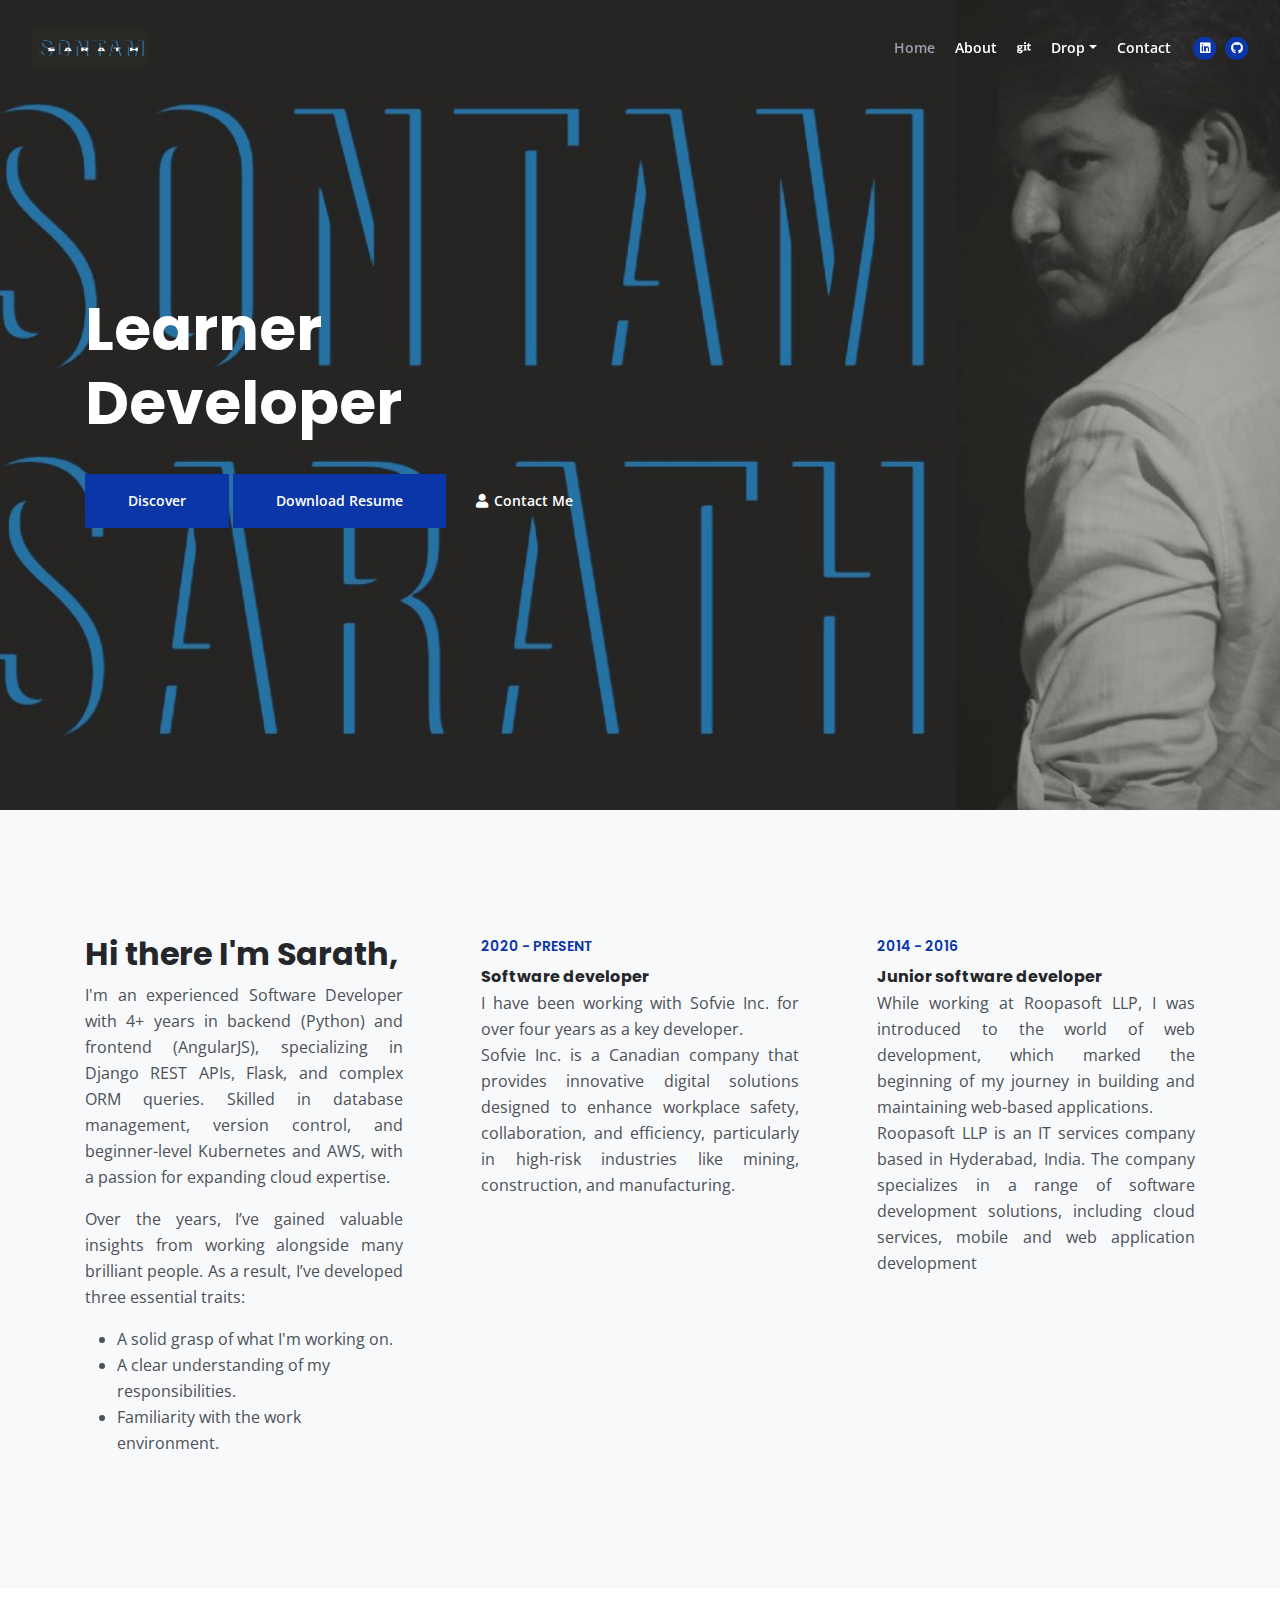
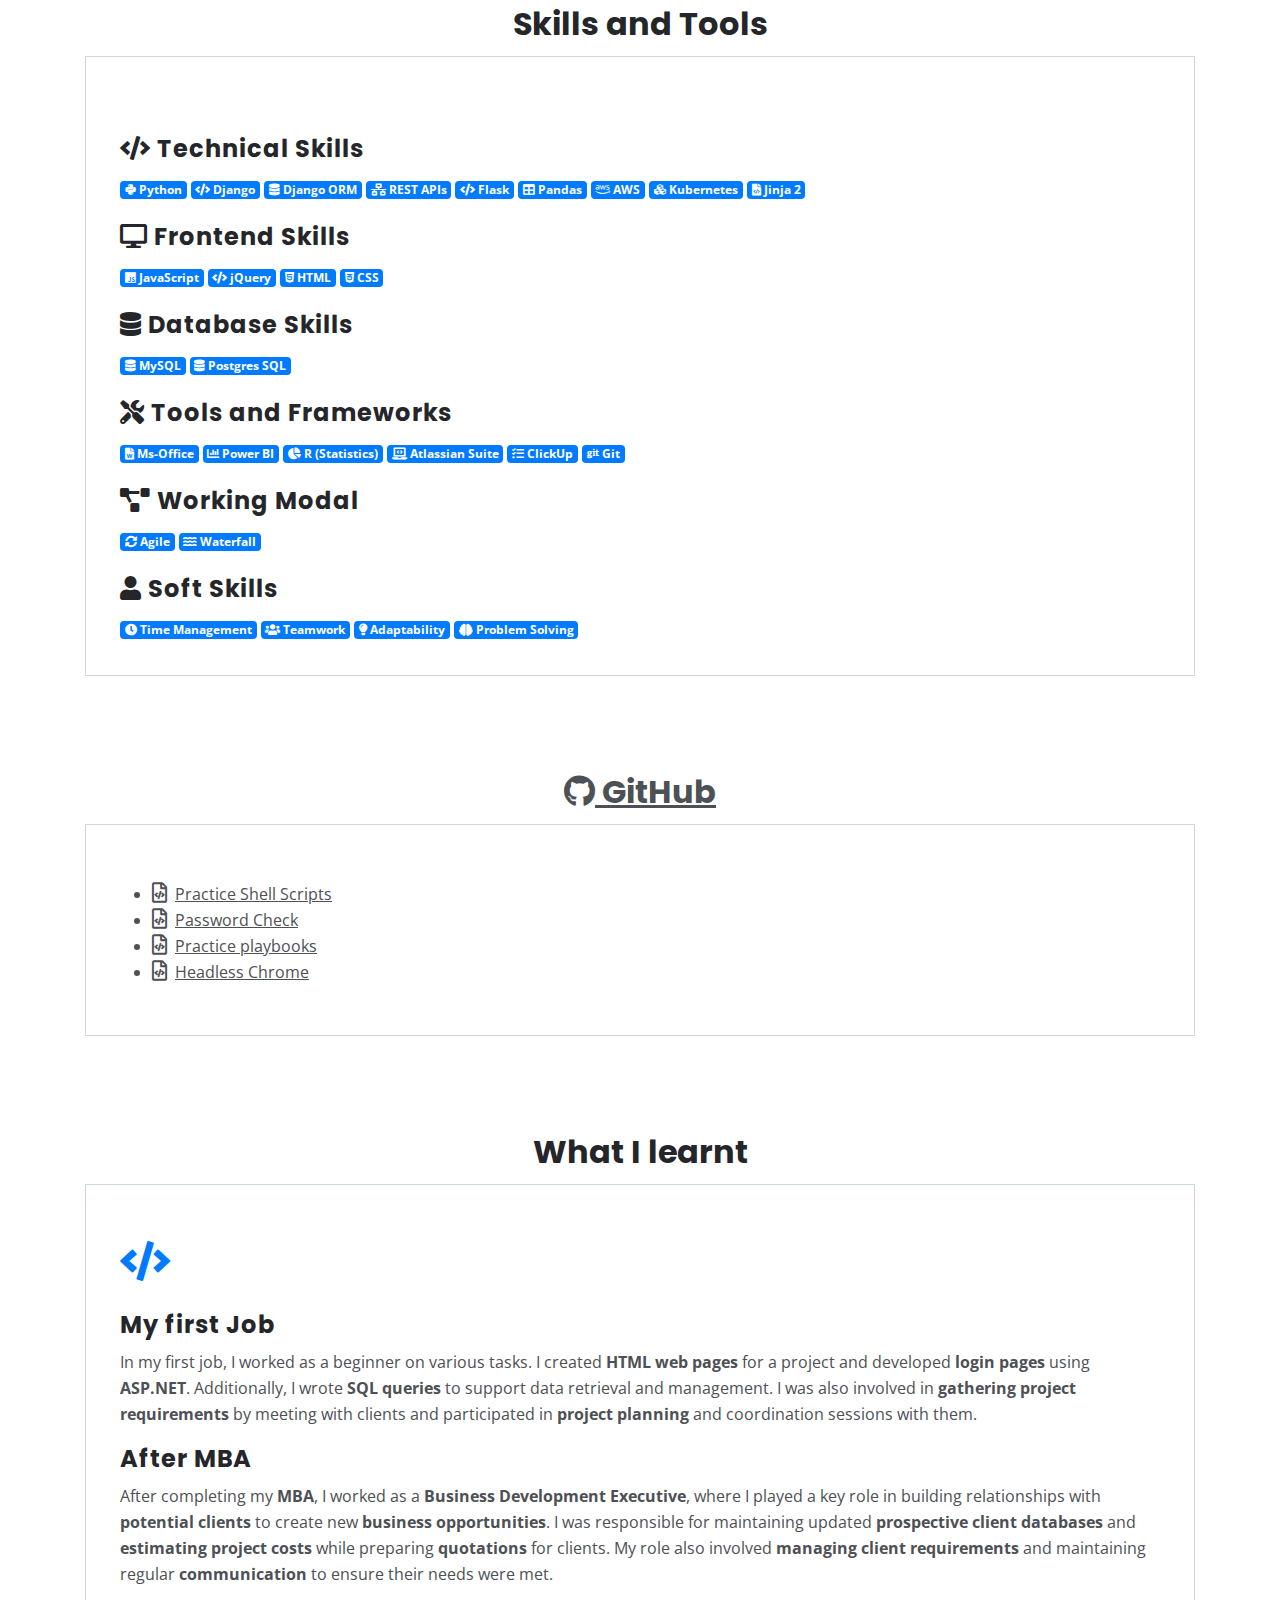
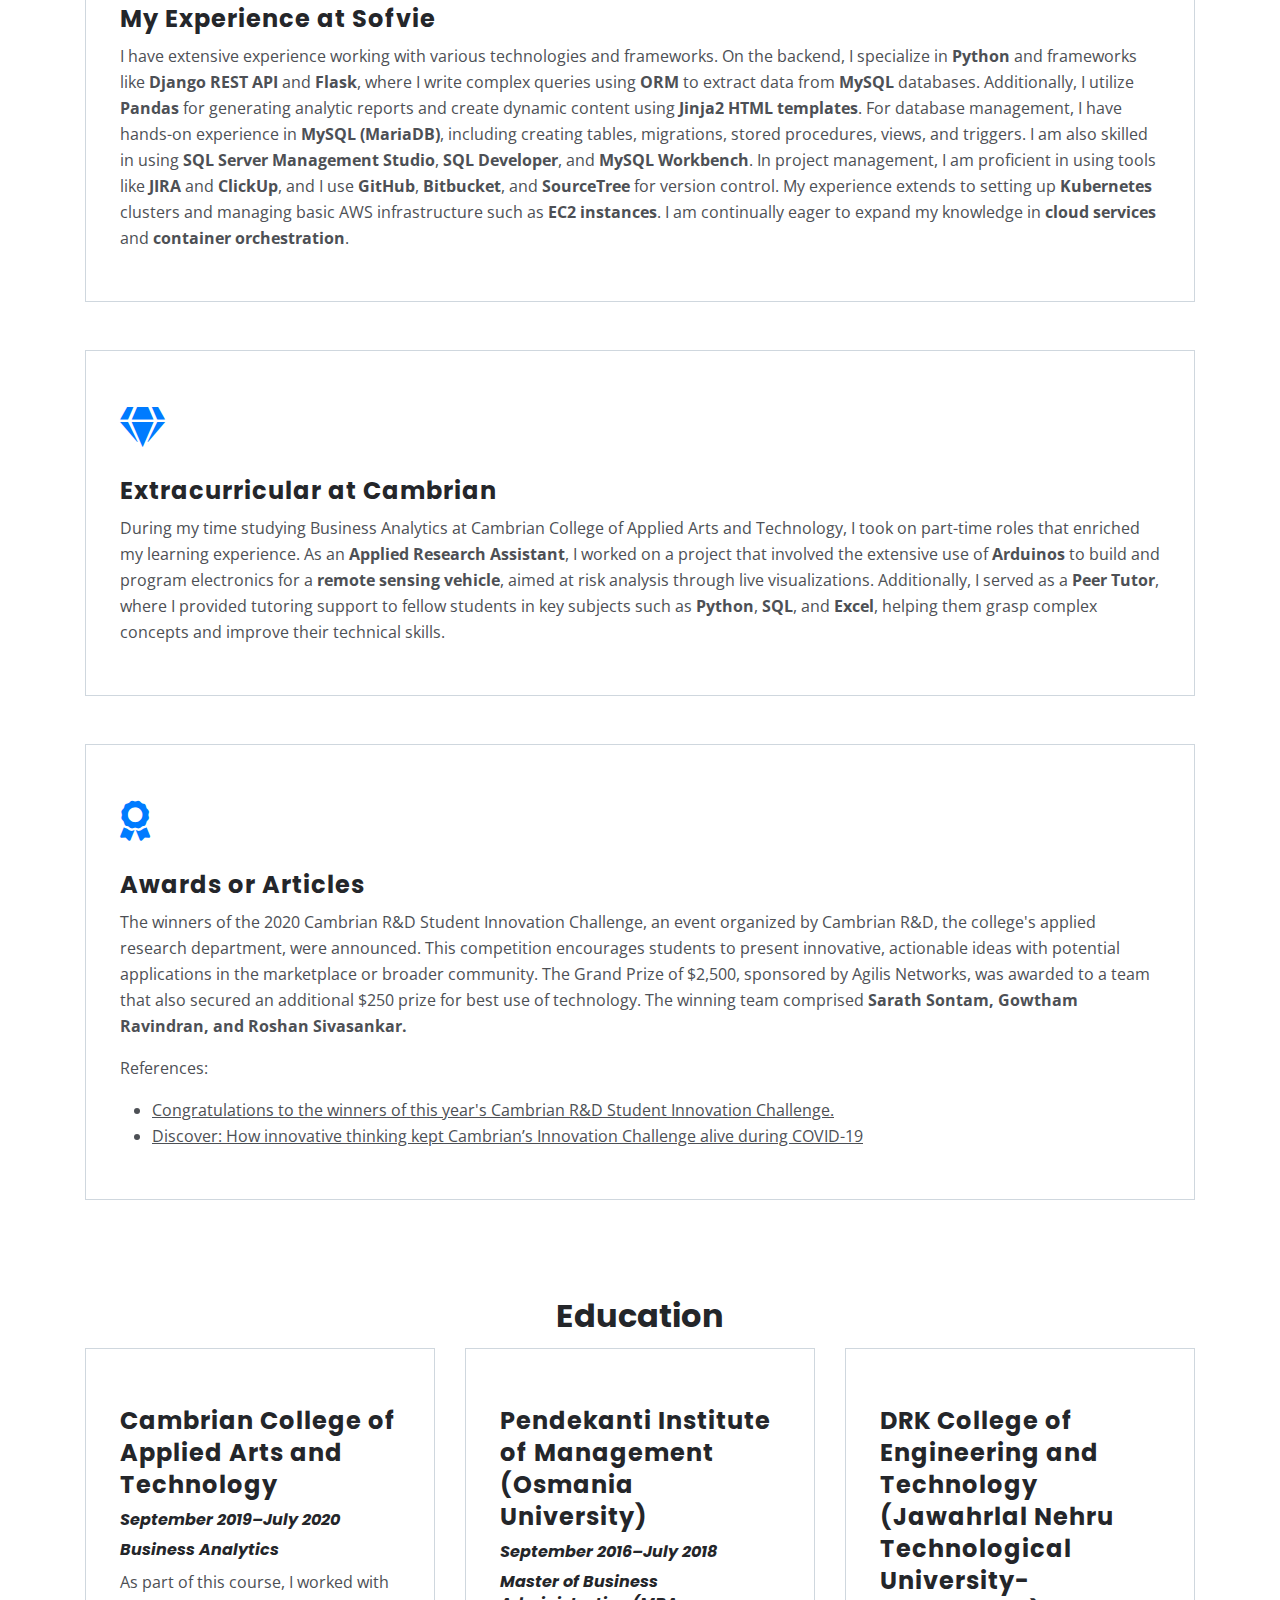
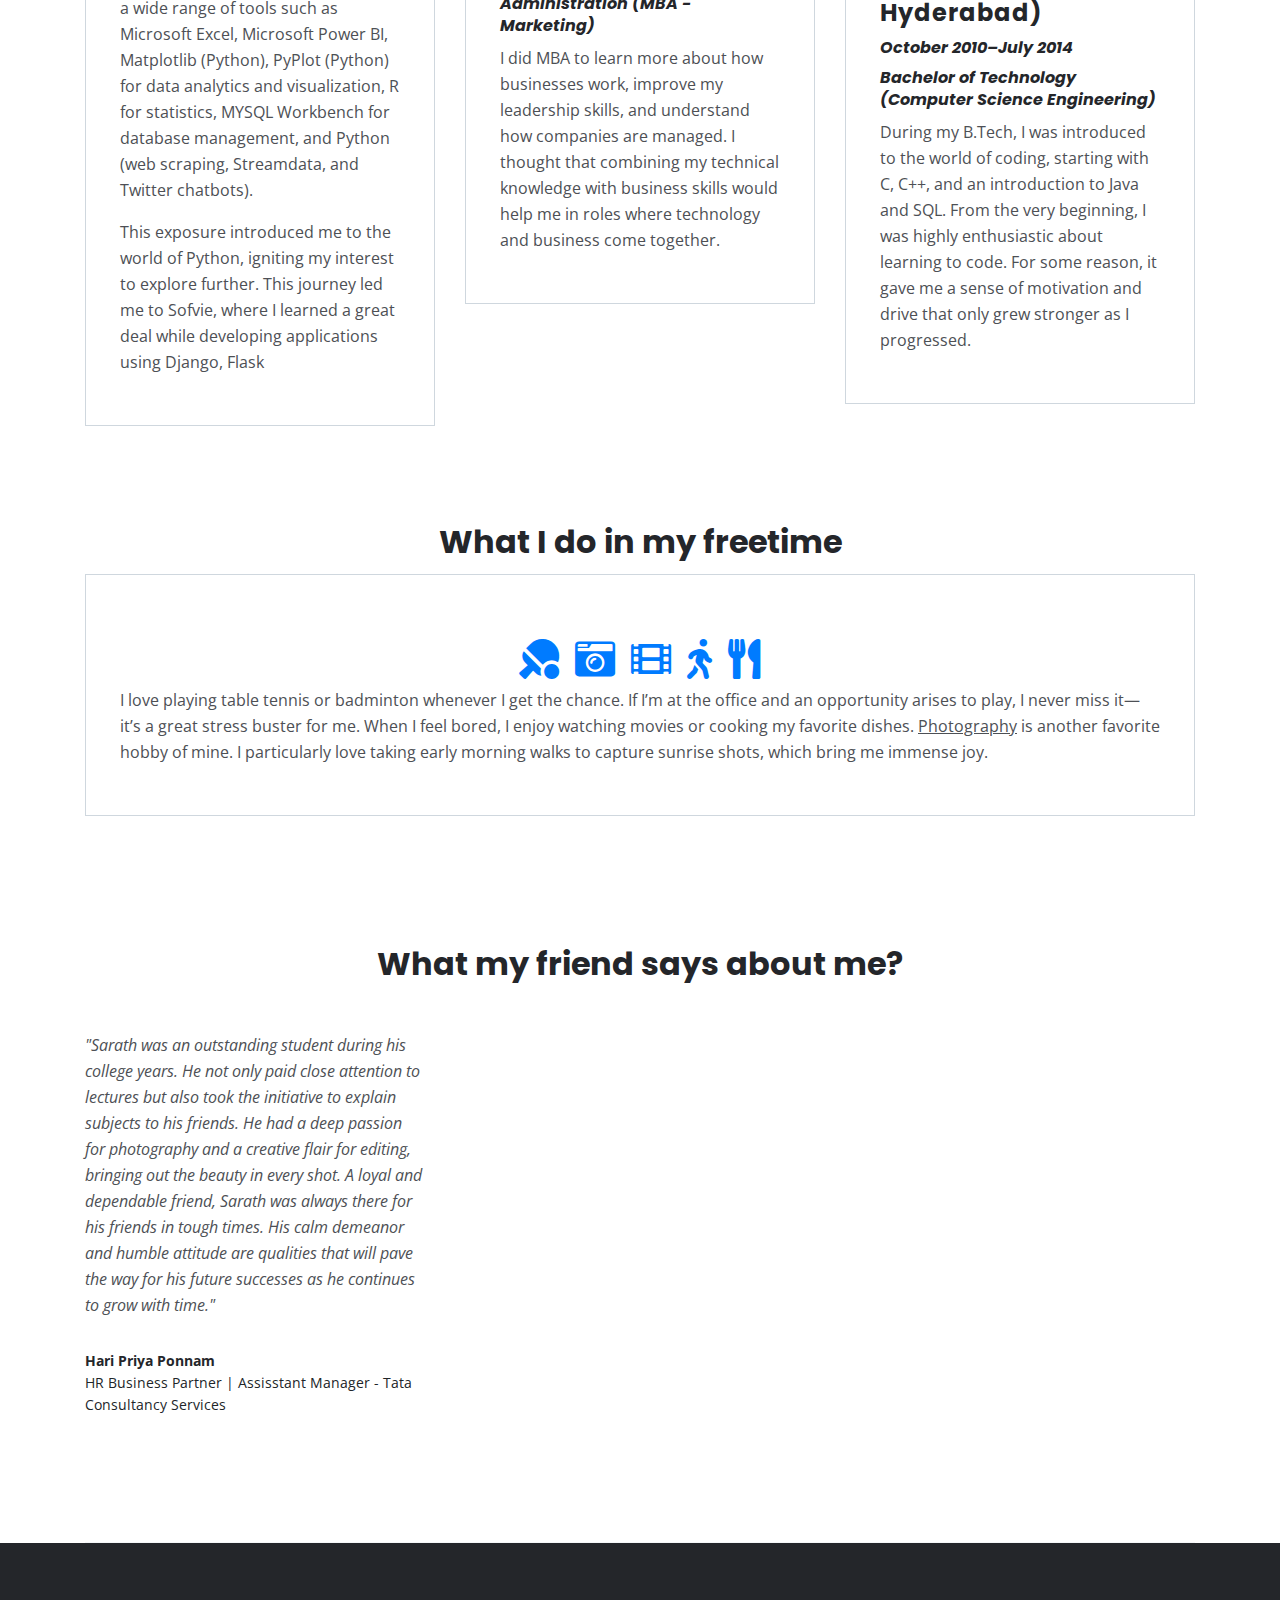
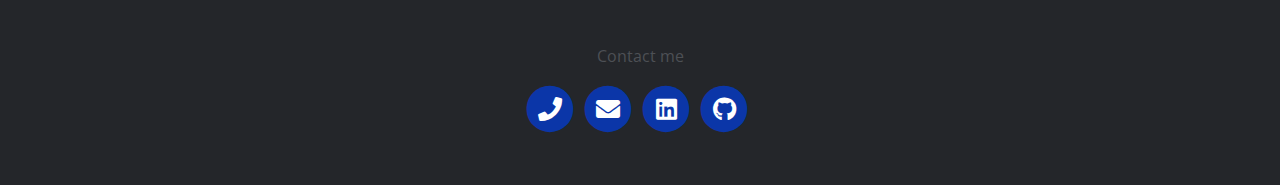
<file: index.html>
<!DOCTYPE html>
<html lang="en">
<head>
    <meta charset="utf-8">
    <meta name="viewport" content="width=device-width, initial-scale=1, shrink-to-fit=no">
    
    <!-- SEO Meta Tags -->
    <meta name="description" content="Your description">
    <meta name="author" content="Your name">

    <!-- OG Meta Tags to improve the way the post looks when you share the page on Facebook, Twitter, LinkedIn -->
	<meta property="og:site_name" content="" /> <!-- website name -->
	<meta property="og:site" content="" /> <!-- website link -->
	<meta property="og:title" content=""/> <!-- title shown in the actual shared post -->
	<meta property="og:description" content="" /> <!-- description shown in the actual shared post -->
	<meta property="og:image" content="" /> <!-- image link, make sure it's jpg -->
	<meta property="og:url" content="" /> <!-- where do you want your post to link to -->
	<meta name="twitter:card" content="summary_large_image"> <!-- to have large image post format in Twitter -->

    <!-- Webpage Title -->
    <title>Sarath Sontam</title>
    
    <!-- Styles -->
    <link rel="preconnect" href="https://fonts.gstatic.com">
    <link href="https://fonts.googleapis.com/css2?family=Open+Sans:ital,wght@0,400;0,600;0,700;1,400&family=Poppins:wght@600&display=swap" rel="stylesheet">
    <!-- Bootstrap CSS -->
    <link href="https://cdn.jsdelivr.net/npm/bootstrap@5.3.0/dist/css/bootstrap.min.css" rel="stylesheet">
    <!-- Font Awesome -->
    <link href="https://cdnjs.cloudflare.com/ajax/libs/font-awesome/6.0.0/css/all.min.css" rel="stylesheet">
    <link href="css/bootstrap.css" rel="stylesheet">
    <link href="css/fontawesome-all.css" rel="stylesheet">
	<link href="css/styles.css" rel="stylesheet">
	
	<!-- Favicon  -->
    <link rel="icon" href="images/favicon.png">
</head>
<body data-spy="scroll" data-target=".fixed-top">
    
    <!-- Navigation -->
    <nav class="navbar navbar-expand-lg fixed-top navbar-dark">
        <div class="container">
            
            <!-- Image Logo -->
            <a class="navbar-brand logo-image" href="index.html"><img src="images/sarath-logo-icon.png" alt="alternative"></a>  

            <!-- Text Logo - Use this if you don't have a graphic logo -->
            <!-- <a class="navbar-brand logo-text page-scroll" href="index.html">Sarath</a> -->

            <button class="navbar-toggler p-0 border-0" type="button" data-toggle="offcanvas">
                <span class="navbar-toggler-icon"></span>
            </button>

            <div class="navbar-collapse offcanvas-collapse" id="navbarsExampleDefault">
                <ul class="navbar-nav ml-auto">
                    <li class="nav-item">
                        <a class="nav-link page-scroll" href="#header">Home <span class="sr-only">(current)</span></a>
                    </li>
                    <li class="nav-item">
                        <a class="nav-link page-scroll" href="#about">About</a>
                    </li>                      
                    <li class="nav-item">
                        <a class="nav-link page-scroll" href="#github"><i class="fab fa-git"></i></a>
                    </li>
                    <li class="nav-item dropdown">
                        <a class="nav-link dropdown-toggle" href="#" id="dropdown01" data-toggle="dropdown" aria-haspopup="true" aria-expanded="false">Drop</a>
                        <div class="dropdown-menu" aria-labelledby="dropdown01">
                            <a class="dropdown-item page-scroll" href="devops_class.html">DevOps Class</a>
                            <div class="dropdown-divider"></div>
                            <a class="dropdown-item page-scroll" href="aws_class.html">AWS Class</a>
                            <div class="dropdown-divider"></div>
                            <a class="dropdown-item page-scroll" href="photos.html">Photos</a>
                            <div class="dropdown-divider"></div>
                            <a class="dropdown-item page-scroll" href="#">Projects</a>

                            
                        </div>
                    </li>
                    <li class="nav-item">
                        <a class="nav-link page-scroll" href="#contact">Contact</a>
                    </li>
                </ul>
                <span class="nav-item social-icons">
                    <!-- <span class="fa-stack">
                        <a href="#your-link">
                            <i class="fas fa-circle fa-stack-2x"></i>
                            <i class="fab fa-facebook-f fa-stack-1x"></i>
                        </a>
                    </span> -->
                    <!-- <span class="fa-stack">
                        <a target="_blank" href="https://www.instagram.com/sontamsarath/">
                            <i class="fas fa-circle fa-stack-2x"></i>
                            <i class="fab fa-instagram fa-stack-1x"></i>
                        </a>
                    </span> -->
                    <span class="fa-stack">
                        <a target="_blank" href="https://www.linkedin.com/in/sontamsarath/">
                            <i class="fas fa-circle fa-stack-2x"></i>
                            <i class="fab fa-linkedin fa-stack-1x"></i>
                        </a>
                    </span>
                    <span class="fa-stack">
                        <a target="_blank" href="https://github.com/orgs/sontam-sarath/repositories" title="sontamsarath">
                            <i class="fas fa-circle fa-stack-2x"></i>
                            <i class="fab fa-github fa-stack-1x"></i>
                        </a>
                    </span>
                </span>
            </div> <!-- end of navbar-collapse -->
        </div> <!-- end of container -->
    </nav> <!-- end of navbar -->
    <!-- end of navigation -->


    <!-- Header -->
    <header id="header" class="header">
        <div class="container">
            <div class="row">
                <div class="col-lg-6">
                    <div class="text-container">
                        <h1 class="h1-large">Learner Developer</h1>
                        <a class="btn-solid-lg page-scroll" href="#about">Discover</a>
                        <a class="btn-solid-lg page-scroll" target="_blank" href="files/sarath_sontam.pdf">Download Resume</a>
                        <a class="btn-outline-lg page-scroll" href="#contact"><i class="fas fa-user"></i>Contact Me</a>
                    </div> <!-- end of text-container -->
                </div> <!-- end of col -->
            </div> <!-- end of row -->
        </div> <!-- end of container -->
    </header> <!-- end of header -->
    <!-- end of header -->


    <!-- About-->
    <div id="about" class="basic-1 bg-gray">
        <div class="container">
            <div class="row">
                <div class="col-lg-4">
                    <div class="text-container first">
                        <h2>Hi there I'm Sarath,</h2>
                        <p class="justified-text">I'm an experienced Software Developer with 4+ years in backend (Python) and frontend (AngularJS), specializing in Django REST
                            APIs, Flask, and complex ORM queries. Skilled in database management, version control, and beginner-level Kubernetes and
                            AWS, with a passion for expanding cloud expertise.
                        </p>
                        <p class="justified-text">
                            Over the years, I’ve gained valuable insights from working alongside many brilliant people. As a result, I’ve developed three essential traits:
                            <ul>
                                <li>A solid grasp of what I'm working on.</li>
                                <li>A clear understanding of my responsibilities.</li>
                                <li>Familiarity with the work environment.</li>
                            </ul>
                        </p>
                    </div> <!-- end of text-container -->
                </div> <!-- end of col -->
                <div class="col-lg-4">
                    <div class="text-container second">
                        <div class="time">2020 - PRESENT</div>
                        <h6>Software developer</h6>
                        <p class="justified-text">I have been working with Sofvie Inc. for over four years as a key developer.
                            <br>
                            Sofvie Inc. is a Canadian company that provides innovative digital solutions designed to enhance workplace safety,
                            collaboration, and efficiency, particularly in high-risk industries like mining, construction, and manufacturing.
                        </p>                        
                    </div> <!-- end of text-container -->
                </div> <!-- end of col -->
                <!-- <div class="col-lg-4"> -->
                    <!-- <div class="text-container third">       
                        <div class="time">2019 - 2020</div>
                        <h6>Business Analytics Student</h6>
                        <p>I studied Business Analytics at Cambrian College of Applied Arts and Technology, where I developed a strong
                            foundation
                            in Python, primarily for creating data dashboards using tools like Power BI and Tableau. After graduating, I
                            had the opportunity to join
                            Sofvie Inc. as a developer, which allowed me to further apply and expand my skills.</p>
                    </div>  -->
                    <!-- end of text-container -->
                <!-- </div> end of col -->
                <div class="col-lg-4">
                    <div class="text-container third">
                        <div class="time">2014 - 2016</div>
                        <h6>Junior software developer</h6>
                        <p class="justified-text">
                            While working at Roopasoft LLP, I was introduced to the world of web development, which marked the beginning of my
                            journey in building and maintaining web-based applications.
                            <br>
                            Roopasoft LLP is an IT services company based in Hyderabad, India. The company specializes in a range of software
                            development solutions, including cloud services, mobile and web application development
                        </p>                        
                    </div> <!-- end of text-container -->
                </div> <!-- end of col -->
            </div> <!-- end of row -->
        </div> <!-- end of container -->
    </div> <!-- end of basic-1 -->
    <!-- end of about -->

    <!-- skills -->
    <div class="basic-2" id="skills">
        <div class="container">
            <div class="row">
                <div class="col-lg-12">
                    <h2 class="h2-heading">Skills and Tools</h2>
                </div> <!-- end of col -->
            </div> <!-- end of row -->
            <div class="row">
                <div class="col-lg-12">
                    <div class="text-box">
                        <!-- Technical Skills -->
                        <div class="skill-category">
                            <h4><i class="fas fa-code"></i> Technical Skills</h4>
                            <div>
                                <span class="badge bg-primary"><i class="fab fa-python"></i> Python</span>
                                <span class="badge bg-primary"><i class="fas fa-code"></i> Django</span>
                                <span class="badge bg-primary"><i class="fas fa-database"></i> Django ORM</span>
                                <span class="badge bg-primary"><i class="fas fa-network-wired"></i> REST APIs</span>
                                <span class="badge bg-primary"><i class="fas fa-code"></i> Flask</span>
                                <span class="badge bg-primary"><i class="fas fa-table"></i> Pandas</span>
                                <span class="badge bg-primary"><i class="fab fa-aws"></i> AWS</span>
                                <span class="badge bg-primary"><i class="fas fa-cubes"></i> Kubernetes</span>
                                <span class="badge bg-primary"><i class="fas fa-file-code"></i> Jinja 2</span>
                            </div>
                        </div>
    
                        <!-- Frontend Skills -->
                        <div class="skill-category">
                            <h4><i class="fas fa-desktop"></i> Frontend Skills</h4>
                            <div>
                                <span class="badge bg-primary"><i class="fab fa-js"></i> JavaScript</span>
                                <span class="badge bg-primary"><i class="fas fa-code"></i> jQuery</span>
                                <span class="badge bg-primary"><i class="fab fa-html5"></i> HTML</span>
                                <span class="badge bg-primary"><i class="fab fa-css3-alt"></i> CSS</span>
                            </div>
                        </div>
    
                        <!-- Database Skills -->
                        <div class="skill-category">
                            <h4><i class="fas fa-database"></i> Database Skills</h4>
                            <div>
                                <span class="badge bg-primary"><i class="fas fa-database"></i> MySQL</span>
                                <span class="badge bg-primary"><i class="fas fa-database"></i> Postgres SQL</span>
                            </div>
                        </div>
    
                        <!-- Tools and Frameworks -->
                        <div class="skill-category">
                            <h4><i class="fas fa-tools"></i> Tools and Frameworks</h4>
                            <div>
                                <span class="badge bg-primary"><i class="fas fa-file-word"></i> Ms-Office </span>
                                <span class="badge bg-primary"><i class="fas fa-chart-bar"></i> Power BI </span>
                                <span class="badge bg-primary"><i class="fas fa-chart-pie"></i> R (Statistics)</span>
                                <span class="badge bg-primary"><i class="fas fa-laptop-code"></i> Atlassian Suite</span>
                                <span class="badge bg-primary"><i class="fas fa-tasks"></i> ClickUp</span>
                                <span class="badge bg-primary"><i class="fab fa-git"></i> Git</span>
                            </div>
                        </div>
    
                        <!-- Working Modal -->
                        <div class="skill-category">
                            <h4><i class="fas fa-project-diagram"></i> Working Modal</h4>
                            <div>
                                <span class="badge bg-primary"><i class="fas fa-sync-alt"></i> Agile</span>
                                <span class="badge bg-primary"><i class="fas fa-water"></i> Waterfall</span>
                            </div>
                        </div>
    
                        <!-- Soft Skills -->
                        <div class="skill-category">
                            <h4><i class="fas fa-user"></i> Soft Skills</h4>
                            <div>
                                <span class="badge bg-primary"><i class="fas fa-clock"></i> Time Management</span>
                                <span class="badge bg-primary"><i class="fas fa-users"></i> Teamwork</span>
                                <span class="badge bg-primary"><i class="fas fa-lightbulb"></i> Adaptability</span>
                                <span class="badge bg-primary"><i class="fas fa-brain"></i> Problem Solving</span>
                            </div>
                        </div>
    
    
                    </div>
    
                </div>
    
            </div>
    
        </div>
    
    </div>
    <!-- end of skills -->

    <!-- github -->
    <div id="github" class="basic-2">
        <div class="container">
            <div class="row">
                <div class="col-lg-12">
    
                    <h2 class="h2-heading"><a target="_blank" href="https://github.com/orgs/sontam-sarath/repositories" title="sontam sarath git hub">
                        <i class="fab fa-github"></i> GitHub</a></h2>
                </div> <!-- end of col -->
            </div> <!-- end of row -->
            <div class="row">
                <div class="col-lg-12">
                    <div class="text-box">
                        <ul>
                            <li><a target="_blank" href="https://github.com/sontam-sarath/shell_scripts.git"
                                    title="practice shell scripts">
                                    <i class=" mr-2 far fa-file-code" style="font-size: 20px;"></i>Practice Shell
                                    Scripts</a></li>
                            <li><a target="_blank" href="https://github.com/sontam-sarath/passwordCheck.git"
                                    title="Password check">
                                    <i class=" mr-2 far fa-file-code" style="font-size: 20px;"></i>Password Check</a></li>
                            <li><a target="_blank" href="https://github.com/sontam-sarath/practice-playbooks.git" title="Practice playbooks">
                                <i class=" mr-2 far fa-file-code" style="font-size: 20px;"></i>Practice playbooks</a></li>
                            <li><a target="_blank" href="https://github.com/sontam-sarath/headless-chrome.git" title="Headless Chrome">
                                    <i class=" mr-2 far fa-file-code" style="font-size: 20px;"></i>Headless Chrome</a></li>
                        </ul>
                    </div> <!-- end of text-box -->
                </div> <!-- end of col -->
            </div> <!-- end of row -->
        </div> <!-- end of container -->
    </div> <!-- end of basic-2 -->
    <!-- end of github -->

    

    <!-- experience -->
    <div id="experience" class="basic-2">
        <div class="container">
            <div class="row">
                <div class="col-lg-12">
                    <h2 class="h2-heading">What I learnt</h2>
                </div> <!-- end of col -->
            </div> <!-- end of row -->
            <div class="row">
                <div class="col-lg-12">
                    <div class="text-box">
                        <i class="fas fa-code my-icons"></i>
                        <h4>My first Job</h4>
                        <p>
                            In my first job, I worked as a beginner on various tasks. I created <strong>HTML web pages</strong> for a project
                            and developed <strong>login pages</strong> using <strong>ASP.NET</strong>. Additionally, I wrote <strong>SQL
                                queries</strong> to support data retrieval and management. I was also involved in <strong>gathering project
                                requirements</strong> by meeting with clients and participated in <strong>project planning</strong> and
                            coordination sessions with them.
                        </p>
                        <h4>After MBA</h4>
                        <p>
                            After completing my <strong>MBA</strong>, I worked as a <strong>Business Development Executive</strong>, where I
                            played a key role in building relationships with <strong>potential clients</strong> to create new <strong>business
                                opportunities</strong>. I was responsible for maintaining updated <strong>prospective client databases</strong>
                            and <strong>estimating project costs</strong> while preparing <strong>quotations</strong> for clients. My role also
                            involved <strong>managing client requirements</strong> and maintaining regular <strong>communication</strong> to
                            ensure their needs were met.
                        </p>
                        <h4>My Experience at Sofvie </h4>
                        <p>
                            I have extensive experience working with various technologies and frameworks. On the backend, I specialize in
                            <strong>Python</strong> and frameworks like <strong>Django REST API</strong> and <strong>Flask</strong>, where I
                            write complex queries using <strong>ORM</strong> to extract data from <strong>MySQL</strong> databases.
                            Additionally, I utilize <strong>Pandas</strong> for generating analytic reports and create dynamic content using
                            <strong>Jinja2 HTML templates</strong>. For database management, I have hands-on experience in <strong>MySQL
                                (MariaDB)</strong>, including creating tables, migrations, stored procedures, views, and triggers. I am also
                            skilled in using <strong>SQL Server Management Studio</strong>, <strong>SQL Developer</strong>, and <strong>MySQL
                                Workbench</strong>. In project management, I am proficient in using tools like <strong>JIRA</strong> and
                            <strong>ClickUp</strong>, and I use <strong>GitHub</strong>, <strong>Bitbucket</strong>, and
                            <strong>SourceTree</strong> for version control. My experience extends to setting up <strong>Kubernetes</strong>
                            clusters and managing basic AWS infrastructure such as <strong>EC2 instances</strong>. I am continually eager to
                            expand my knowledge in <strong>cloud services</strong> and <strong>container orchestration</strong>.
                        </p>

                        
                        



                    </div> <!-- end of text-box -->
                </div> <!-- end of col -->
                <div class="col-lg-12">
                    <div class="text-box">
                        <i class="fas fa-gem my-icons"></i>
                        <h4>Extracurricular at Cambrian</h4>
                        <p>
                            During my time studying Business Analytics at Cambrian College of Applied Arts and Technology, I took on part-time
                            roles that enriched my learning experience. As an <strong>Applied Research Assistant</strong>, I worked on a
                            project that involved the extensive use of <strong>Arduinos</strong> to build and program electronics for a
                            <strong>remote sensing vehicle</strong>, aimed at risk analysis through live visualizations. Additionally, I served
                            as a <strong>Peer Tutor</strong>, where I provided tutoring support to fellow students in key subjects such as
                            <strong>Python</strong>, <strong>SQL</strong>, and <strong>Excel</strong>, helping them grasp complex concepts and
                            improve their technical skills.
                        </p>
                    </div> <!-- end of text-box -->
                </div> <!-- end of col --> 
                
                <div class="col-lg-12">
                    <div class="text-box">
                        <i class="fas fa-award my-icons"></i>
                        <h4>Awards or Articles</h4>                       

                        <p>
                            The winners of the 2020 Cambrian R&D Student Innovation Challenge, an event organized by Cambrian R&D, the college's
                            applied research department, were announced. This competition encourages students to present innovative, actionable
                            ideas with potential applications in the marketplace or broader community. The Grand Prize of $2,500, sponsored by
                            Agilis Networks, was awarded to a team that also secured an additional $250 prize for best use of technology. The
                            winning team comprised <strong> Sarath Sontam, Gowtham Ravindran, and Roshan Sivasankar. </strong>
                        </p>
                        <P>
                            References: 
                            <ul>
                                <li><a target="_blank"
                                    href="https://www.linkedin.com/posts/cambrian-college_congratulations-to-the-winners-of-this-years-activity-6663141152851656704-6fMR?utm_source=share&utm_medium=member_desktop">Congratulations
                                    to the winners of this year's Cambrian R&D Student Innovation Challenge.</a></li>
                                <li><a target="_blank"
                                    href="https://www.sudbury.com/discover/discover-how-innovative-thinking-kept-cambrians-innovation-challenge-alive-during-covid-19-2421106">Discover:
                                    How innovative thinking kept Cambrian’s Innovation Challenge alive during COVID-19</a></li>
                            </ul>
                            
                            
                        </P>                        
                    </div> <!-- end of text-box -->
                </div> <!-- end of col -->
            </div> <!-- end of row -->
        </div> <!-- end of container -->
    </div> <!-- end of basic-2 -->
    <!-- end of experience -->

    


    <!-- education -->
    <div id="education" class="basic-2">
        <div class="container">
            <div class="row">
                <div class="col-lg-12">
                    <h2 class="h2-heading">Education</h2>                    
                </div> <!-- end of col -->
            </div> <!-- end of row -->
            <div class="row">
                <div class="col-lg-4">
                    <div class="text-box">
                        <!-- <i class="far fa-gem"></i> -->
                        <h4>Cambrian College of Applied Arts and Technology</h4>
                        <h6><i>September 2019–July 2020</i></h6>
                        <h6><i>Business Analytics</i></h4>
                        <p>As part of this course, I worked with a wide range of tools such as Microsoft Excel, Microsoft Power BI, Matplotlib
                        (Python), PyPlot (Python) for data analytics and visualization, R for statistics, MYSQL Workbench for database
                        management, and Python (web scraping, Streamdata, and Twitter chatbots).</p>
                        <p>This exposure introduced me to the world of
                        Python, igniting my interest to explore further. This journey led me to Sofvie, where I learned a great deal while
                        developing applications using Django, Flask</p>
                    </div> <!-- end of text-box -->
                </div> <!-- end of col -->
                <div class="col-lg-4">
                    <div class="text-box">
                        <!-- <i class="fas fa-code"></i> -->
                        <h4>Pendekanti Institute of Management (Osmania University)</h4>
                        <h6><i>September 2016–July 2018</i></h6>
                        <h6><i>Master of Business Administration (MBA - Marketing)</i></h4>
                        <p>I did MBA to learn more about how businesses work, improve my leadership skills, and understand how companies are
                        managed. I thought that combining my technical knowledge with business skills would help me in roles where technology
                        and business come together.</p>
                    </div> <!-- end of text-box -->
                </div> <!-- end of col -->
                <div class="col-lg-4">
                    <div class="text-box">
                        <!-- <i class="fas fa-tv"></i> -->
                        <h4>DRK College of Engineering and Technology (Jawahrlal Nehru Technological University-Hyderabad)</h4>
                        <h6><i>October 2010–July 2014</i></h6>
                        <h6><i>Bachelor of Technology (Computer Science Engineering)</i></h6>
                        <p>
                            During my B.Tech, I was introduced to the world of coding, starting with C, C++, and an introduction to Java and SQL.
                            From the very beginning, I was highly enthusiastic about learning to code. For some reason, it gave me a sense of
                            motivation and drive that only grew stronger as I progressed.
                        </p>
                    </div> <!-- end of text-box -->
                </div> <!-- end of col -->
            </div> <!-- end of row -->
        </div> <!-- end of container -->
    </div> <!-- end of basic-2 -->
    <!-- end of education -->

    

    <!-- hobbies -->
    <div id="hobbies" class="basic-2">
        <div class="container">
            <div class="row">
                <div class="col-lg-12">
                    <h2 class="h2-heading">What I do in my freetime</h2>
                </div> <!-- end of col -->
            </div> <!-- end of row -->
            <div class="row">                
                <div class="col-lg-12">
                    <div class="text-box">
                        <div class="icons-container centered-div ">
                            <i class="my-icons m-2 fas fa-table-tennis"></i>
                            <i class="my-icons m-2 fas fa-camera-retro"></i>
                            <i class="my-icons m-2 fas fa-film"></i>
                            <i class="my-icons m-2 fas fa-walking"></i>
                            <i class="my-icons m-2 fas fa-utensils"></i>                        
                        </div> <!-- end of icons-container -->
                        <p>
                            I love playing table tennis or badminton whenever I get the chance. If I’m at the office and an opportunity arises to
                            play, I never miss it—it’s a great stress buster for me. When I feel bored, I enjoy watching movies or cooking my favorite dishes. <a href="photos.html">Photography</a> is another favorite hobby of mine. I particularly love taking early morning walks to capture sunrise shots, which bring me immense joy.
                        </p>
                                         
                    </div> <!-- end of text-box -->
                </div> <!-- end of col -->
            </div> <!-- end of row -->
        </div> <!-- end of container -->
    </div> <!-- end of basic-2 -->
    <!-- end of hobbies -->

    <!-- Testimonials -->
    <div id-"testinomials" class="cards-1">
        <div class="container">
            <div class="row">
                <div class="col-lg-12">
                    <h2 class="h2-heading">What my friend says about me?</h2>
                </div> <!-- end of col -->
            </div> <!-- end of row -->
            <div class="row">
                <div class="col-lg-12">
                    
                    <!-- Card -->
                    <div class="card">
                        <div class="card-body">
                            <p class="testimonial-text">
                                "Sarath was an outstanding student during his college years. He not only paid close attention to lectures but also took
                                the initiative to explain subjects to his friends.
                                
                                He had a deep passion for photography and a creative flair for editing, bringing out the beauty in every shot.
                                
                                A loyal and dependable friend, Sarath was always there for his friends in tough times. His calm demeanor and humble
                                attitude are qualities that will pave the way for his future successes as he continues to grow with time."
                            </p>
                            <div class="details">
                                <!-- <img src="images/testimonial-1.jpg" alt="alternative"> -->
                                <div class="text">
                                    <div class="testimonial-author">Hari Priya Ponnam</div>
                                    <div class="occupation">HR Business Partner | Assisstant Manager - Tata Consultancy Services</div>
                                </div> <!-- end of text -->
                            </div> <!-- end of testimonial-details -->
                        </div>
                    </div>
                    <!-- end of card -->                    

                </div> <!-- end of col -->
            </div> <!-- end of row -->
        </div> <!-- end of container -->
    </div> <!-- end of cards-1 -->
    <!-- end of testimonials -->


    <!-- Section Divider -->
    <div class="container">
        <div class="row">
            <div class="col-lg-12">
                <hr class="section-divider">
            </div> <!-- end of col -->
        </div> <!-- end of row -->
    </div> <!-- end of container -->
    <!-- end of section divider -->  


    <!-- Footer -->
    <div id="contact" class="footer bg-gray">
        <div class="container">
            <div class="row">
                <div class="col-lg-12">
                    <p>
                        Contact me
                    </p>
                    <div class="social-container">
                        <span class="fa-stack">
                            <a href="tel:+17059219416" title="+1(705)-921-9416">
                                <i class="fas fa-circle fa-stack-2x"></i>
                                <i class="fas fa-phone fa-stack-1x"></i>
                            </a>
                        </span>
                        <span class="fa-stack">
                            <a href="mailto:ssontamwork@gmail.com" title="ssontamwork@gmail.com">
                                <i class="fas fa-circle fa-stack-2x"></i>
                                <i class="fas fa-envelope fa-stack-1x"></i>
                            </a>
                        </span>
                        <span class="fa-stack">
                            <a target="_blank" href="https://www.linkedin.com/in/sontamsarath/" title="sontamsarath">
                                <i class="fas fa-circle fa-stack-2x"></i>
                                <i class="fab fa-linkedin fa-stack-1x"></i>
                            </a>
                        </span>
                        <span class="fa-stack">
                            <a target="_blank" href="https://github.com/orgs/sontam-sarath/repositories" title="sontamsarath">
                                <i class="fas fa-circle fa-stack-2x"></i>
                                <i class="fab fa-github fa-stack-1x"></i>
                            </a>
                        </span>
                    </div> <!-- end of social-container -->
                </div> <!-- end of col -->
            </div> <!-- end of row -->
        </div> <!-- end of container -->
    </div> <!-- end of footer -->  
    <!-- end of footer -->
    	
    <!-- Scripts -->
    <script src="js/jquery.min.js"></script> <!-- jQuery for Bootstrap's JavaScript plugins -->
    <script src="js/bootstrap.min.js"></script> <!-- Bootstrap framework -->
    <script src="js/jquery.easing.min.js"></script> <!-- jQuery Easing for smooth scrolling between anchors -->
    <script src="js/scripts.js"></script> <!-- Custom scripts -->
</body>
</html>
</file>
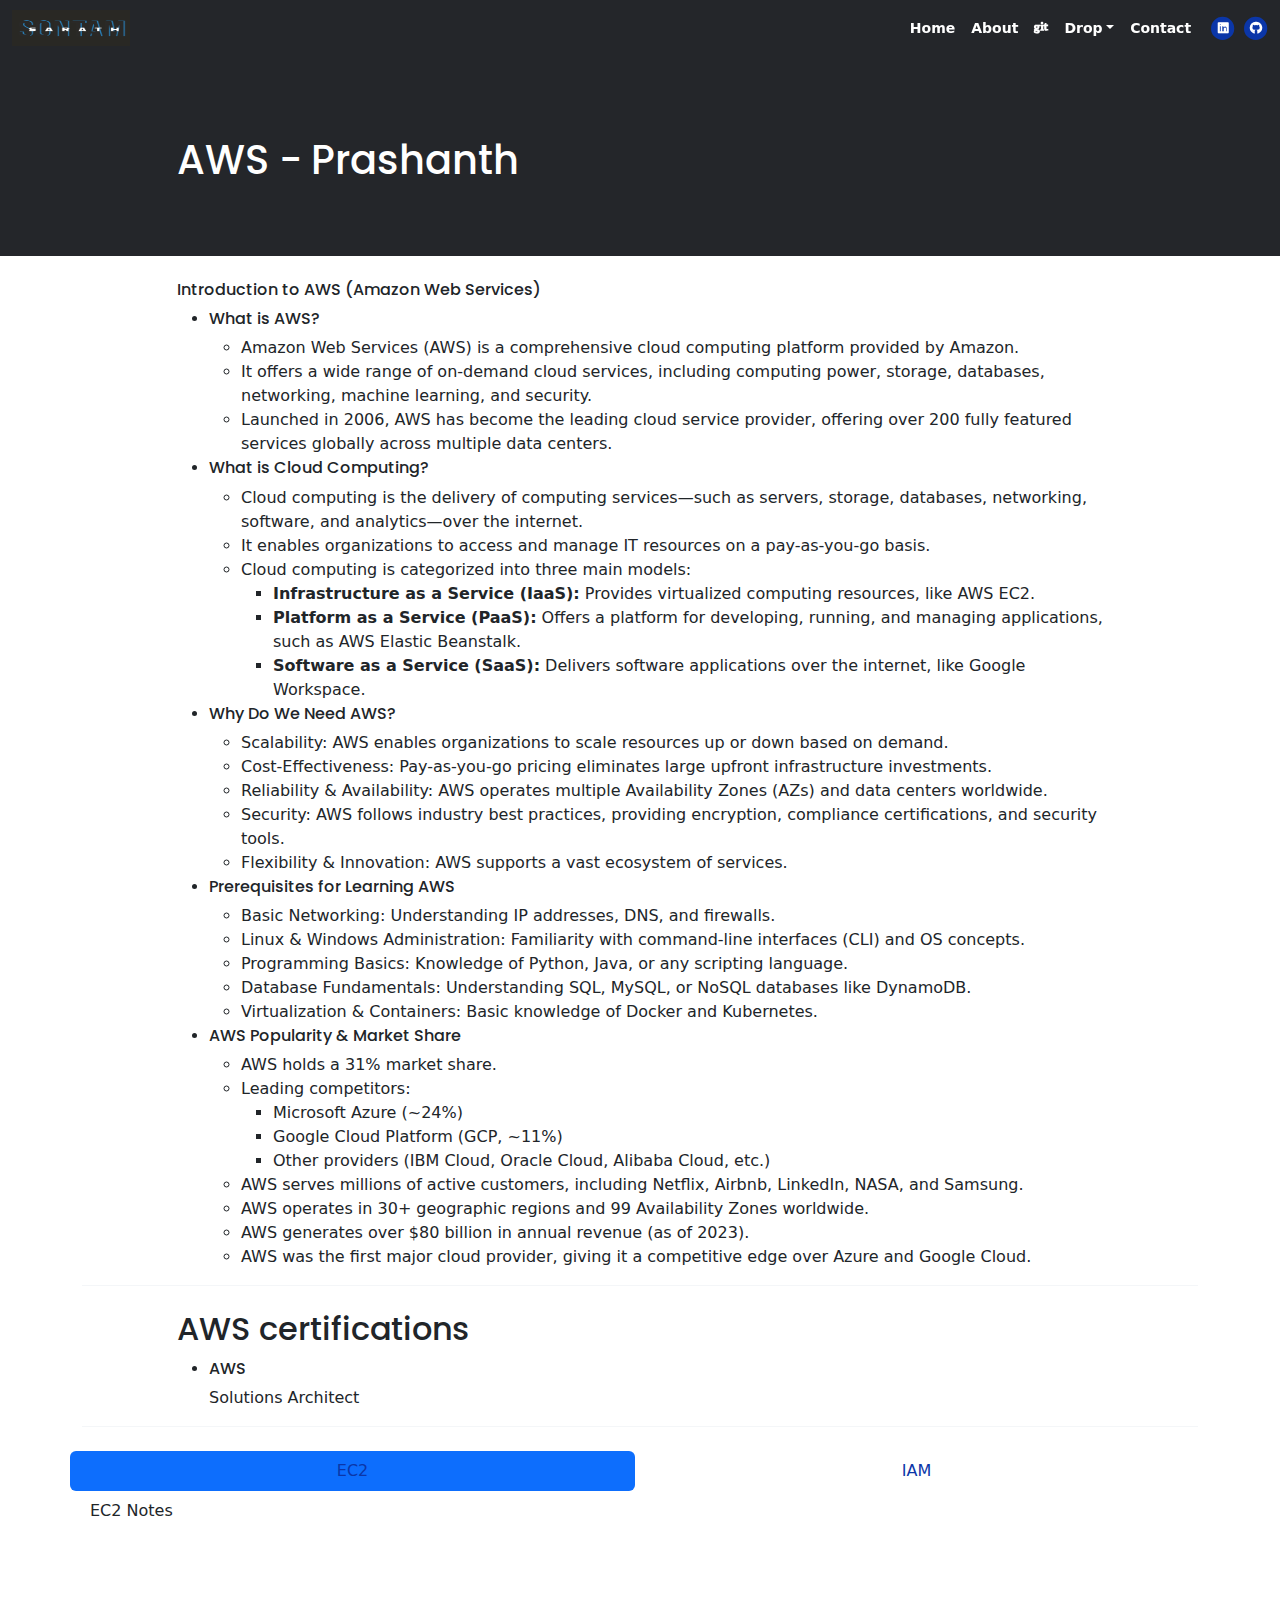
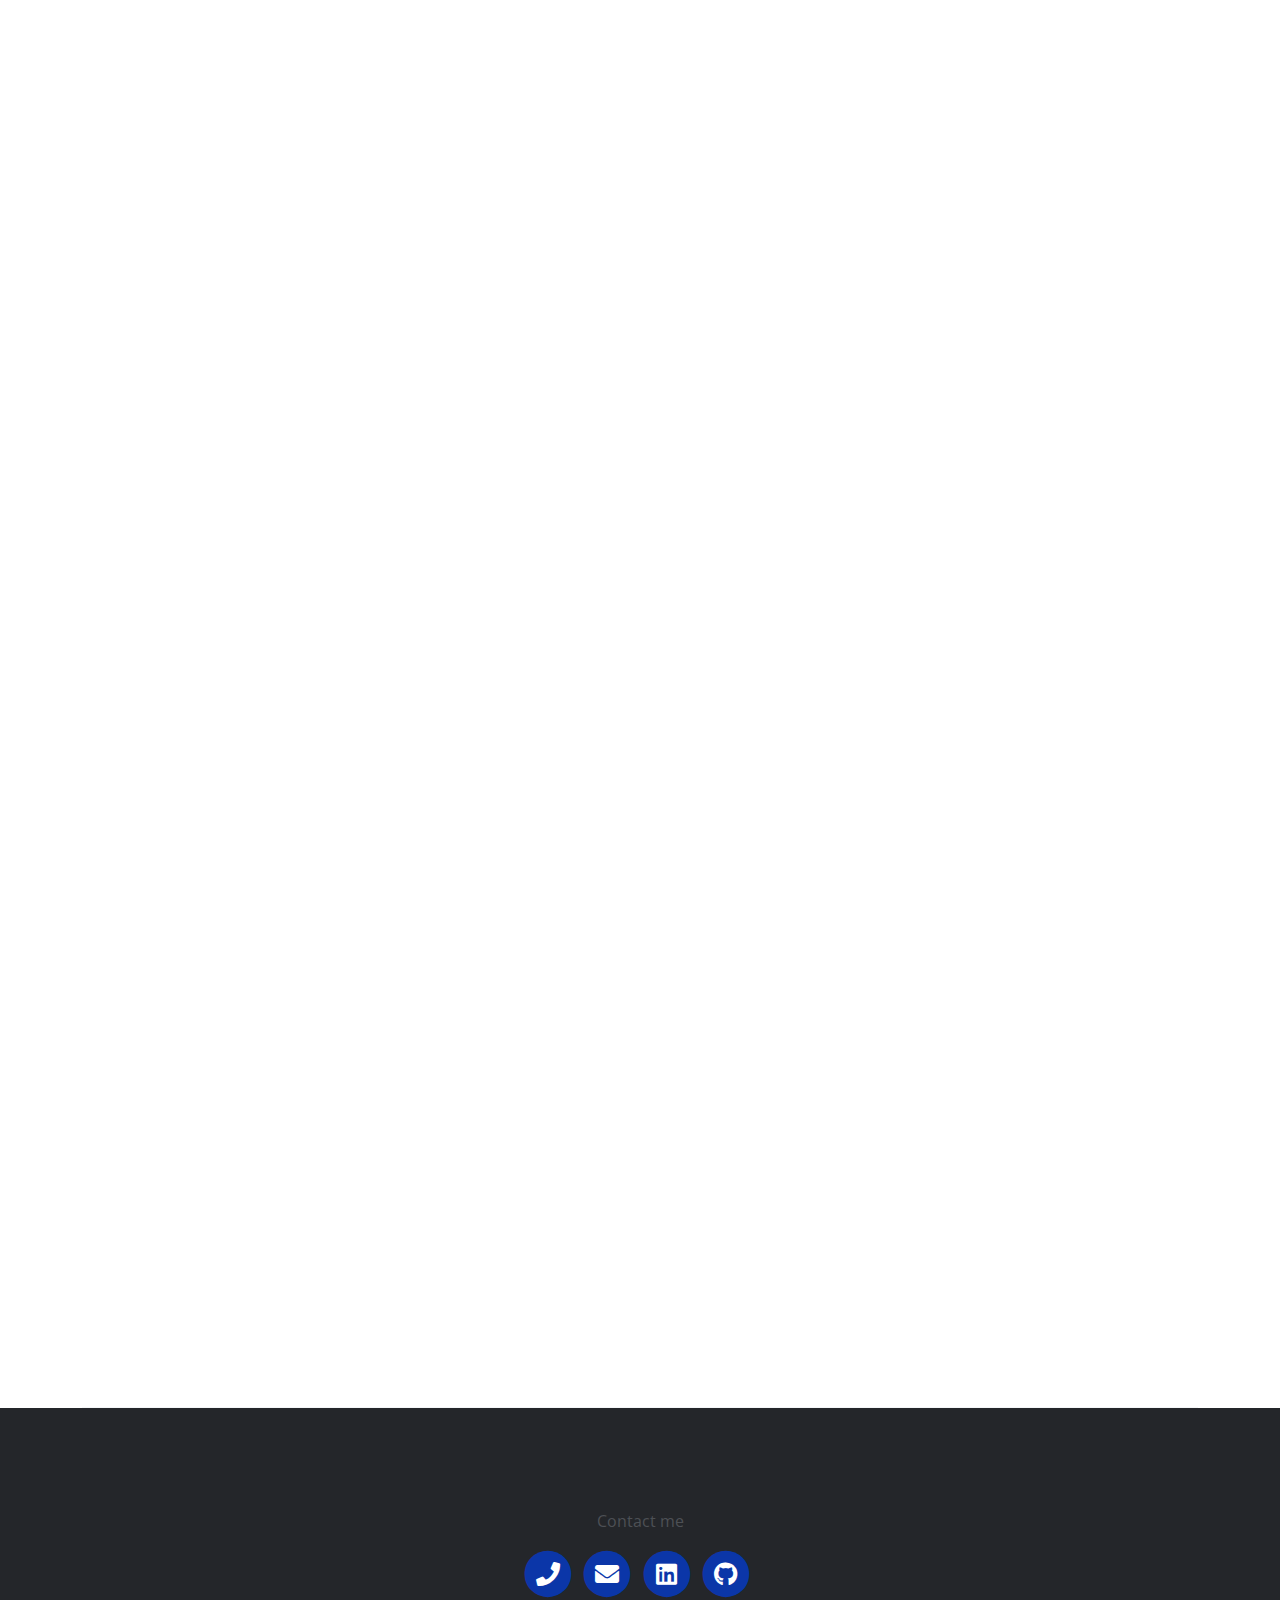
<file: aws_class.html>
<!DOCTYPE html>
<html lang="en">

<head>
    <meta charset="utf-8">
    <meta name="viewport" content="width=device-width, initial-scale=1, shrink-to-fit=no">

    <!-- SEO Meta Tags -->
    <meta name="description" content="Your description">
    <meta name="author" content="Your name">

    <!-- OG Meta Tags to improve the way the post looks when you share the page on Facebook, Twitter, LinkedIn -->
    <meta property="og:site_name" content="" /> <!-- website name -->
    <meta property="og:site" content="" /> <!-- website link -->
    <meta property="og:title" content="" /> <!-- title shown in the actual shared post -->
    <meta property="og:description" content="" /> <!-- description shown in the actual shared post -->
    <meta property="og:image" content="" /> <!-- image link, make sure it's jpg -->
    <meta property="og:url" content="" /> <!-- where do you want your post to link to -->
    <meta name="twitter:card" content="summary_large_image"> <!-- to have large image post format in Twitter -->

    <!-- Webpage Title -->
    <title>Sarath Sontam</title>

    <!-- Styles -->
    <link rel="preconnect" href="https://fonts.gstatic.com">
    <link
        href="https://fonts.googleapis.com/css2?family=Open+Sans:ital,wght@0,400;0,600;0,700;1,400&family=Poppins:wght@600&display=swap"
        rel="stylesheet">
    <link href="css/bootstrap.css" rel="stylesheet">
    <link href="css/fontawesome-all.css" rel="stylesheet">
    <link href="css/styles.css" rel="stylesheet">
    <script src="https://cdn.jsdelivr.net/npm/bootstrap@5.3.0/dist/js/bootstrap.bundle.min.js"></script>
    <link href="https://cdn.jsdelivr.net/npm/bootstrap@5.3.0/dist/css/bootstrap.min.css" rel="stylesheet">


    <!-- Favicon  -->
    <link rel="icon" href="images/favicon.png">
</head>

<body data-spy="scroll" data-target=".fixed-top">

    <!-- Navigation -->
    <nav class="navbar navbar-expand-lg fixed-top navbar-dark">
        <div class="container">

            <!-- Image Logo -->
            <a class="navbar-brand logo-image" href="index.html"><img src="images/sarath-logo-icon.png"
                    alt="alternative"></a>

            <!-- Text Logo - Use this if you don't have a graphic logo -->
            <!-- <a class="navbar-brand logo-text page-scroll" href="index.html">Sarath</a> -->

            <button class="navbar-toggler p-0 border-0" type="button" data-toggle="offcanvas">
                <span class="navbar-toggler-icon"></span>
            </button>

            <div class="navbar-collapse offcanvas-collapse" id="navbarsExampleDefault">
                <ul class="navbar-nav ml-auto">
                    <li class="nav-item">
                        <a class="nav-link page-scroll" href="index.html#header">Home <span
                                class="sr-only">(current)</span></a>
                    </li>
                    <li class="nav-item">
                        <a class="nav-link page-scroll" href="index.html#about">About</a>
                    </li>
                    <li class="nav-item">
                        <a class="nav-link page-scroll" href="#github"><i class="fab fa-git"></i></a>
                    </li>
                    <li class="nav-item dropdown">
                        <a class="nav-link dropdown-toggle" href="#" id="dropdown01" data-toggle="dropdown"
                            aria-haspopup="true" aria-expanded="false">Drop</a>
                        <div class="dropdown-menu" aria-labelledby="dropdown01">
                            <a class="dropdown-item page-scroll" href="devops_class.html">DevOps Class</a>
                            <div class="dropdown-divider"></div>
                            <a class="dropdown-item page-scroll" href="aws_class.html">AWS Class</a>
                            <div class="dropdown-divider"></div>
                            <a class="dropdown-item page-scroll" href="photos.html">Photos</a>
                            <div class="dropdown-divider"></div>
                            <a class="dropdown-item page-scroll" href="#">Projects</a>


                        </div>
                    </li>
                    <li class="nav-item">
                        <a class="nav-link page-scroll" href="#contact">Contact</a>
                    </li>
                </ul>
                <span class="nav-item social-icons">
                    <!-- <span class="fa-stack">
                        <a target="_blank" href="https://www.instagram.com/sontamsarath/">
                            <i class="fas fa-circle fa-stack-2x"></i>
                            <i class="fab fa-instagram fa-stack-1x"></i>
                        </a>
                    </span> -->
                    <span class="fa-stack">
                        <a target="_blank" href="https://www.linkedin.com/in/sontamsarath/">
                            <i class="fas fa-circle fa-stack-2x"></i>
                            <i class="fab fa-linkedin fa-stack-1x"></i>
                        </a>
                    </span>
                    <span class="fa-stack">
                        <a target="_blank" href="https://github.com/orgs/sontam-sarath/repositories"
                            title="sontamsarath">
                            <i class="fas fa-circle fa-stack-2x"></i>
                            <i class="fab fa-github fa-stack-1x"></i>
                        </a>
                    </span>
                </span>
            </div> <!-- end of navbar-collapse -->
        </div> <!-- end of container -->
    </nav> <!-- end of navbar -->
    <!-- end of navigation -->


    <!-- Header -->
    <header class="ex-header" id="devOpsHeader">
        <div class="container">
            <div class="row">
                <div class="col-xl-10 offset-xl-1">
                    <h1>AWS - Prashanth</h1>
                </div> <!-- end of col -->
            </div> <!-- end of row -->
        </div> <!-- end of container -->
    </header> <!-- end of ex-header -->
    <!-- end of header -->

    <!-- Basic -->
    <div class="ex-basic-1 pt-4">
        <div class="container">
            <div class="row">
                <div class="col-xl-10 offset-xl-1">
                    <h6>Introduction to AWS (Amazon Web Services)</h6>
                    <ul>
                        <li>
                            <h6>What is AWS?</h6>
                            <ul>
                                <li>Amazon Web Services (AWS) is a comprehensive cloud computing platform provided by Amazon.</li>
                                <li>It offers a wide range of on-demand cloud services, including computing power, storage, databases,
                                    networking, machine learning, and security.</li>
                                <li>Launched in 2006, AWS has become the leading cloud service provider, offering over 200 fully featured
                                    services globally across multiple data centers.</li>
                            </ul>
                        </li>
                        <li>
                            <h6>What is Cloud Computing?</h6>
                            <ul>
                                <li>Cloud computing is the delivery of computing services—such as servers, storage, databases, networking,
                                    software, and analytics—over the internet.</li>
                                <li>It enables organizations to access and manage IT resources on a pay-as-you-go basis.</li>
                                <li>Cloud computing is categorized into three main models:
                                    <ul>
                                        <li><strong>Infrastructure as a Service (IaaS):</strong> Provides virtualized computing resources,
                                            like AWS EC2.</li>
                                        <li><strong>Platform as a Service (PaaS):</strong> Offers a platform for developing, running, and
                                            managing applications, such as AWS Elastic Beanstalk.</li>
                                        <li><strong>Software as a Service (SaaS):</strong> Delivers software applications over the internet,
                                            like Google Workspace.</li>
                                    </ul>
                                </li>
                            </ul>
                        </li>
                        <li>
                            <h6>Why Do We Need AWS?</h6>
                            <ul>
                                <li>Scalability: AWS enables organizations to scale resources up or down based on demand.</li>
                                <li>Cost-Effectiveness: Pay-as-you-go pricing eliminates large upfront infrastructure investments.</li>
                                <li>Reliability & Availability: AWS operates multiple Availability Zones (AZs) and data centers worldwide.
                                </li>
                                <li>Security: AWS follows industry best practices, providing encryption, compliance certifications, and
                                    security tools.</li>
                                <li>Flexibility & Innovation: AWS supports a vast ecosystem of services.</li>
                            </ul>
                        </li>
                        <li>
                            <h6>Prerequisites for Learning AWS</h6>
                            <ul>
                                <li>Basic Networking: Understanding IP addresses, DNS, and firewalls.</li>
                                <li>Linux & Windows Administration: Familiarity with command-line interfaces (CLI) and OS concepts.</li>
                                <li>Programming Basics: Knowledge of Python, Java, or any scripting language.</li>
                                <li>Database Fundamentals: Understanding SQL, MySQL, or NoSQL databases like DynamoDB.</li>
                                <li>Virtualization & Containers: Basic knowledge of Docker and Kubernetes.</li>
                            </ul>
                        </li>
                        <li>
                            <h6>AWS Popularity & Market Share</h6>
                            <ul>
                                <li>AWS holds a 31% market share.</li>
                                <li>Leading competitors:
                                    <ul>
                                        <li>Microsoft Azure (~24%)</li>
                                        <li>Google Cloud Platform (GCP, ~11%)</li>
                                        <li>Other providers (IBM Cloud, Oracle Cloud, Alibaba Cloud, etc.)</li>
                                    </ul>
                                </li>
                                <li>AWS serves millions of active customers, including Netflix, Airbnb, LinkedIn, NASA, and Samsung.</li>
                                <li>AWS operates in 30+ geographic regions and 99 Availability Zones worldwide.</li>
                                <li>AWS generates over $80 billion in annual revenue (as of 2023).</li>
                                <li>AWS was the first major cloud provider, giving it a competitive edge over Azure and Google Cloud.</li>
                            </ul>
                        </li>
                    </ul>
                </div> <!-- end of col -->
            </div> <!-- end of row -->
        </div> <!-- end of container -->
    </div> <!-- end of ex-basic-1 -->
    <!-- end of basic -->

    <!-- Section Divider -->
    <div class="container">
        <div class="row">
            <div class="col-lg-12">
                <hr class="section-divider">
            </div> <!-- end of col -->
        </div> <!-- end of row -->
    </div> <!-- end of container -->
    <!-- end of section divider -->
    <!-- Basic -->
    <div class="ex-basic-1 pt-4">
        <div class="container">
            <div class="row">
                <div class="col-xl-10 offset-xl-1">
                    <h2>AWS certifications</h2>
                    <ul>
                        <li><h6>AWS </h6> Solutions Architect</li>
                    </ul>
                </div> <!-- end of col -->
            </div> <!-- end of row -->
        </div> <!-- end of container -->
    </div> <!-- end of ex-basic-1 -->
    <!-- end of basic -->
    <!-- Section Divider -->
    <div class="container">
        <div class="row">
            <div class="col-lg-12">
                <hr class="section-divider">
            </div> <!-- end of col -->
        </div> <!-- end of row -->
    </div> <!-- end of container -->
    <!-- end of section divider -->
    <!-- Basic -->
    <div class="ex-basic-1 pt-4">
        <div class="container">
            <div class="row">
                <!-- Nav Tabs -->
                <ul class="nav nav-pills nav-fill" id="myTab" role="tablist">
                    <li class="nav-item" role="presentation">
                        <button class="nav-link classTab active" id="ec2-tab" data-bs-toggle="tab" data-bs-target="#ec2"
                            type="button" role="tab" aria-controls="ec2" aria-selected="true">EC2</button>
                    </li>  
                    <li class="nav-item" role="presentation">
                        <button class="nav-link classTab" id="iam-tab" data-bs-toggle="tab" data-bs-target="#iam" type="button"
                            role="tab" aria-controls="iam" aria-selected="true">IAM</button>
                    </li>
                </ul>

                <!-- Tab Content -->
                <div class="tab-content" id="myTabContent">
                    <div class="tab-pane fade show active m-2" id="ec2" role="tabpanel" aria-labelledby="ec2-tab">
                        <div style="height: 1500px; overflow: scroll;">
                            EC2 Notes                            
                        </div>
                    </div>
                    <div class="tab-pane fade show m-2" id="iam" role="tabpanel" aria-labelledby="iam-tab">
                        <div style="height: 1500px; overflow: scroll;">
                            IAM Notes
                        </div>
                    </div>
                </div>               

            </div> <!-- end of row -->
        </div> <!-- end of container -->
    </div> <!-- end of ex-basic-1 -->
    <!-- end of basic -->
    <!-- Section Divider -->
    <div class="container">
        <div class="row">
            <div class="col-lg-12">
                <hr class="section-divider">
            </div> <!-- end of col -->
        </div> <!-- end of row -->
    </div> <!-- end of container -->
    <!-- end of section divider -->

    <!-- Footer -->
    <div id="contact" class="footer bg-gray">
        <div class="container">
            <div class="row">
                <div class="col-lg-12">
                    <p>
                        Contact me
                    </p>
                    <div class="social-container">
                        <span class="fa-stack">
                            <a href="tel:+17059219416" title="+1(705)-921-9416">
                                <i class="fas fa-circle fa-stack-2x"></i>
                                <i class="fas fa-phone fa-stack-1x"></i>
                            </a>
                        </span>
                        <span class="fa-stack">
                            <a href="mailto:ssontamwork@gmail.com" title="ssontamwork@gmail.com">
                                <i class="fas fa-circle fa-stack-2x"></i>
                                <i class="fas fa-envelope fa-stack-1x"></i>
                            </a>
                        </span>
                        <span class="fa-stack">
                            <a target="_blank" href="https://www.linkedin.com/in/sontamsarath/" title="sontamsarath">
                                <i class="fas fa-circle fa-stack-2x"></i>
                                <i class="fab fa-linkedin fa-stack-1x"></i>
                            </a>
                        </span>
                        <span class="fa-stack">
                            <a target="_blank" href="https://github.com/orgs/sontam-sarath/repositories"
                                title="sontamsarath">
                                <i class="fas fa-circle fa-stack-2x"></i>
                                <i class="fab fa-github fa-stack-1x"></i>
                            </a>
                        </span>
                    </div> <!-- end of social-container -->
                </div> <!-- end of col -->
            </div> <!-- end of row -->
        </div> <!-- end of container -->
    </div> <!-- end of footer -->
    <!-- end of footer -->


    <!-- Scripts -->
    <script src="js/jquery.min.js"></script> <!-- jQuery for Bootstrap's JavaScript plugins -->
    <script src="js/bootstrap.min.js"></script> <!-- Bootstrap framework -->
    <script src="js/jquery.easing.min.js"></script> <!-- jQuery Easing for smooth scrolling between anchors -->
    <script src="js/scripts.js"></script> <!-- Custom scripts -->
</body>

</html>
</file>
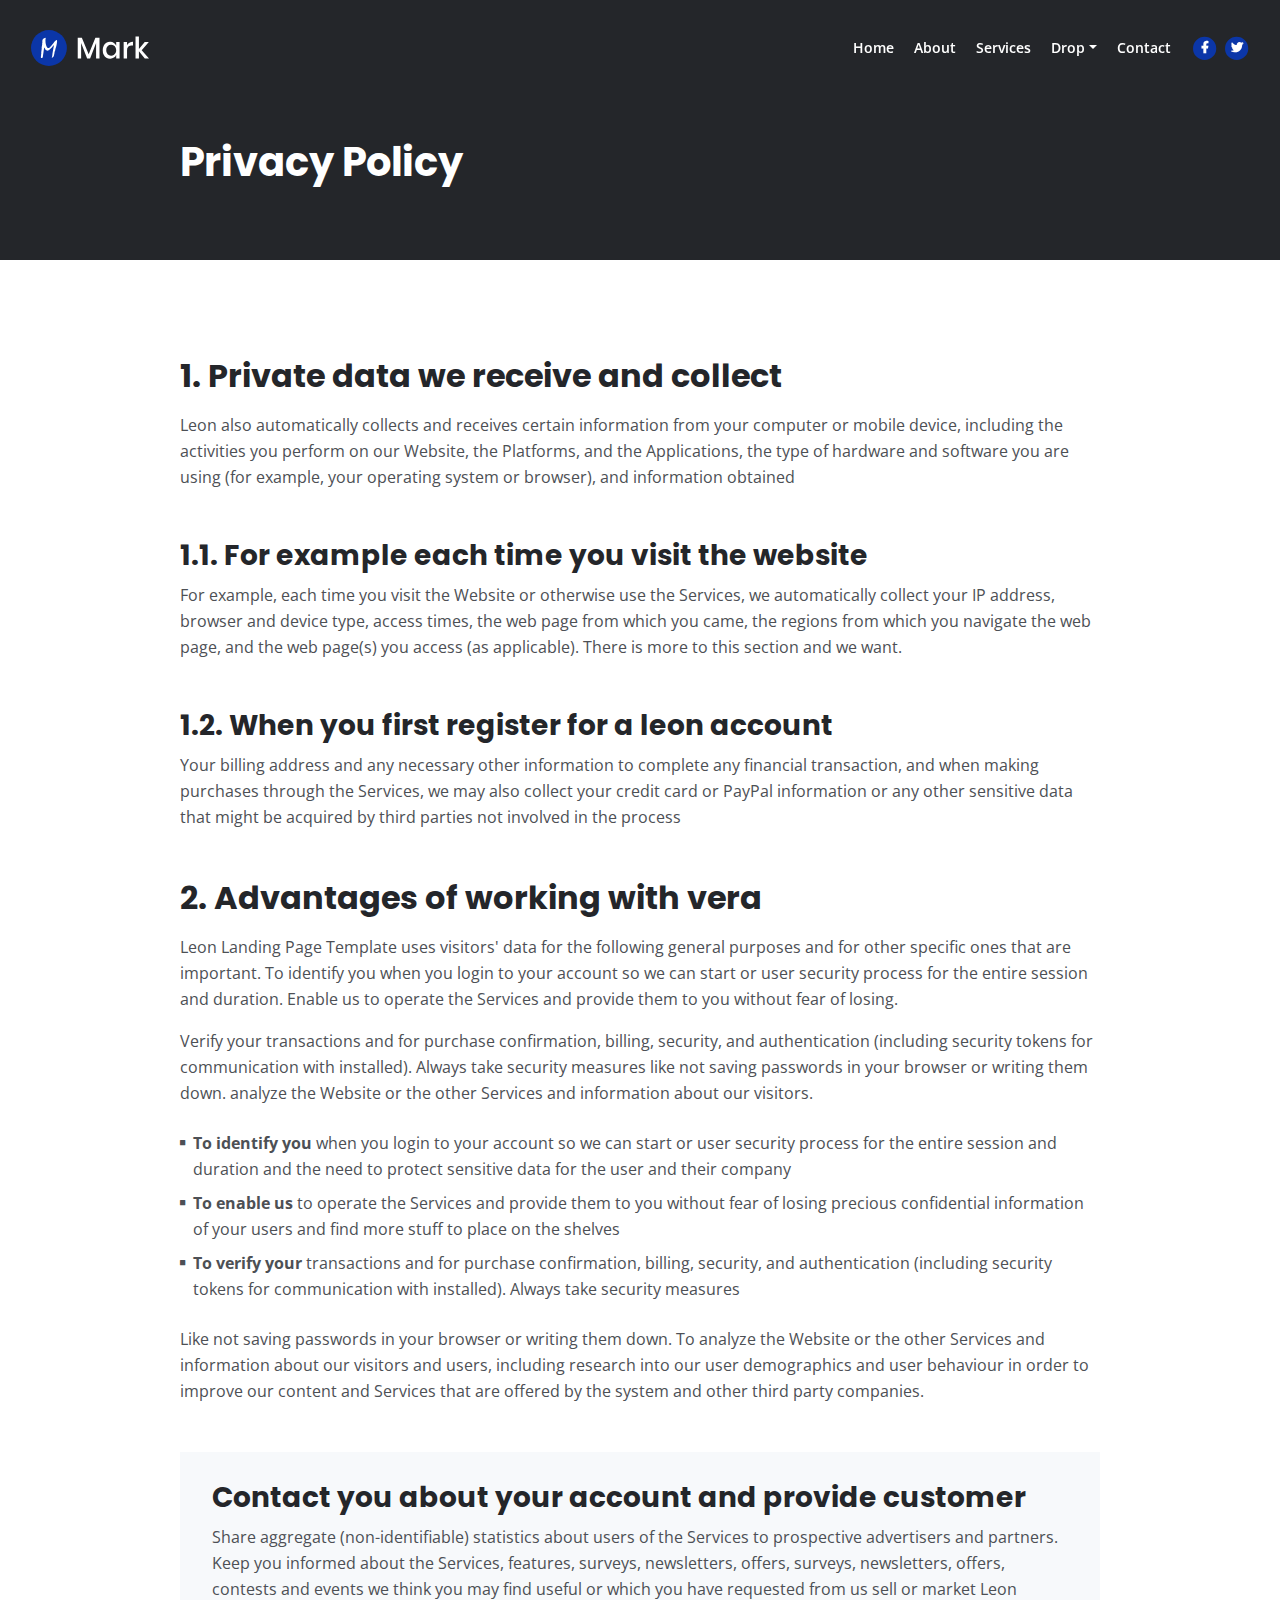
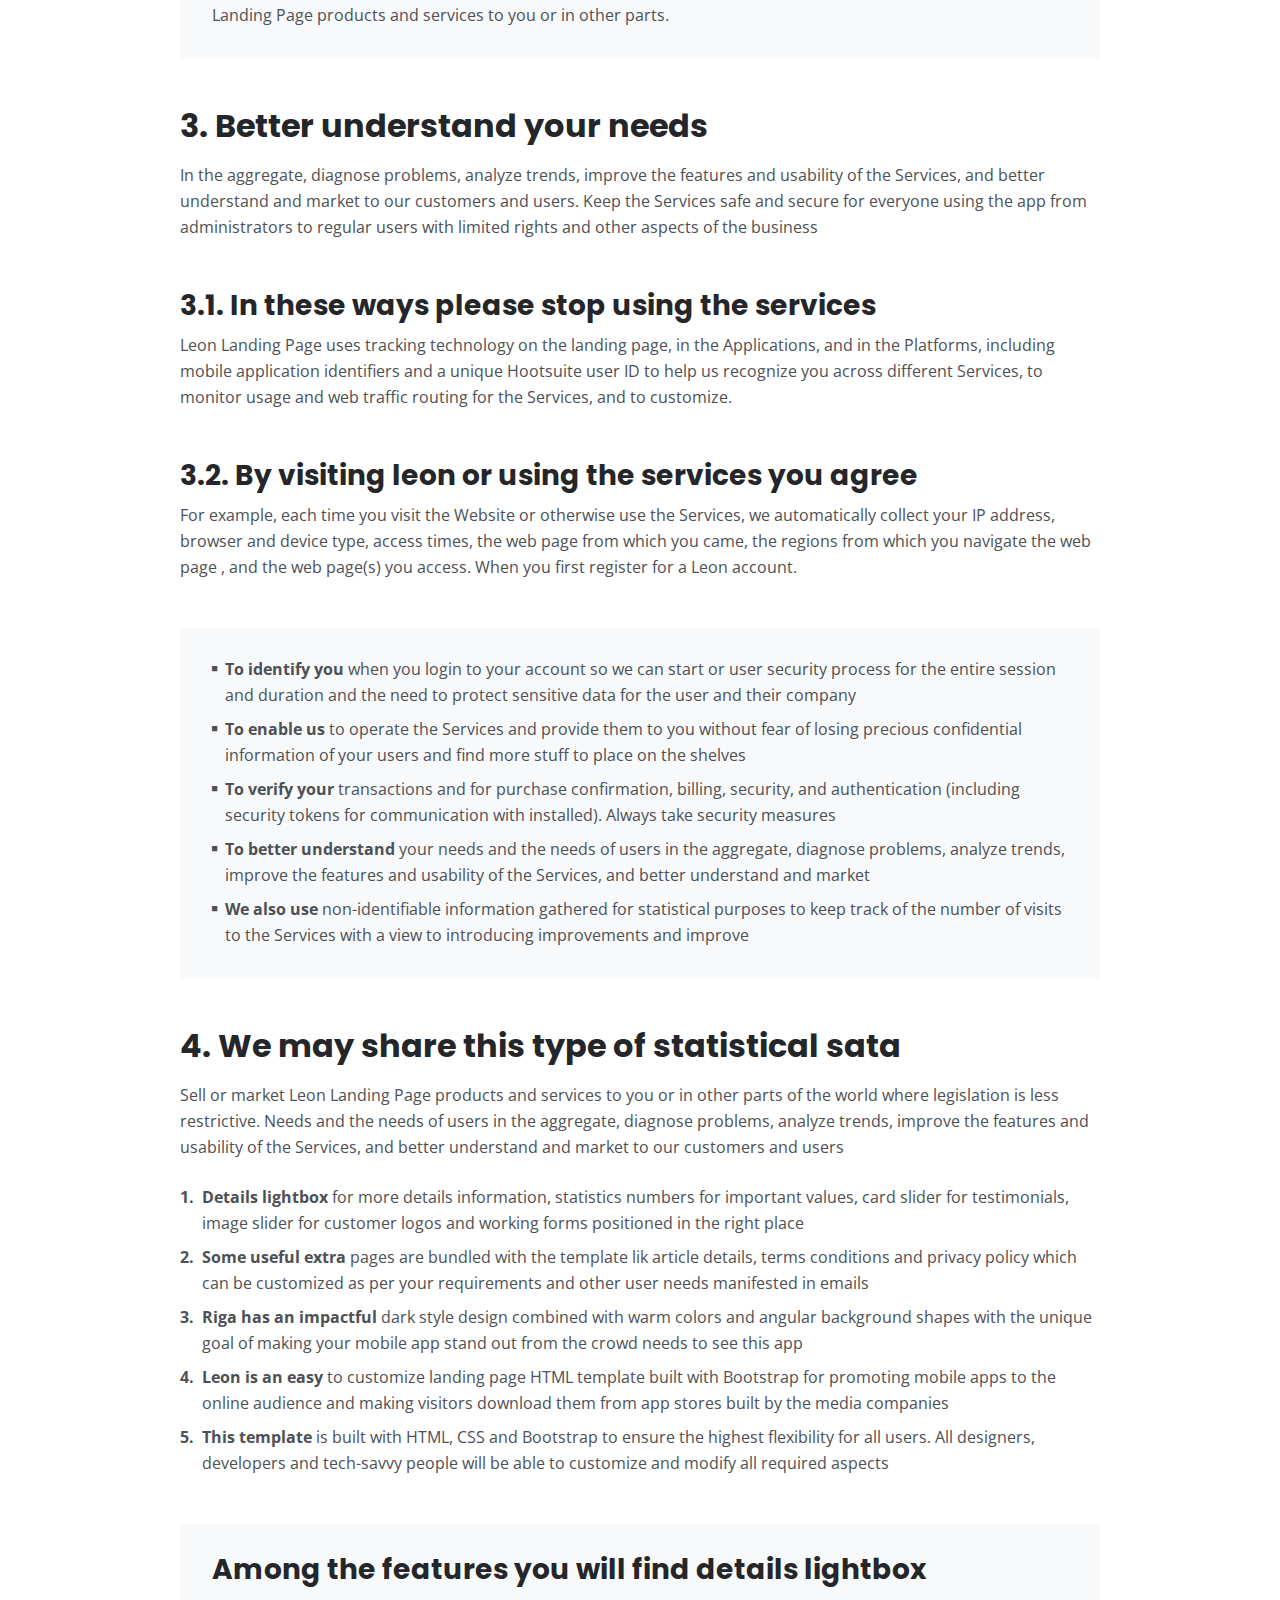
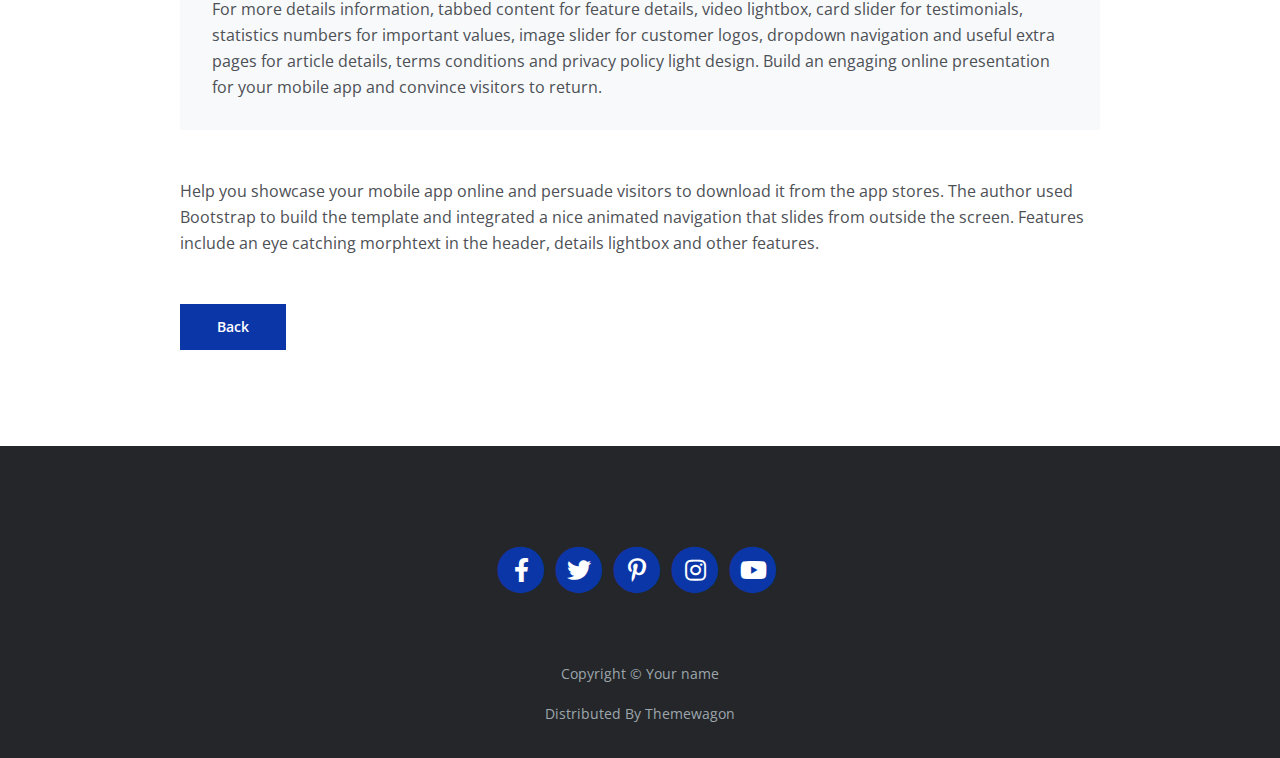
<file: privacy.html>
<!DOCTYPE html>
<html lang="en">
<head>
    <meta charset="utf-8">
    <meta name="viewport" content="width=device-width, initial-scale=1, shrink-to-fit=no">
    
    <!-- SEO Meta Tags -->
    <meta name="description" content="Your description">
    <meta name="author" content="Your name">

    <!-- OG Meta Tags to improve the way the post looks when you share the page on Facebook, Twitter, LinkedIn -->
	<meta property="og:site_name" content="" /> <!-- website name -->
	<meta property="og:site" content="" /> <!-- website link -->
	<meta property="og:title" content=""/> <!-- title shown in the actual shared post -->
	<meta property="og:description" content="" /> <!-- description shown in the actual shared post -->
	<meta property="og:image" content="" /> <!-- image link, make sure it's jpg -->
	<meta property="og:url" content="" /> <!-- where do you want your post to link to -->
	<meta name="twitter:card" content="summary_large_image"> <!-- to have large image post format in Twitter -->

    <!-- Webpage Title -->
    <title>Privacy Policy - Mark</title>
    
    <!-- Styles -->
    <link rel="preconnect" href="https://fonts.gstatic.com">
    <link href="https://fonts.googleapis.com/css2?family=Open+Sans:ital,wght@0,400;0,600;0,700;1,400&family=Poppins:wght@600&display=swap" rel="stylesheet">
    <link href="css/bootstrap.css" rel="stylesheet">
    <link href="css/fontawesome-all.css" rel="stylesheet">
	<link href="css/styles.css" rel="stylesheet">
	
	<!-- Favicon  -->
    <link rel="icon" href="images/favicon.png">
</head>
<body data-spy="scroll" data-target=".fixed-top">
    
    <!-- Navigation -->
    <nav class="navbar navbar-expand-lg fixed-top navbar-dark">
        <div class="container">
            
            <!-- Image Logo -->
            <a class="navbar-brand logo-image" href="index.html"><img src="images/logo.svg" alt="alternative"></a>  

            <!-- Text Logo - Use this if you don't have a graphic logo -->
            <!-- <a class="navbar-brand logo-text page-scroll" href="index.html">Mark</a> -->

            <button class="navbar-toggler p-0 border-0" type="button" data-toggle="offcanvas">
                <span class="navbar-toggler-icon"></span>
            </button>

            <div class="navbar-collapse offcanvas-collapse" id="navbarsExampleDefault">
                <ul class="navbar-nav ml-auto">
                    <li class="nav-item">
                        <a class="nav-link page-scroll" href="index.html#header">Home <span class="sr-only">(current)</span></a>
                    </li>
                    <li class="nav-item">
                        <a class="nav-link page-scroll" href="index.html#about">About</a>
                    </li>
                    <li class="nav-item">
                        <a class="nav-link page-scroll" href="index.html#services">Services</a>
                    </li>
                    <li class="nav-item dropdown">
                        <a class="nav-link dropdown-toggle" href="#" id="dropdown01" data-toggle="dropdown" aria-haspopup="true" aria-expanded="false">Drop</a>
                        <div class="dropdown-menu" aria-labelledby="dropdown01">
                            <a class="dropdown-item page-scroll" href="project.html">Project Details</a>
                            <div class="dropdown-divider"></div>
                            <a class="dropdown-item page-scroll" href="terms.html">Terms Conditions</a>
                            <div class="dropdown-divider"></div>
                            <a class="dropdown-item page-scroll" href="privacy.html">Privacy Policy</a>
                        </div>
                    </li>
                    <li class="nav-item">
                        <a class="nav-link page-scroll" href="index.html#contact">Contact</a>
                    </li>
                </ul>
                <span class="nav-item social-icons">
                    <span class="fa-stack">
                        <a href="#your-link">
                            <i class="fas fa-circle fa-stack-2x"></i>
                            <i class="fab fa-facebook-f fa-stack-1x"></i>
                        </a>
                    </span>
                    <span class="fa-stack">
                        <a href="#your-link">
                            <i class="fas fa-circle fa-stack-2x"></i>
                            <i class="fab fa-twitter fa-stack-1x"></i>
                        </a>
                    </span>
                </span>
            </div> <!-- end of navbar-collapse -->
        </div> <!-- end of container -->
    </nav> <!-- end of navbar -->
    <!-- end of navigation -->


    <!-- Header -->
    <header class="ex-header">
        <div class="container">
            <div class="row">
                <div class="col-xl-10 offset-xl-1">
                    <h1>Privacy Policy</h1>
                </div> <!-- end of col -->
            </div> <!-- end of row -->
        </div> <!-- end of container -->
    </header> <!-- end of ex-header -->
    <!-- end of header -->


    <!-- Basic -->
    <div class="ex-basic-1 pt-5 pb-5">
        <div class="container">
            <div class="row">
                <div class="col-xl-10 offset-xl-1">
                    <h2 class="mt-5 mb-3">1. Private data we receive and collect</h2>
                    <p class="mb-5">Leon also automatically collects and receives certain information from your computer or mobile device, including the activities you perform on our Website, the Platforms, and the Applications, the type of hardware and software you are using (for example, your operating system or browser), and information obtained</p>
                    <h3>1.1. For example each time you visit the website</h3>
                    <p class="mb-5">For example, each time you visit the Website or otherwise use the Services, we automatically collect your IP address, browser and device type, access times, the web page from which you came, the regions from which you navigate the web page, and the web page(s) you access (as applicable). There is more to this section and we want.</p>
                    <h3>1.2. When you first register for a leon account</h3>
                    <p class="mb-5">Your billing address and any necessary other information to complete any financial transaction, and when making purchases through the Services, we may also collect your credit card or PayPal information or any other sensitive data that might be acquired by third parties not involved in the process</p>
                    
                    <h2 class="mb-3">2. Advantages of working with vera</h2>
                    <p>Leon Landing Page Template uses visitors' data for the following general purposes and for other specific ones that are important. To identify you when you login to your account so we can start or user security process for the entire session and duration. Enable us to operate the Services and provide them to you without fear of losing.</p>
                    <p class="mb-4">Verify your transactions and for purchase confirmation, billing, security, and authentication (including security tokens for communication with installed). Always take security measures like not saving passwords in your browser or writing them down. analyze the Website or the other Services and information about our visitors.</p>
                    <ul class="list-unstyled li-space-lg mb-4">
                        <li class="media">
                            <i class="fas fa-square"></i>
                            <div class="media-body"><strong>To identify you</strong> when you login to your account so we can start or user security process for the entire session and duration and the need to protect sensitive data for the user and their company</div>
                        </li>
                        <li class="media">
                            <i class="fas fa-square"></i>
                            <div class="media-body"><strong>To enable us</strong> to operate the Services and provide them to you without fear of losing precious confidential information of your users and find more stuff to place on the shelves</div>
                        </li>
                        <li class="media">
                            <i class="fas fa-square"></i>
                            <div class="media-body"><strong>To verify your</strong> transactions and for purchase confirmation, billing, security, and authentication (including security tokens for communication with installed). Always take security measures</div>
                        </li>
                    </ul>
                    <p class="mb-5">Like not saving passwords in your browser or writing them down. To analyze the Website or the other Services and information about our visitors and users, including research into our user demographics and user behaviour in order to improve our content and Services that are offered by the system and other third party companies.</p>
                    <div class="text-box mb-5">
                        <h3>Contact you about your account and provide customer</h3>
                        <p>Share aggregate (non-identifiable) statistics about users of the Services to prospective advertisers and partners. Keep you informed about the Services, features, surveys, newsletters, offers, surveys, newsletters, offers, contests and events we think you may find useful or which you have requested from us sell or market Leon Landing Page products and services to you or in other parts.</p>
                    </div> <!-- end of text-box -->
                    
                    <h2 class="mb-3">3. Better understand your needs</h2>
                    <p class="mb-5"> In the aggregate, diagnose problems, analyze trends, improve the features and usability of the Services, and better understand and market to our customers and users. Keep the Services safe and secure for everyone using the app from administrators to regular users with limited rights and other aspects of the business</p>
                    <h3>3.1. In these ways please stop using the services</h3>
                    <p class="mb-5">Leon Landing Page uses tracking technology on the landing page, in the Applications, and in the Platforms, including mobile application identifiers and a unique Hootsuite user ID to help us recognize you across different Services, to monitor usage and web traffic routing for the Services, and to customize.</p>
                    <h3>3.2. By visiting leon or using the services you agree</h3>
                    <p class="mb-5">For example, each time you visit the Website or otherwise use the Services, we automatically collect your IP address, browser and device type, access times, the web page from which you came, the regions from which you navigate the web page , and the web page(s) you access. When you first register for a Leon account.</p>
                    <div class="text-box mb-5">
                        <ul class="list-unstyled li-space-lg">
                            <li class="media">
                                <i class="fas fa-square"></i>
                                <div class="media-body"><strong>To identify you</strong> when you login to your account so we can start or user security process for the entire session and duration and the need to protect sensitive data for the user and their company</div>
                            </li>
                            <li class="media">
                                <i class="fas fa-square"></i>
                                <div class="media-body"><strong>To enable us</strong> to operate the Services and provide them to you without fear of losing precious confidential information of your users and find more stuff to place on the shelves</div>
                            </li>
                            <li class="media">
                                <i class="fas fa-square"></i>
                                <div class="media-body"><strong>To verify your</strong> transactions and for purchase confirmation, billing, security, and authentication (including security tokens for communication with installed). Always take security measures</div>
                            </li>
                            <li class="media">
                                <i class="fas fa-square"></i>
                                <div class="media-body"><strong>To better understand</strong> your needs and the needs of users in the aggregate, diagnose problems, analyze trends, improve the features and usability of the Services, and better understand and market</div>
                            </li>
                            <li class="media">
                                <i class="fas fa-square"></i>
                                <div class="media-body"><strong>We also use</strong> non-identifiable information gathered for statistical purposes to keep track of the number of visits to the Services with a view to introducing improvements and improve</div>
                            </li>
                        </ul>
                    </div> <!-- end of text-box -->
                    
                    <h2 class="mb-3">4. We may share this type of statistical sata</h2>
                    <p class="mb-4">Sell or market Leon Landing Page products and services to you or in other parts of the world where legislation is less restrictive. Needs and the needs of users in the aggregate, diagnose problems, analyze trends, improve the features and usability of the Services, and better understand and market to our customers and users</p>
                    <ul class="list-unstyled li-space-lg mb-5">
                        <li class="media">
                            <strong>1.</strong>
                            <div class="media-body"><strong>Details lightbox</strong> for more details information, statistics numbers for important values, card slider for testimonials, image slider for customer logos and working forms positioned in the right place</div>
                        </li>
                        <li class="media">
                            <strong>2.</strong>
                            <div class="media-body"><strong>Some useful extra</strong> pages are bundled with the template lik article details, terms conditions and privacy policy which can be customized as per your requirements and other user needs manifested in emails</div>
                        </li>
                        <li class="media">
                            <strong>3.</strong>
                            <div class="media-body"><strong>Riga has an impactful</strong> dark style design combined with warm colors and angular background shapes with the unique goal of making your mobile app stand out from the crowd needs to see this app</div>
                        </li>
                        <li class="media">
                            <strong>4.</strong>
                            <div class="media-body"><strong>Leon is an easy</strong> to customize landing page HTML template built with Bootstrap for promoting mobile apps to the online audience and making visitors download them from app stores built by the media companies</div>
                        </li>
                        <li class="media">
                            <strong>5.</strong>
                            <div class="media-body"><strong>This template</strong> is built with HTML, CSS and Bootstrap to ensure the highest flexibility for all users. All designers, developers and tech-savvy people will be able to customize and modify all required aspects</div>
                        </li>
                    </ul>
                    
                    <div class="text-box mb-5">
                        <h3>Among the features you will find details lightbox</h3>
                        <p>For more details information, tabbed content for feature details, video lightbox, card slider for testimonials, statistics numbers for important values, image slider for customer logos, dropdown navigation and useful extra pages for article details, terms conditions and privacy policy light design. Build an engaging online presentation for your mobile app and convince visitors to return.</p>
                    </div> <!-- end of text-box -->
                    <p class="mb-5">Help you showcase your mobile app online and persuade visitors to download it from the app stores. The author used Bootstrap to build the template and integrated a nice animated navigation that slides from outside the screen. Features include an eye catching morphtext in the header, details lightbox and other features.</p>
                    
                    <a class="btn-solid-reg mb-5" href="index.html">Back</a>
                </div> <!-- end of col -->
            </div> <!-- end of row -->
        </div> <!-- end of container -->
    </div> <!-- end of ex-basic-1 -->
    <!-- end of basic -->


    <!-- Footer -->
    <div class="footer bg-gray">
        <div class="container">
            <div class="row">
                <div class="col-lg-12">
                    <div class="social-container">
                        <span class="fa-stack">
                            <a href="#your-link">
                                <i class="fas fa-circle fa-stack-2x"></i>
                                <i class="fab fa-facebook-f fa-stack-1x"></i>
                            </a>
                        </span>
                        <span class="fa-stack">
                            <a href="#your-link">
                                <i class="fas fa-circle fa-stack-2x"></i>
                                <i class="fab fa-twitter fa-stack-1x"></i>
                            </a>
                        </span>
                        <span class="fa-stack">
                            <a href="#your-link">
                                <i class="fas fa-circle fa-stack-2x"></i>
                                <i class="fab fa-pinterest-p fa-stack-1x"></i>
                            </a>
                        </span>
                        <span class="fa-stack">
                            <a href="#your-link">
                                <i class="fas fa-circle fa-stack-2x"></i>
                                <i class="fab fa-instagram fa-stack-1x"></i>
                            </a>
                        </span>
                        <span class="fa-stack">
                            <a href="#your-link">
                                <i class="fas fa-circle fa-stack-2x"></i>
                                <i class="fab fa-youtube fa-stack-1x"></i>
                            </a>
                        </span>
                    </div> <!-- end of social-container -->
                </div> <!-- end of col -->
            </div> <!-- end of row -->
        </div> <!-- end of container -->
    </div> <!-- end of footer -->  
    <!-- end of footer -->


    <!-- Copyright -->
    <div class="copyright bg-gray">
        <div class="container">
            <div class="row">
                <div class="col-lg-12">
                    <p class="p-small">Copyright © <a class="no-line" href="#your-link">Your name</a></p>
                </div> <!-- end of col -->
            </div> <!-- enf of row -->
        </div> <!-- end of container -->

        <div class="container">
            <div class="row">
                <div class="col-lg-12">
                    <p class="p-small">Distributed By <a class="no-line" href="https://themewagon.com/">Themewagon</a></p>
                </div> <!-- end of col -->
            </div> <!-- enf of row -->
        </div> <!-- end of container -->
    </div> <!-- end of copyright --> 
    <!-- end of copyright -->
    
    	
    <!-- Scripts -->
    <script src="js/jquery.min.js"></script> <!-- jQuery for Bootstrap's JavaScript plugins -->
    <script src="js/bootstrap.min.js"></script> <!-- Bootstrap framework -->
    <script src="js/jquery.easing.min.js"></script> <!-- jQuery Easing for smooth scrolling between anchors -->
    <script src="js/scripts.js"></script> <!-- Custom scripts -->
</body>
</html>
</file>
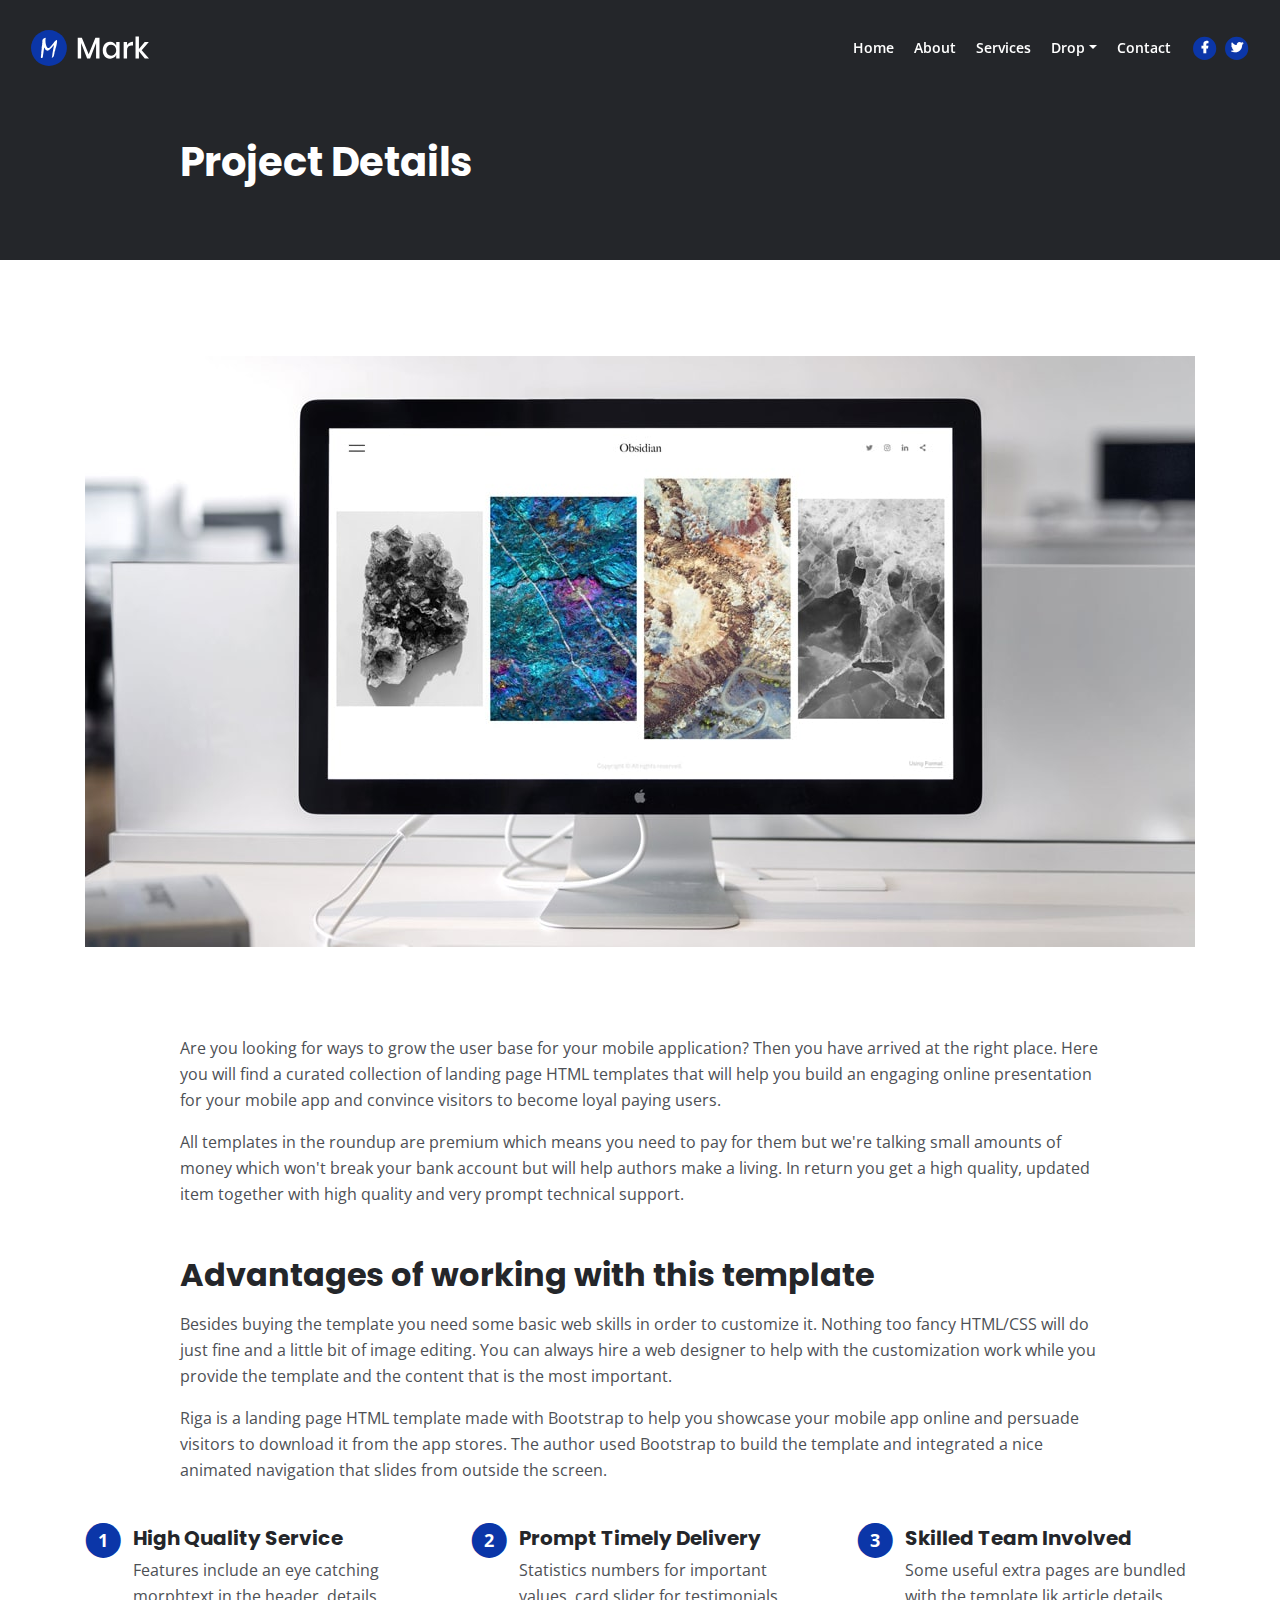
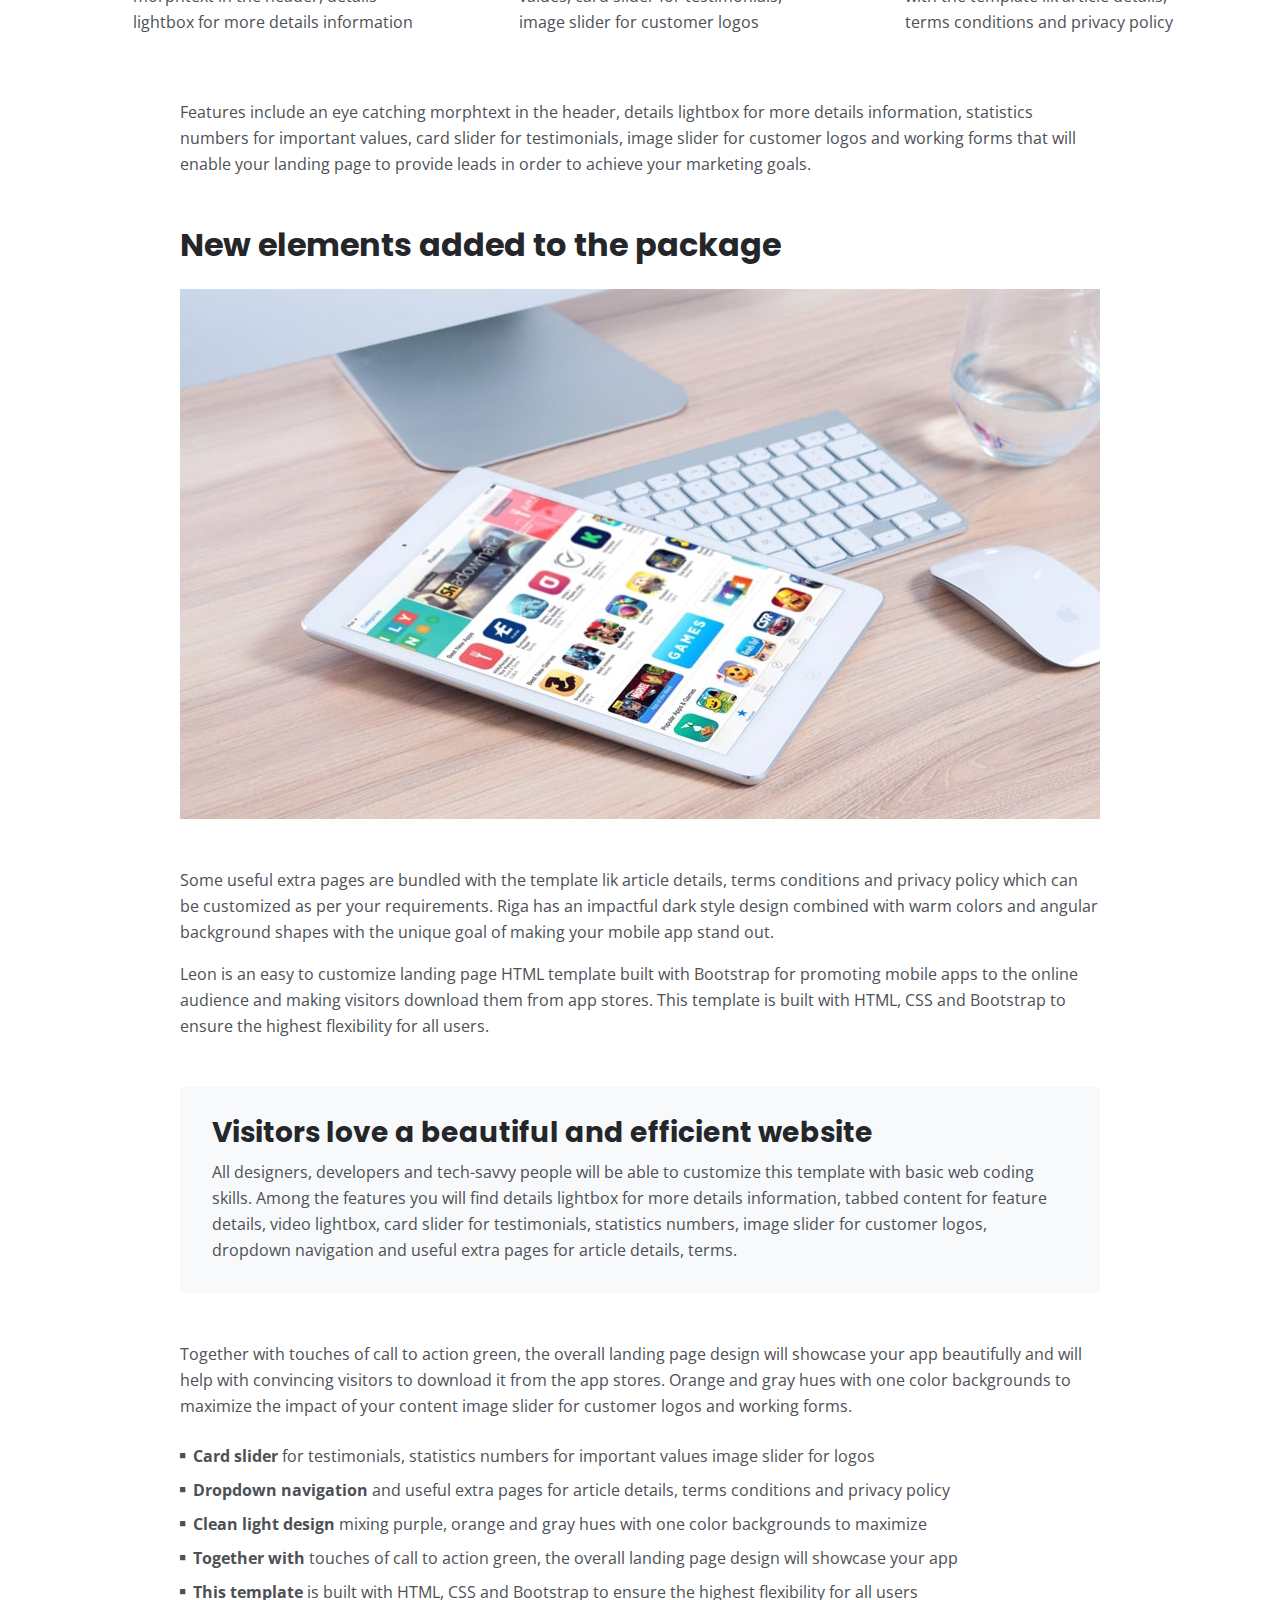
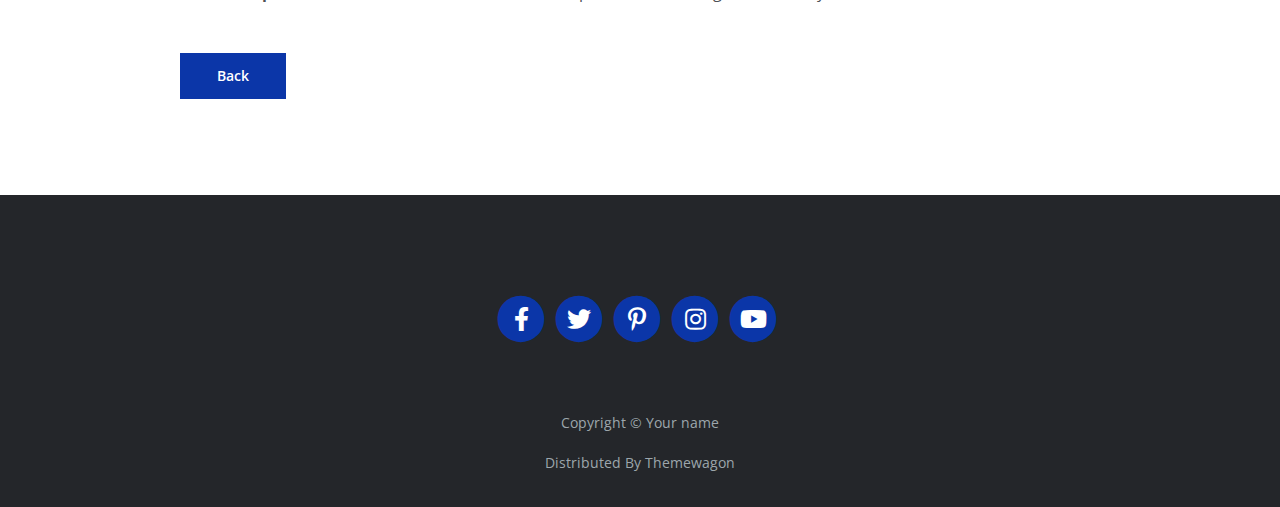
<file: project.html>
<!DOCTYPE html>
<html lang="en">
<head>
    <meta charset="utf-8">
    <meta name="viewport" content="width=device-width, initial-scale=1, shrink-to-fit=no">
    
    <!-- SEO Meta Tags -->
    <meta name="description" content="Your description">
    <meta name="author" content="Your name">

    <!-- OG Meta Tags to improve the way the post looks when you share the page on Facebook, Twitter, LinkedIn -->
	<meta property="og:site_name" content="" /> <!-- website name -->
	<meta property="og:site" content="" /> <!-- website link -->
	<meta property="og:title" content=""/> <!-- title shown in the actual shared post -->
	<meta property="og:description" content="" /> <!-- description shown in the actual shared post -->
	<meta property="og:image" content="" /> <!-- image link, make sure it's jpg -->
	<meta property="og:url" content="" /> <!-- where do you want your post to link to -->
	<meta name="twitter:card" content="summary_large_image"> <!-- to have large image post format in Twitter -->

    <!-- Webpage Title -->
    <title>Project Details - Mark</title>
    
    <!-- Styles -->
    <link rel="preconnect" href="https://fonts.gstatic.com">
    <link href="https://fonts.googleapis.com/css2?family=Open+Sans:ital,wght@0,400;0,600;0,700;1,400&family=Poppins:wght@600&display=swap" rel="stylesheet">
    <link href="css/bootstrap.css" rel="stylesheet">
    <link href="css/fontawesome-all.css" rel="stylesheet">
	<link href="css/styles.css" rel="stylesheet">
	
	<!-- Favicon  -->
    <link rel="icon" href="images/favicon.png">
</head>
<body data-spy="scroll" data-target=".fixed-top">
    
    <!-- Navigation -->
    <nav class="navbar navbar-expand-lg fixed-top navbar-dark">
        <div class="container">
            
            <!-- Image Logo -->
            <a class="navbar-brand logo-image" href="index.html"><img src="images/logo.svg" alt="alternative"></a>  

            <!-- Text Logo - Use this if you don't have a graphic logo -->
            <!-- <a class="navbar-brand logo-text page-scroll" href="index.html">Mark</a> -->

            <button class="navbar-toggler p-0 border-0" type="button" data-toggle="offcanvas">
                <span class="navbar-toggler-icon"></span>
            </button>

            <div class="navbar-collapse offcanvas-collapse" id="navbarsExampleDefault">
                <ul class="navbar-nav ml-auto">
                    <li class="nav-item">
                        <a class="nav-link page-scroll" href="index.html#header">Home <span class="sr-only">(current)</span></a>
                    </li>
                    <li class="nav-item">
                        <a class="nav-link page-scroll" href="index.html#about">About</a>
                    </li>
                    <li class="nav-item">
                        <a class="nav-link page-scroll" href="index.html#services">Services</a>
                    </li>
                    <li class="nav-item dropdown">
                        <a class="nav-link dropdown-toggle" href="#" id="dropdown01" data-toggle="dropdown" aria-haspopup="true" aria-expanded="false">Drop</a>
                        <div class="dropdown-menu" aria-labelledby="dropdown01">
                            <a class="dropdown-item page-scroll" href="project.html">Project Details</a>
                            <div class="dropdown-divider"></div>
                            <a class="dropdown-item page-scroll" href="terms.html">Terms Conditions</a>
                            <div class="dropdown-divider"></div>
                            <a class="dropdown-item page-scroll" href="privacy.html">Privacy Policy</a>
                        </div>
                    </li>
                    <li class="nav-item">
                        <a class="nav-link page-scroll" href="index.html#contact">Contact</a>
                    </li>
                </ul>
                <span class="nav-item social-icons">
                    <span class="fa-stack">
                        <a href="#your-link">
                            <i class="fas fa-circle fa-stack-2x"></i>
                            <i class="fab fa-facebook-f fa-stack-1x"></i>
                        </a>
                    </span>
                    <span class="fa-stack">
                        <a href="#your-link">
                            <i class="fas fa-circle fa-stack-2x"></i>
                            <i class="fab fa-twitter fa-stack-1x"></i>
                        </a>
                    </span>
                </span>
            </div> <!-- end of navbar-collapse -->
        </div> <!-- end of container -->
    </nav> <!-- end of navbar -->
    <!-- end of navigation -->


    <!-- Header -->
    <header class="ex-header">
        <div class="container">
            <div class="row">
                <div class="col-xl-10 offset-xl-1">
                    <h1>Project Details</h1>
                </div> <!-- end of col -->
            </div> <!-- end of row -->
        </div> <!-- end of container -->
    </header> <!-- end of ex-header -->
    <!-- end of header -->


    <!-- Basic -->
    <div class="ex-basic-1 pt-5 pb-5">
        <div class="container">
            <div class="row">
                <div class="col-lg-12">
                    <img class="img-fluid mt-5 mb-3" src="images/project-details-large.jpg" alt="alternative">
                </div> <!-- end of col -->
            </div> <!-- end of row -->
        </div> <!-- end of container -->
    </div> <!-- end of ex-basic-1 -->
    <!-- end of basic -->


    <!-- Basic -->
    <div class="ex-basic-1 pt-4">
        <div class="container">
            <div class="row">
                <div class="col-xl-10 offset-xl-1">
                    <p>Are you looking for ways to grow the user base for your mobile application? Then you have arrived at the right place. Here you will find a curated collection of landing page HTML templates that will help you build an engaging online presentation for your mobile app and convince visitors to become loyal paying users.</p>
                    <p class="mb-5">All templates in the roundup are premium which means you need to pay for them but we're talking small amounts of money which won't break your bank account but will help authors make a living. In return you get a high quality, updated item together with high quality and very prompt technical support.</p>

                    <h2 class="mb-3">Advantages of working with this template</h2>
                    <p>Besides buying the template you need some basic web skills in order to customize it. Nothing too fancy HTML/CSS will do just fine and a little bit of image editing. You can always hire a web designer to help with the customization work while you provide the template and the content that is the most important.</p>
                    <p class="mb-4">Riga is a landing page HTML template made with Bootstrap to help you showcase your mobile app online and persuade visitors to download it from the app stores. The author used Bootstrap to build the template and integrated a nice animated navigation that slides from outside the screen.</p>
                </div> <!-- end of col -->
            </div> <!-- end of row -->
        </div> <!-- end of container -->
    </div> <!-- end of ex-basic-1 -->
    <!-- end of basic -->


    <!-- Cards -->
    <div class="ex-cards-1 pt-3 pb-3">
        <div class="container">
            <div class="row">
                <div class="col-lg-12">
                    
                    <!-- Card -->
                    <div class="card">
                        <ul class="list-unstyled">
                            <li class="media">
                                <span class="fa-stack">
                                    <span class="fas fa-circle fa-stack-2x"></span>
                                    <span class="fa-stack-1x">1</span>
                                </span>
                                <div class="media-body">
                                    <h5>High Quality Service</h5>
                                    <p>Features include an eye catching morphtext in the header, details lightbox for more details information</p>
                                </div>
                            </li>
                        </ul>
                    </div> <!-- end of card -->
                    <!-- end of card -->

                    <!-- Card -->
                    <div class="card">
                        <ul class="list-unstyled">
                            <li class="media">
                                <span class="fa-stack">
                                    <span class="fas fa-circle fa-stack-2x"></span>
                                    <span class="fa-stack-1x">2</span>
                                </span>
                                <div class="media-body">
                                    <h5>Prompt Timely Delivery</h5>
                                    <p>Statistics numbers for important values, card slider for testimonials, image slider for customer logos</p>
                                </div>
                            </li>
                        </ul>
                    </div> <!-- end of card -->
                    <!-- end of card -->

                    <!-- Card -->
                    <div class="card">
                        <ul class="list-unstyled">
                            <li class="media">
                                <span class="fa-stack">
                                    <span class="fas fa-circle fa-stack-2x"></span>
                                    <span class="fa-stack-1x">3</span>
                                </span>
                                <div class="media-body">
                                    <h5>Skilled Team Involved</h5>
                                    <p>Some useful extra pages are bundled with the template lik article details, terms conditions and privacy policy</p>
                                </div>
                            </li>
                        </ul>
                    </div> <!-- end of card -->
                    <!-- end of card -->

                </div> <!-- end of col -->   
            </div> <!-- end of row -->   
        </div> <!-- end of container -->   
    </div> <!-- end of ex-cards-1 -->
    <!-- end of cards -->


    <!-- Basic -->
    <div class="ex-basic-1 pt-3 pb-5">
        <div class="container">
            <div class="row">
                <div class="col-xl-10 offset-xl-1">
                    <p class="mb-5">Features include an eye catching morphtext in the header, details lightbox for more details information, statistics numbers for important values, card slider for testimonials, image slider for customer logos and working forms that will enable your landing page to provide leads in order to achieve your marketing goals.</p>
                    
                    <h2 class="mb-4">New elements added to the package</h2>
                    <img class="img-fluid mb-5" src="images/project-details-small.jpg" alt="alternative">
                    <p>Some useful extra pages are bundled with the template lik article details, terms conditions and privacy policy which can be customized as per your requirements. Riga has an impactful dark style design combined with warm colors and angular background shapes with the unique goal of making your mobile app stand out.</p>
                    <p class="mb-5">Leon is an easy to customize landing page HTML template built with Bootstrap for promoting mobile apps to the online audience and making visitors download them from app stores. This template is built with HTML, CSS and Bootstrap to ensure the highest flexibility for all users.</p>
                    <div class="text-box mb-5">
                        <h3>Visitors love a beautiful and efficient website</h3>
                        <p>All designers, developers and tech-savvy people will be able to customize this template with basic web coding skills. Among the features you will find details lightbox for more details information, tabbed content for feature details, video lightbox, card slider for testimonials, statistics numbers, image slider for customer logos, dropdown navigation and useful extra pages for article details, terms.</p>
                    </div> <!-- end of text-box -->
                    <p class="mb-4">Together with touches of call to action green, the overall landing page design will showcase your app beautifully and will help with convincing visitors to download it from the app stores. Orange and gray hues with one color backgrounds to maximize the impact of your content image slider for customer logos and working forms.</p>
                    <ul class="list-unstyled li-space-lg mb-5">
                        <li class="media">
                            <i class="fas fa-square"></i>
                            <div class="media-body"><strong>Card slider</strong> for testimonials, statistics numbers for important values image slider for logos</div>
                        </li>
                        <li class="media">
                            <i class="fas fa-square"></i>
                            <div class="media-body"><strong>Dropdown navigation</strong> and useful extra pages for article details, terms conditions and privacy policy</div>
                        </li>
                        <li class="media">
                            <i class="fas fa-square"></i>
                            <div class="media-body"><strong>Clean light design</strong> mixing purple, orange and gray hues with one color backgrounds to maximize</div>
                        </li>
                        <li class="media">
                            <i class="fas fa-square"></i>
                            <div class="media-body"><strong>Together with</strong> touches of call to action green, the overall landing page design will showcase your app</div>
                        </li>
                        <li class="media">
                            <i class="fas fa-square"></i>
                            <div class="media-body"><strong>This template</strong> is built with HTML, CSS and Bootstrap to ensure the highest flexibility for all users</div>
                        </li>
                    </ul>

                    <a class="btn-solid-reg mb-5" href="index.html">Back</a>
                </div> <!-- end of col -->
            </div> <!-- end of row -->
        </div> <!-- end of container -->
    </div> <!-- end of ex-basic-1 -->
    <!-- end of basic -->


    <!-- Footer -->
    <div class="footer bg-gray">
        <div class="container">
            <div class="row">
                <div class="col-lg-12">
                    <div class="social-container">
                        <span class="fa-stack">
                            <a href="#your-link">
                                <i class="fas fa-circle fa-stack-2x"></i>
                                <i class="fab fa-facebook-f fa-stack-1x"></i>
                            </a>
                        </span>
                        <span class="fa-stack">
                            <a href="#your-link">
                                <i class="fas fa-circle fa-stack-2x"></i>
                                <i class="fab fa-twitter fa-stack-1x"></i>
                            </a>
                        </span>
                        <span class="fa-stack">
                            <a href="#your-link">
                                <i class="fas fa-circle fa-stack-2x"></i>
                                <i class="fab fa-pinterest-p fa-stack-1x"></i>
                            </a>
                        </span>
                        <span class="fa-stack">
                            <a href="#your-link">
                                <i class="fas fa-circle fa-stack-2x"></i>
                                <i class="fab fa-instagram fa-stack-1x"></i>
                            </a>
                        </span>
                        <span class="fa-stack">
                            <a href="#your-link">
                                <i class="fas fa-circle fa-stack-2x"></i>
                                <i class="fab fa-youtube fa-stack-1x"></i>
                            </a>
                        </span>
                    </div> <!-- end of social-container -->
                </div> <!-- end of col -->
            </div> <!-- end of row -->
        </div> <!-- end of container -->
    </div> <!-- end of footer -->  
    <!-- end of footer -->


    <!-- Copyright -->
    <div class="copyright bg-gray">
        <div class="container">
            <div class="row">
                <div class="col-lg-12">
                    <p class="p-small">Copyright © <a class="no-line" href="#your-link">Your name</a></p>
                </div> <!-- end of col -->
            </div> <!-- enf of row -->
        </div> <!-- end of container -->


        <div class="container">
            <div class="row">
                <div class="col-lg-12">
                    <p class="p-small">Distributed By <a class="no-line" href="https://themewagon.com/">Themewagon</a></p>
                </div> <!-- end of col -->
            </div> <!-- enf of row -->
        </div> <!-- end of container -->
    </div> <!-- end of copyright --> 
    <!-- end of copyright -->
    
    	
    <!-- Scripts -->
    <script src="js/jquery.min.js"></script> <!-- jQuery for Bootstrap's JavaScript plugins -->
    <script src="js/bootstrap.min.js"></script> <!-- Bootstrap framework -->
    <script src="js/jquery.easing.min.js"></script> <!-- jQuery Easing for smooth scrolling between anchors -->
    <script src="js/scripts.js"></script> <!-- Custom scripts -->
</body>
</html>
</file>
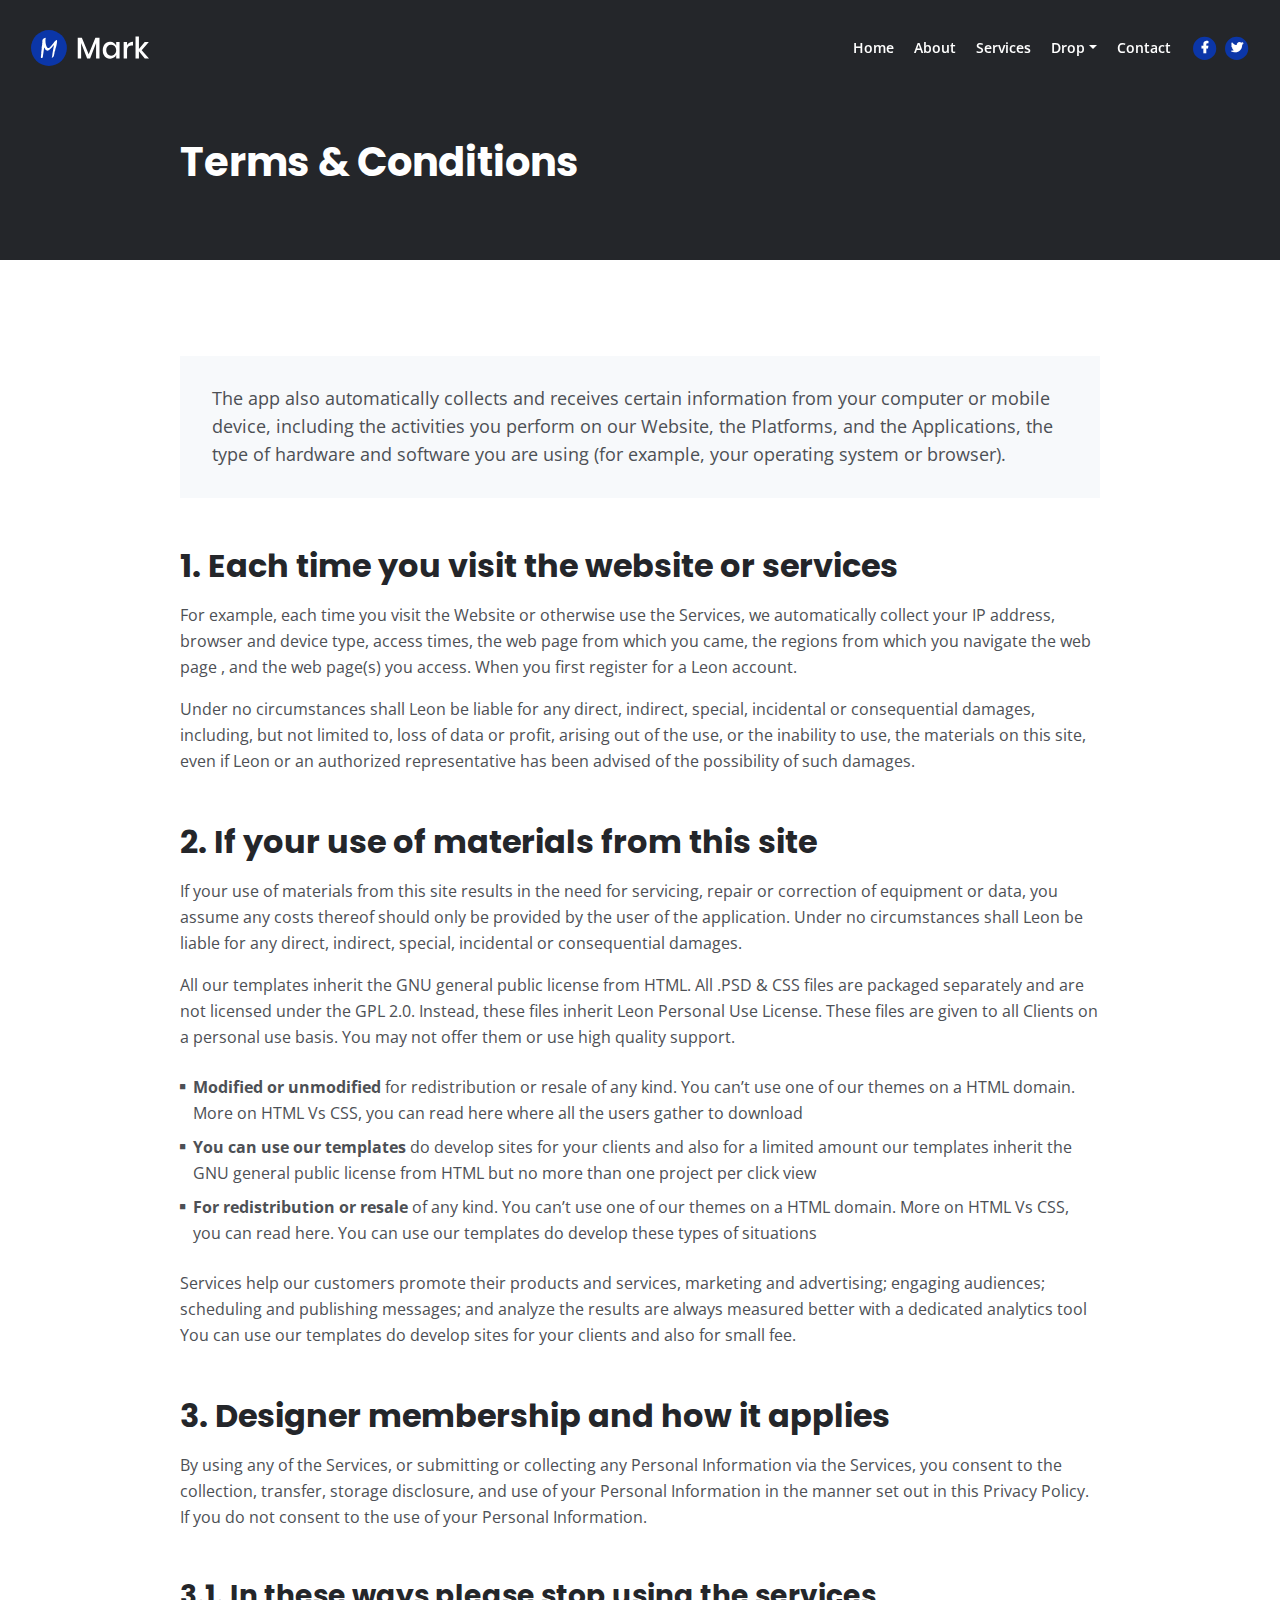
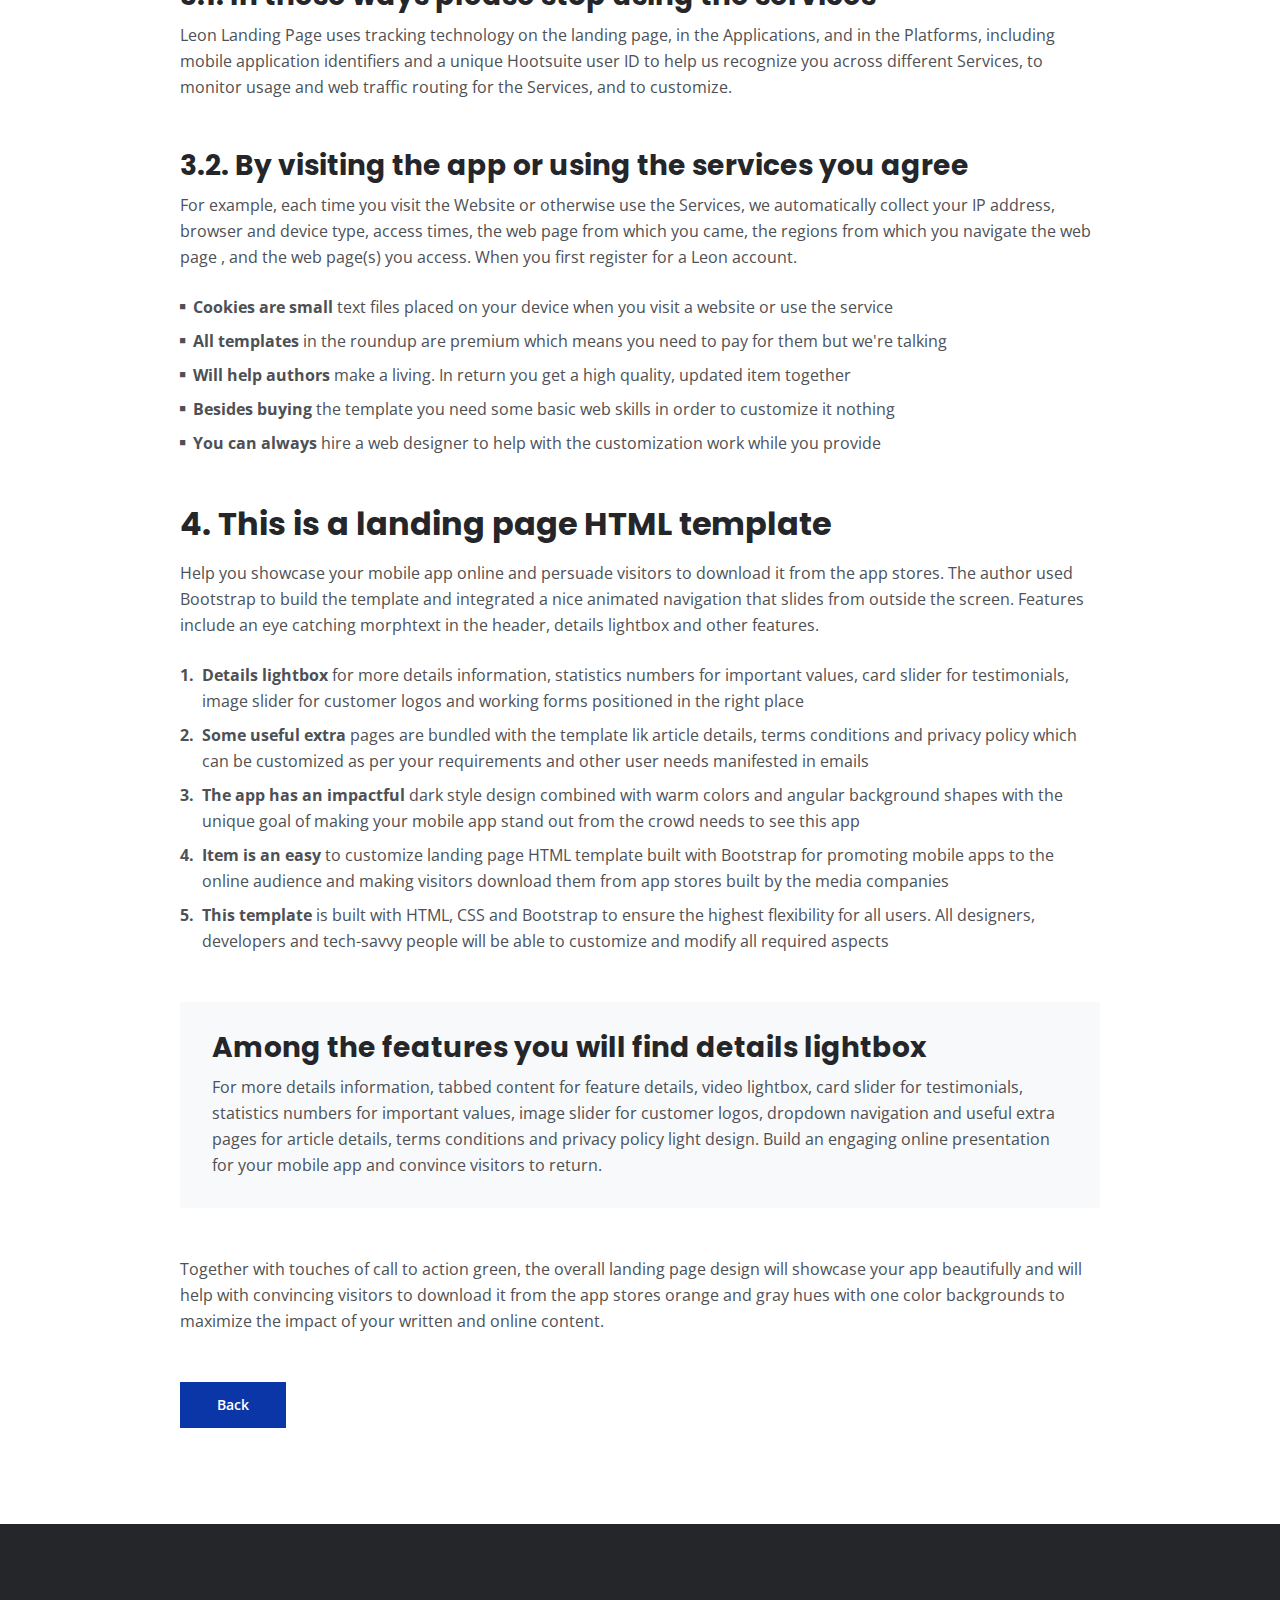
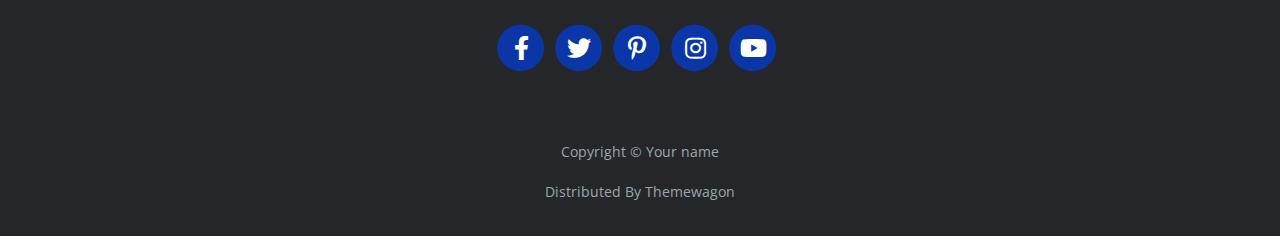
<file: terms.html>
<!DOCTYPE html>
<html lang="en">
<head>
    <meta charset="utf-8">
    <meta name="viewport" content="width=device-width, initial-scale=1, shrink-to-fit=no">
    
    <!-- SEO Meta Tags -->
    <meta name="description" content="Your description">
    <meta name="author" content="Your name">

    <!-- OG Meta Tags to improve the way the post looks when you share the page on Facebook, Twitter, LinkedIn -->
	<meta property="og:site_name" content="" /> <!-- website name -->
	<meta property="og:site" content="" /> <!-- website link -->
	<meta property="og:title" content=""/> <!-- title shown in the actual shared post -->
	<meta property="og:description" content="" /> <!-- description shown in the actual shared post -->
	<meta property="og:image" content="" /> <!-- image link, make sure it's jpg -->
	<meta property="og:url" content="" /> <!-- where do you want your post to link to -->
	<meta name="twitter:card" content="summary_large_image"> <!-- to have large image post format in Twitter -->

    <!-- Webpage Title -->
    <title>Terms & Conditions - Mark</title>
    
    <!-- Styles -->
    <link rel="preconnect" href="https://fonts.gstatic.com">
    <link href="https://fonts.googleapis.com/css2?family=Open+Sans:ital,wght@0,400;0,600;0,700;1,400&family=Poppins:wght@600&display=swap" rel="stylesheet">
    <link href="css/bootstrap.css" rel="stylesheet">
    <link href="css/fontawesome-all.css" rel="stylesheet">
	<link href="css/styles.css" rel="stylesheet">
	
	<!-- Favicon  -->
    <link rel="icon" href="images/favicon.png">
</head>
<body data-spy="scroll" data-target=".fixed-top">
    
    <!-- Navigation -->
    <nav class="navbar navbar-expand-lg fixed-top navbar-dark">
        <div class="container">
            
            <!-- Image Logo -->
            <a class="navbar-brand logo-image" href="index.html"><img src="images/logo.svg" alt="alternative"></a>  

            <!-- Text Logo - Use this if you don't have a graphic logo -->
            <!-- <a class="navbar-brand logo-text page-scroll" href="index.html">Mark</a> -->

            <button class="navbar-toggler p-0 border-0" type="button" data-toggle="offcanvas">
                <span class="navbar-toggler-icon"></span>
            </button>

            <div class="navbar-collapse offcanvas-collapse" id="navbarsExampleDefault">
                <ul class="navbar-nav ml-auto">
                    <li class="nav-item">
                        <a class="nav-link page-scroll" href="index.html#header">Home <span class="sr-only">(current)</span></a>
                    </li>
                    <li class="nav-item">
                        <a class="nav-link page-scroll" href="index.html#about">About</a>
                    </li>
                    <li class="nav-item">
                        <a class="nav-link page-scroll" href="index.html#services">Services</a>
                    </li>
                    <li class="nav-item dropdown">
                        <a class="nav-link dropdown-toggle" href="#" id="dropdown01" data-toggle="dropdown" aria-haspopup="true" aria-expanded="false">Drop</a>
                        <div class="dropdown-menu" aria-labelledby="dropdown01">
                            <a class="dropdown-item page-scroll" href="project.html">Project Details</a>
                            <div class="dropdown-divider"></div>
                            <a class="dropdown-item page-scroll" href="terms.html">Terms Conditions</a>
                            <div class="dropdown-divider"></div>
                            <a class="dropdown-item page-scroll" href="privacy.html">Privacy Policy</a>
                        </div>
                    </li>
                    <li class="nav-item">
                        <a class="nav-link page-scroll" href="index.html#contact">Contact</a>
                    </li>
                </ul>
                <span class="nav-item social-icons">
                    <span class="fa-stack">
                        <a href="#your-link">
                            <i class="fas fa-circle fa-stack-2x"></i>
                            <i class="fab fa-facebook-f fa-stack-1x"></i>
                        </a>
                    </span>
                    <span class="fa-stack">
                        <a href="#your-link">
                            <i class="fas fa-circle fa-stack-2x"></i>
                            <i class="fab fa-twitter fa-stack-1x"></i>
                        </a>
                    </span>
                </span>
            </div> <!-- end of navbar-collapse -->
        </div> <!-- end of container -->
    </nav> <!-- end of navbar -->
    <!-- end of navigation -->


    <!-- Header -->
    <header class="ex-header">
        <div class="container">
            <div class="row">
                <div class="col-xl-10 offset-xl-1">
                    <h1>Terms & Conditions</h1>
                </div> <!-- end of col -->
            </div> <!-- end of row -->
        </div> <!-- end of container -->
    </header> <!-- end of ex-header -->
    <!-- end of header -->


    <!-- Basic -->
    <div class="ex-basic-1 pt-5 pb-5">
        <div class="container">
            <div class="row">
                <div class="col-xl-10 offset-xl-1">
                    <div class="text-box mt-5 mb-5">
                        <p class="p-large">The app also automatically collects and receives certain information from your computer or mobile device, including the activities you perform on our Website, the Platforms, and the Applications, the type of hardware and software you are using (for example, your operating system or browser).</p>
                    </div> <!-- end of text-box -->

                    <h2 class="mb-3">1. Each time you visit the website or services</h2>
                    <p>For example, each time you visit the Website or otherwise use the Services, we automatically collect your IP address, browser and device type, access times, the web page from which you came, the regions from which you navigate the web page , and the web page(s) you access. When you first register for a Leon account.</p>
                    <p class="mb-5">Under no circumstances shall Leon be liable for any direct, indirect, special, incidental or consequential damages, including, but not limited to, loss of data or profit, arising out of the use, or the inability to use, the materials on this site, even if Leon or an authorized representative has been advised of the possibility of such damages.</p>

                    <h2 class="mb-3">2. If your use of materials from this site</h2>
                    <p>If your use of materials from this site results in the need for servicing, repair or correction of equipment or data, you assume any costs thereof should only be provided by the user of the application. Under no circumstances shall Leon be liable for any direct, indirect, special, incidental or consequential damages.</p>
                    <p class="mb-4">All our templates inherit the GNU general public license from HTML. All .PSD & CSS files are packaged separately and are not licensed under the GPL 2.0. Instead, these files inherit Leon Personal Use License. These files are given to all Clients on a personal use basis. You may not offer them or use high quality support.</p>
                    <ul class="list-unstyled li-space-lg mb-4">
                        <li class="media">
                            <i class="fas fa-square"></i>
                            <div class="media-body"><strong>Modified or unmodified</strong> for redistribution or resale of any kind. You can’t use one of our themes on a HTML domain. More on HTML Vs CSS, you can read here where all the users gather to download</div>
                        </li>
                        <li class="media">
                            <i class="fas fa-square"></i>
                            <div class="media-body"><strong>You can use our templates</strong>  do develop sites for your clients and also for a limited amount our templates inherit the GNU general public license from HTML but no more than one project per click view</div>
                        </li>
                        <li class="media">
                            <i class="fas fa-square"></i>
                            <div class="media-body"><strong>For redistribution or resale</strong> of any kind. You can’t use one of our themes on a HTML domain. More on HTML Vs CSS, you can read here. You can use our templates do develop these types of situations</div>
                        </li>
                    </ul>
                    <p class="mb-5">Services help our customers promote their products and services, marketing and advertising; engaging audiences; scheduling and publishing messages; and analyze the results are always measured better with a dedicated analytics tool You can use our templates do develop sites for your clients and also for small fee.</p>

                    <h2 class="mb-3">3. Designer membership and how it applies</h2>
                    <p class="mb-5">By using any of the Services, or submitting or collecting any Personal Information via the Services, you consent to the collection, transfer, storage disclosure, and use of your Personal Information in the manner set out in this Privacy Policy. If you do not consent to the use of your Personal Information.</p>
                    <h3>3.1. In these ways please stop using the services</h3>
                    <p class="mb-5">Leon Landing Page uses tracking technology on the landing page, in the Applications, and in the Platforms, including mobile application identifiers and a unique Hootsuite user ID to help us recognize you across different Services, to monitor usage and web traffic routing for the Services, and to customize.</p>
                    <h3>3.2. By visiting the app or using the services you agree</h3>
                    <p class="mb-4">For example, each time you visit the Website or otherwise use the Services, we automatically collect your IP address, browser and device type, access times, the web page from which you came, the regions from which you navigate the web page , and the web page(s) you access. When you first register for a Leon account.</p>
                    <ul class="list-unstyled li-space-lg mb-5">
                        <li class="media">
                            <i class="fas fa-square"></i>
                            <div class="media-body"><strong>Cookies are small</strong> text files placed on your device when you visit a website or use the service</div>
                        </li>
                        <li class="media">
                            <i class="fas fa-square"></i>
                            <div class="media-body"><strong>All templates</strong> in the roundup are premium which means you need to pay for them but we're talking</div>
                        </li>
                        <li class="media">
                            <i class="fas fa-square"></i>
                            <div class="media-body"><strong>Will help authors </strong> make a living. In return you get a high quality, updated item together</div>
                        </li>
                        <li class="media">
                            <i class="fas fa-square"></i>
                            <div class="media-body"><strong>Besides buying</strong> the template you need some basic web skills in order to customize it nothing</div>
                        </li>
                        <li class="media">
                            <i class="fas fa-square"></i>
                            <div class="media-body"><strong>You can always</strong> hire a web designer to help with the customization work while you provide</div>
                        </li>
                    </ul>
                    
                    <h2 class="mb-3">4. This is a landing page HTML template</h2>
                    <p class="mb-4">Help you showcase your mobile app online and persuade visitors to download it from the app stores. The author used Bootstrap to build the template and integrated a nice animated navigation that slides from outside the screen. Features include an eye catching morphtext in the header, details lightbox and other features.</p>
                    <ul class="list-unstyled li-space-lg mb-5">
                        <li class="media">
                            <strong>1.</strong>
                            <div class="media-body"><strong>Details lightbox</strong> for more details information, statistics numbers for important values, card slider for testimonials, image slider for customer logos and working forms positioned in the right place</div>
                        </li>
                        <li class="media">
                            <strong>2.</strong>
                            <div class="media-body"><strong>Some useful extra</strong> pages are bundled with the template lik article details, terms conditions and privacy policy which can be customized as per your requirements and other user needs manifested in emails</div>
                        </li>
                        <li class="media">
                            <strong>3.</strong>
                            <div class="media-body"><strong>The app has an impactful</strong> dark style design combined with warm colors and angular background shapes with the unique goal of making your mobile app stand out from the crowd needs to see this app</div>
                        </li>
                        <li class="media">
                            <strong>4.</strong>
                            <div class="media-body"><strong>Item is an easy</strong> to customize landing page HTML template built with Bootstrap for promoting mobile apps to the online audience and making visitors download them from app stores built by the media companies</div>
                        </li>
                        <li class="media">
                            <strong>5.</strong>
                            <div class="media-body"><strong>This template</strong> is built with HTML, CSS and Bootstrap to ensure the highest flexibility for all users. All designers, developers and tech-savvy people will be able to customize and modify all required aspects</div>
                        </li>
                    </ul>
                    
                    <div class="text-box mb-5">
                        <h3>Among the features you will find details lightbox</h3>
                        <p>For more details information, tabbed content for feature details, video lightbox, card slider for testimonials, statistics numbers for important values, image slider for customer logos, dropdown navigation and useful extra pages for article details, terms conditions and privacy policy light design. Build an engaging online presentation for your mobile app and convince visitors to return.</p>
                    </div> <!-- end of text-box -->
                    <p class="mb-5">Together with touches of call to action green, the overall landing page design will showcase your app beautifully and will help with convincing visitors to download it from the app stores orange and gray hues with one color backgrounds to maximize the impact of your written and online content.</p>
                    
                    <a class="btn-solid-reg mb-5" href="index.html">Back</a>
                </div> <!-- end of col -->
            </div> <!-- end of row -->
        </div> <!-- end of container -->
    </div> <!-- end of ex-basic-1 -->
    <!-- end of basic -->


    <!-- Footer -->
    <div class="footer bg-gray">
        <div class="container">
            <div class="row">
                <div class="col-lg-12">
                    <div class="social-container">
                        <span class="fa-stack">
                            <a href="#your-link">
                                <i class="fas fa-circle fa-stack-2x"></i>
                                <i class="fab fa-facebook-f fa-stack-1x"></i>
                            </a>
                        </span>
                        <span class="fa-stack">
                            <a href="#your-link">
                                <i class="fas fa-circle fa-stack-2x"></i>
                                <i class="fab fa-twitter fa-stack-1x"></i>
                            </a>
                        </span>
                        <span class="fa-stack">
                            <a href="#your-link">
                                <i class="fas fa-circle fa-stack-2x"></i>
                                <i class="fab fa-pinterest-p fa-stack-1x"></i>
                            </a>
                        </span>
                        <span class="fa-stack">
                            <a href="#your-link">
                                <i class="fas fa-circle fa-stack-2x"></i>
                                <i class="fab fa-instagram fa-stack-1x"></i>
                            </a>
                        </span>
                        <span class="fa-stack">
                            <a href="#your-link">
                                <i class="fas fa-circle fa-stack-2x"></i>
                                <i class="fab fa-youtube fa-stack-1x"></i>
                            </a>
                        </span>
                    </div> <!-- end of social-container -->
                </div> <!-- end of col -->
            </div> <!-- end of row -->
        </div> <!-- end of container -->
    </div> <!-- end of footer -->  
    <!-- end of footer -->


    <!-- Copyright -->
    <div class="copyright bg-gray">
        <div class="container">
            <div class="row">
                <div class="col-lg-12">
                    <p class="p-small">Copyright © <a class="no-line" href="#your-link">Your name</a></p>
                </div> <!-- end of col -->
            </div> <!-- enf of row -->
        </div> <!-- end of container -->

        <div class="container">
            <div class="row">
                <div class="col-lg-12">
                    <p class="p-small">Distributed By <a class="no-line" href="https://themewagon.com/">Themewagon</a></p>
                </div> <!-- end of col -->
            </div> <!-- enf of row -->
        </div> <!-- end of container -->
    </div> <!-- end of copyright --> 
    <!-- end of copyright -->
    
    	
    <!-- Scripts -->
    <script src="js/jquery.min.js"></script> <!-- jQuery for Bootstrap's JavaScript plugins -->
    <script src="js/bootstrap.min.js"></script> <!-- Bootstrap framework -->
    <script src="js/jquery.easing.min.js"></script> <!-- jQuery Easing for smooth scrolling between anchors -->
    <script src="js/scripts.js"></script> <!-- Custom scripts -->
</body>
</html>
</file>
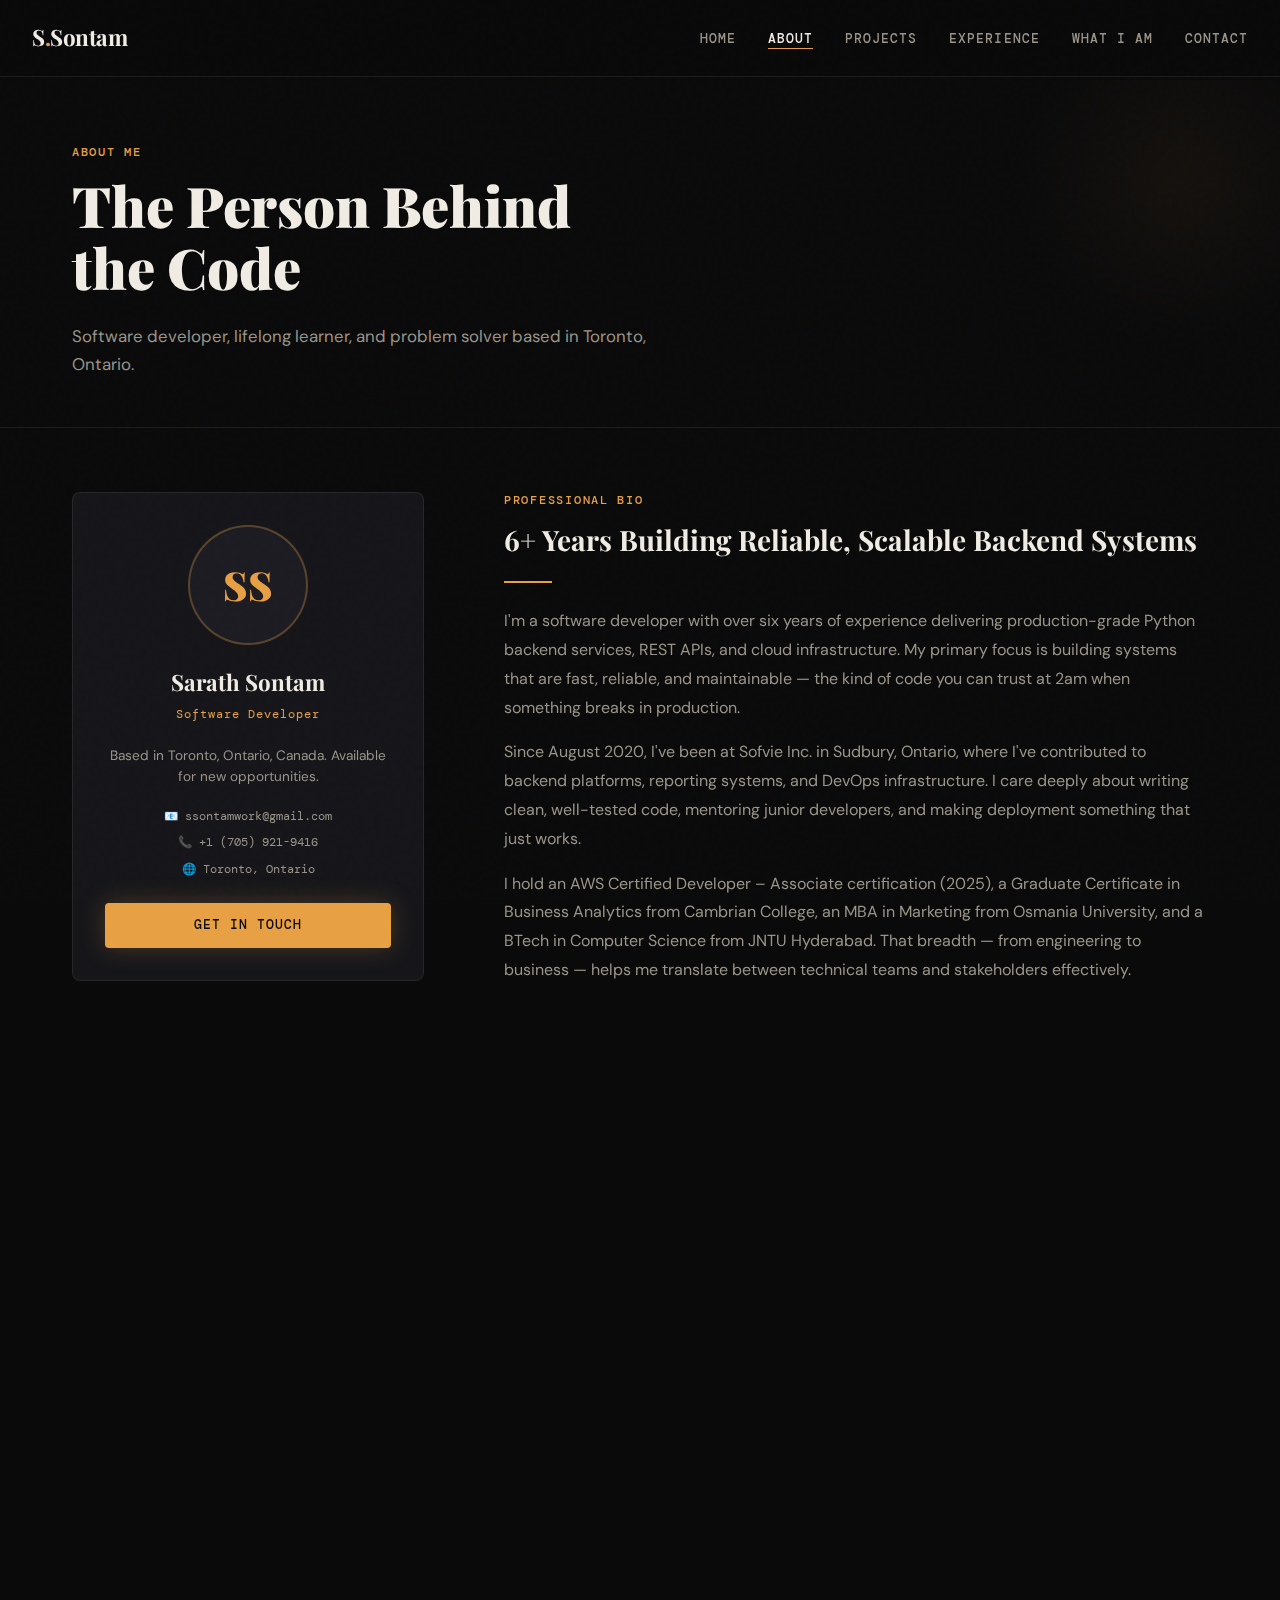
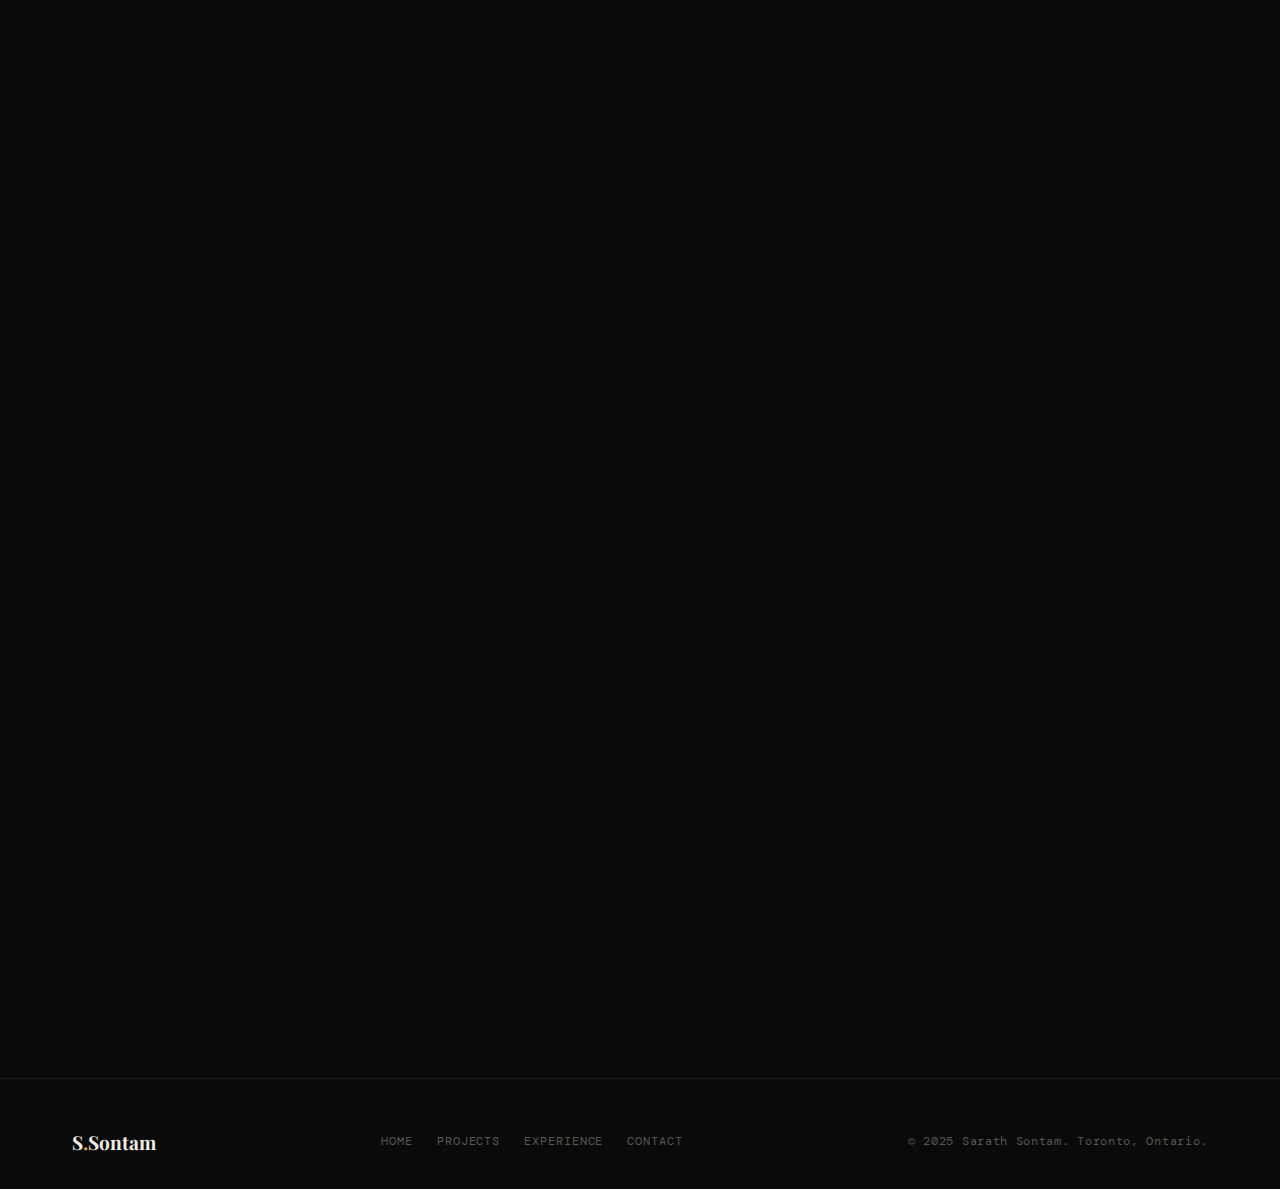
<file: pages/about.html>
<!DOCTYPE html>
<html lang="en">
<head>
  <meta charset="UTF-8" />
  <meta name="viewport" content="width=device-width, initial-scale=1.0" />
  <title>About – Sarath Sontam</title>
  <link rel="stylesheet" href="../css/main.css" />
</head>
<body>
  <nav class="navbar">
    <a href="../index.html" class="nav-logo">S<span>.</span>Sontam</a>
    <ul class="nav-links">
      <li><a href="../index.html">Home</a></li>
      <li><a href="about.html">About</a></li>
      <li><a href="projects.html">Projects</a></li>
      <li><a href="experience.html">Experience</a></li>
      <li><a href="personal.html">What I Am</a></li>
      <li><a href="contact.html">Contact</a></li>
    </ul>
    <button class="nav-toggle" aria-label="Toggle navigation" aria-expanded="false">
      <span></span><span></span><span></span>
    </button>
  </nav>

  <div class="page-container">
    <div class="page-header">
      <div class="page-header-bg"></div>
      <div class="container">
        <div class="section-label">About Me</div>
        <h1 class="section-title">The Person Behind<br>the Code</h1>
        <p class="section-subtitle">Software developer, lifelong learner, and problem solver based in Toronto, Ontario.</p>
      </div>
    </div>

    <section class="section" style="padding-top: 0;">
      <div class="container">
        <div class="about-grid">
          <!-- SIDEBAR -->
          <div>
            <div class="about-sidebar-card reveal">
              <div class="about-avatar">SS</div>
              <div class="about-name">Sarath Sontam</div>
              <div class="about-role">Software Developer</div>
              <div style="font-size:0.85rem; color:var(--text-secondary); line-height:1.6;">
                Based in Toronto, Ontario, Canada. Available for new opportunities.
              </div>
              <div class="about-contact-links">
                <div class="contact-link-item">📧 ssontamwork@gmail.com</div>
                <div class="contact-link-item">📞 +1 (705) 921-9416</div>
                <div class="contact-link-item">🌐 Toronto, Ontario</div>
              </div>
              <a href="contact.html" class="btn btn-primary" style="width:100%; justify-content:center; margin-top:1.5rem;">Get in Touch</a>
            </div>
          </div>

          <!-- MAIN CONTENT -->
          <div>
            <div class="reveal">
              <div class="section-label">Professional Bio</div>
              <h2 style="font-family: var(--font-display); font-size: 1.75rem; font-weight:700; margin-bottom:1rem; line-height:1.25;">
                6+ Years Building Reliable, Scalable Backend Systems
              </h2>
              <div class="divider"></div>
              <p style="color: var(--text-secondary); line-height:1.8; margin-bottom:1rem;">
                I'm a software developer with over six years of experience delivering production-grade Python backend services, REST APIs, and cloud infrastructure. My primary focus is building systems that are fast, reliable, and maintainable — the kind of code you can trust at 2am when something breaks in production.
              </p>
              <p style="color: var(--text-secondary); line-height:1.8; margin-bottom:1rem;">
                Since August 2020, I've been at Sofvie Inc. in Sudbury, Ontario, where I've contributed to backend platforms, reporting systems, and DevOps infrastructure. I care deeply about writing clean, well-tested code, mentoring junior developers, and making deployment something that just works.
              </p>
              <p style="color: var(--text-secondary); line-height:1.8;">
                I hold an AWS Certified Developer – Associate certification (2025), a Graduate Certificate in Business Analytics from Cambrian College, an MBA in Marketing from Osmania University, and a BTech in Computer Science from JNTU Hyderabad. That breadth — from engineering to business — helps me translate between technical teams and stakeholders effectively.
              </p>
            </div>

            <!-- SKILLS -->
            <div class="skills-section reveal">
              <div class="section-label">Technical Skills</div>
              <h3 style="font-family: var(--font-display); font-size:1.4rem; font-weight:700; margin-bottom:1.5rem;">Stack &amp; Expertise</h3>
              <div class="skills-categories">
                <div class="skill-category">
                  <div class="skill-category-title">Languages &amp; Frameworks</div>
                  <div class="skill-tags">
                    <span class="skill-tag">Python</span>
                    <span class="skill-tag">SQL</span>
                    <span class="skill-tag">JavaScript</span>
                    <span class="skill-tag">Django</span>
                    <span class="skill-tag">Django REST Framework</span>
                    <span class="skill-tag">Flask</span>
                    <span class="skill-tag">FastAPI</span>
                    <span class="skill-tag">Jinja2</span>
                    <span class="skill-tag">AngularJS</span>
                  </div>
                </div>
                <div class="skill-category">
                  <div class="skill-category-title">Databases</div>
                  <div class="skill-tags">
                    <span class="skill-tag">MySQL</span>
                    <span class="skill-tag">MariaDB</span>
                    <span class="skill-tag">SQL Server</span>
                    <span class="skill-tag">AWS RDS</span>
                    <span class="skill-tag">SQLAlchemy</span>
                  </div>
                </div>
                <div class="skill-category">
                  <div class="skill-category-title">DevOps &amp; Cloud</div>
                  <div class="skill-tags">
                    <span class="skill-tag">Docker</span>
                    <span class="skill-tag">Kubernetes</span>
                    <span class="skill-tag">AWS EC2</span>
                    <span class="skill-tag">AWS S3</span>
                    <span class="skill-tag">AWS Lambda</span>
                    <span class="skill-tag">AWS EKS</span>
                    <span class="skill-tag">GitHub Actions</span>
                    <span class="skill-tag">VPN</span>
                  </div>
                </div>
                <div class="skill-category">
                  <div class="skill-category-title">Analytics &amp; Security</div>
                  <div class="skill-tags">
                    <span class="skill-tag">Pandas</span>
                    <span class="skill-tag">Power BI</span>
                    <span class="skill-tag">Plotly</span>
                    <span class="skill-tag">Keycloak</span>
                    <span class="skill-tag">JWT</span>
                    <span class="skill-tag">OAuth2</span>
                    <span class="skill-tag">Excel</span>
                  </div>
                </div>
                <div class="skill-category">
                  <div class="skill-category-title">Tools &amp; Process</div>
                  <div class="skill-tags">
                    <span class="skill-tag">Git</span>
                    <span class="skill-tag">GitHub</span>
                    <span class="skill-tag">Jira</span>
                    <span class="skill-tag">ClickUp</span>
                    <span class="skill-tag">Agile/Scrum</span>
                    <span class="skill-tag">PWA</span>
                    <span class="skill-tag">Service Workers</span>
                  </div>
                </div>
                <div class="skill-category">
                  <div class="skill-category-title">Frontend</div>
                  <div class="skill-tags">
                    <span class="skill-tag">AngularJS</span>
                    <span class="skill-tag">JavaScript</span>
                    <span class="skill-tag">PWA</span>
                    <span class="skill-tag">Service Workers</span>
                    <span class="skill-tag">HTML5</span>
                    <span class="skill-tag">CSS3</span>
                  </div>
                </div>
              </div>
            </div>

            <!-- EDUCATION -->
            <div class="skills-section reveal">
              <div class="section-label">Education</div>
              <h3 style="font-family: var(--font-display); font-size:1.4rem; font-weight:700; margin-bottom:0.5rem;">Academic Background</h3>
              <div class="education-grid">
                <div class="edu-card">
                  <div class="edu-degree">Graduate Certificate – Business Analytics</div>
                  <div class="edu-school">Cambrian College</div>
                  <div class="edu-location">Sudbury, Ontario, Canada</div>
                </div>
                <div class="edu-card">
                  <div class="edu-degree">Master of Business Administration – Marketing</div>
                  <div class="edu-school">Osmania University</div>
                  <div class="edu-location">Hyderabad, India</div>
                </div>
                <div class="edu-card">
                  <div class="edu-degree">Bachelor of Technology – Computer Science &amp; Engineering</div>
                  <div class="edu-school">JNTU Hyderabad</div>
                  <div class="edu-location">Hyderabad, India</div>
                </div>
              </div>
            </div>

            <!-- CERTIFICATIONS -->
            <div class="skills-section reveal">
              <div class="section-label">Certifications</div>
              <h3 style="font-family: var(--font-display); font-size:1.4rem; font-weight:700; margin-bottom:0.5rem;">Professional Credentials</h3>
              <div class="cert-card">
                <div class="cert-icon">☁️</div>
                <div>
                  <div class="cert-name">AWS Certified Developer – Associate</div>
                  <div class="cert-issuer">Amazon Web Services · 2025</div>
                </div>
              </div>
            </div>
          </div>
        </div>
      </div>
    </section>

    <footer class="footer">
      <div class="container">
        <div class="footer-inner">
          <div class="footer-brand">S<span>.</span>Sontam</div>
          <nav class="footer-links">
            <a href="../index.html">Home</a>
            <a href="projects.html">Projects</a>
            <a href="experience.html">Experience</a>
            <a href="contact.html">Contact</a>
          </nav>
          <p class="footer-copy">© 2025 Sarath Sontam. Toronto, Ontario.</p>
        </div>
      </div>
    </footer>
  </div>
  <script src="../js/main.js"></script>
</body>
</html>
</file>
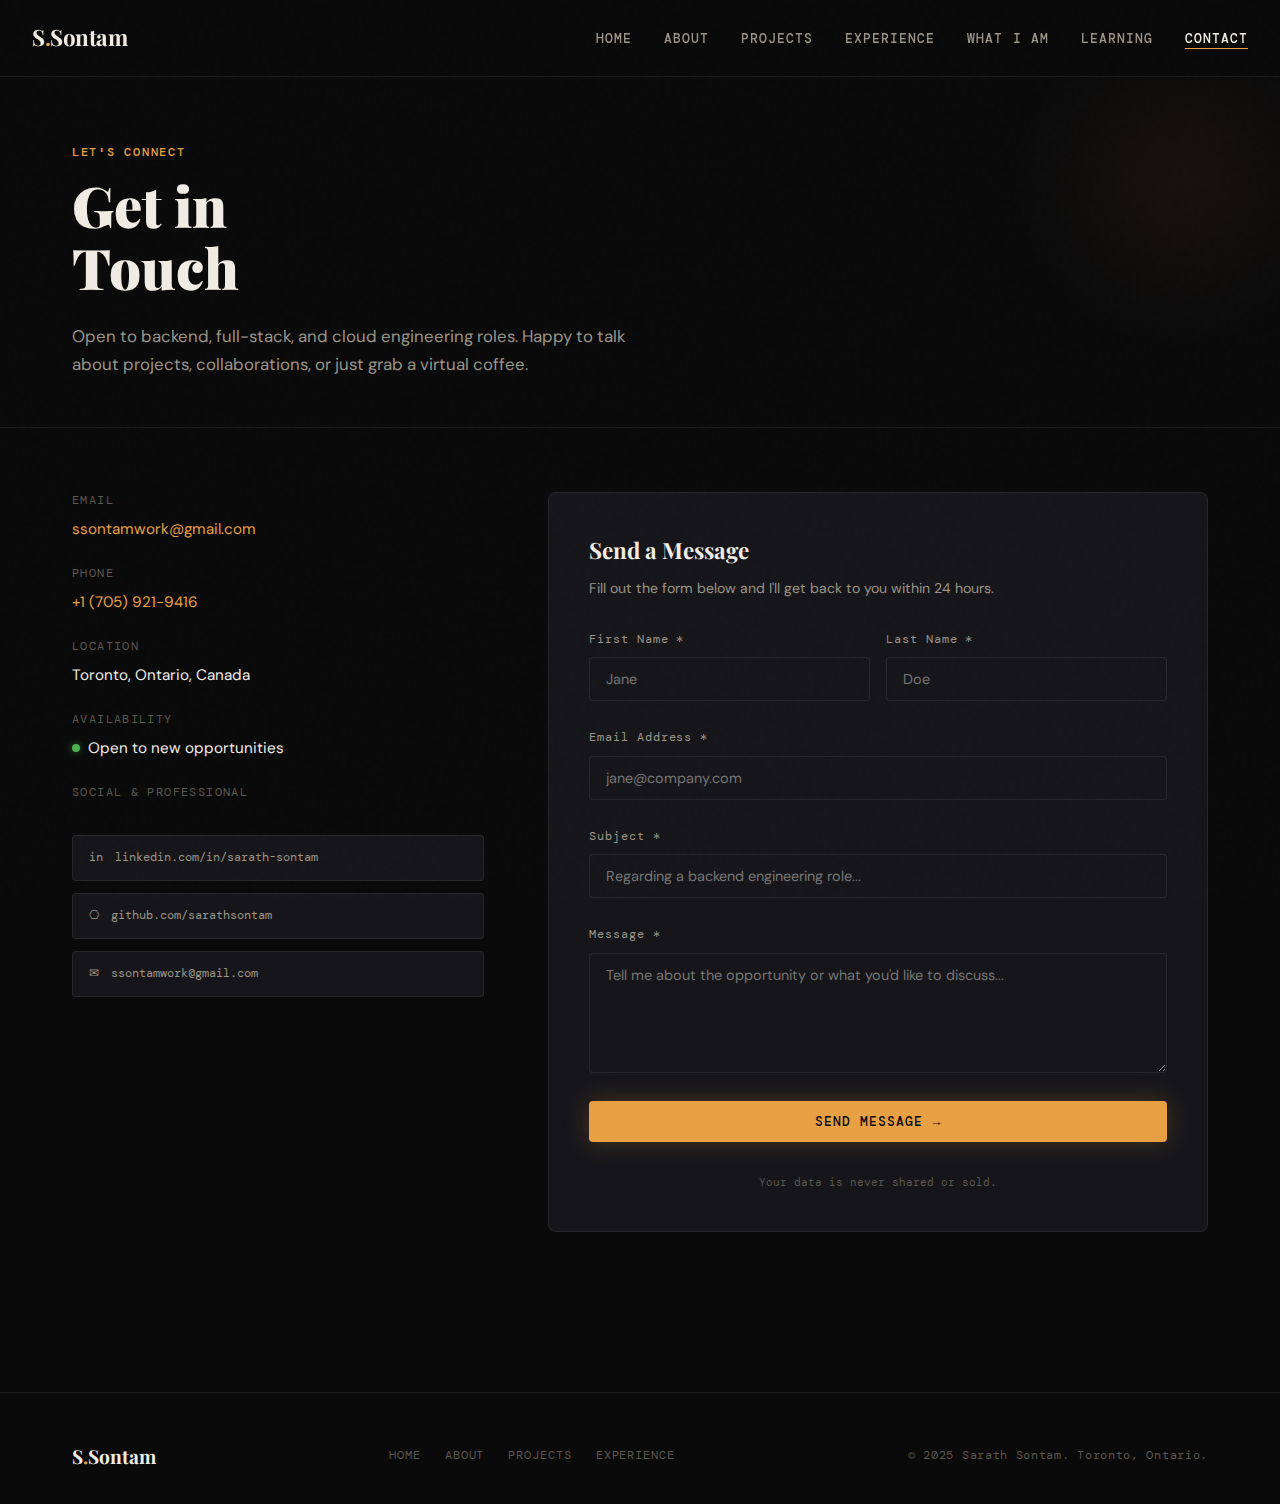
<file: pages/contact.html>
<!DOCTYPE html>
<html lang="en">
<head>
  <meta charset="UTF-8" />
  <meta name="viewport" content="width=device-width, initial-scale=1.0, user-scalable=no, viewport-fit=cover" />
  <title>Contact – Sarath Sontam</title>
  <link rel="stylesheet" href="../css/main.css" />
</head>
<body>
  <nav class="navbar">
    <a href="../index.html" class="nav-logo">S<span>.</span>Sontam</a>
    <ul class="nav-links">
      <li><a href="../index.html">Home</a></li>
      <li><a href="about.html">About</a></li>
      <li><a href="projects.html">Projects</a></li>
      <li><a href="experience.html">Experience</a></li>
      <li><a href="personal.html">What I Am</a></li>
      <li class="nav-has-dropdown"><a href="learning.html">Learning</a><ul class="nav-dropdown"><li><a href="devops.html">DevOps &amp; AWS</a></li><li><a href="django.html">Django Framework</a></li></ul></li>
      <li><a href="contact.html">Contact</a></li>
    </ul>
    <div class="nav-toggle"><span></span><span></span><span></span></div>
  </nav>

  <div class="page-container">
    <div class="page-header">
      <div class="page-header-bg"></div>
      <div class="container">
        <div class="section-label">Let's Connect</div>
        <h1 class="section-title">Get in<br>Touch</h1>
        <p class="section-subtitle">Open to backend, full-stack, and cloud engineering roles. Happy to talk about projects, collaborations, or just grab a virtual coffee.</p>
      </div>
    </div>

    <section class="section" style="padding-top: 0;">
      <div class="container">
        <div class="contact-grid">

          <!-- LEFT: Info -->
          <div class="reveal">
            <div class="contact-info-label">Email</div>
            <div class="contact-info-value">
              <a href="mailto:ssontamwork@gmail.com">ssontamwork@gmail.com</a>
            </div>

            <div class="contact-info-label">Phone</div>
            <div class="contact-info-value">
              <a href="tel:+17059219416">+1 (705) 921-9416</a>
            </div>

            <div class="contact-info-label">Location</div>
            <div class="contact-info-value">Toronto, Ontario, Canada</div>

            <div class="contact-info-label">Availability</div>
            <div class="contact-info-value" style="display:flex; align-items:center; gap:0.5rem;">
              <span style="width:8px; height:8px; border-radius:50%; background:#4caf50; display:inline-block; box-shadow:0 0 8px rgba(76,175,80,0.6);"></span>
              Open to new opportunities
            </div>

            <!-- Social Links -->
            <div style="margin-top: 1.5rem;">
              <div class="contact-info-label" style="margin-bottom:0.75rem;">Social & Professional</div>
              <div class="social-links">
                <a href="https://www.linkedin.com/in/sarath-sontam" target="_blank" rel="noopener" class="social-link">
                  <span>in</span>
                  <span>linkedin.com/in/sarath-sontam</span>
                </a>
                <a href="https://github.com/sarathsontam" target="_blank" rel="noopener" class="social-link">
                  <span>⎔</span>
                  <span>github.com/sarathsontam</span>
                </a>
                <a href="mailto:ssontamwork@gmail.com" class="social-link">
                  <span>✉</span>
                  <span>ssontamwork@gmail.com</span>
                </a>
              </div>
            </div>

            <!-- Map placeholder -->
            <!-- <div class="map-placeholder">
              📍 Toronto, Ontario, Canada<br>
              <span style="font-size:0.65rem; margin-top:0.35rem; display:block; opacity:0.6;">Embed Google Maps here: USER_MAP_EMBED_HERE</span>
            </div> -->
          </div>

          <!-- RIGHT: Form -->
          <div class="reveal">
            <div style="background: var(--bg-card); border: 1px solid var(--border); border-radius: var(--radius-lg); padding: 2.5rem;">
              <h3 style="font-family: var(--font-display); font-size:1.4rem; font-weight:700; margin-bottom:0.5rem;">Send a Message</h3>
              <p style="font-size:0.88rem; color:var(--text-secondary); margin-bottom:2rem; line-height:1.6;">
                Fill out the form below and I'll get back to you within 24 hours.
              </p>

              <form id="contactForm" class="contact-form" novalidate>
                <div class="form-row">
                  <div class="form-group">
                    <label class="form-label" for="firstName">First Name *</label>
                    <input type="text" id="firstName" name="firstName" class="form-input" placeholder="Jane" required />
                    <span class="form-error"></span>
                  </div>
                  <div class="form-group">
                    <label class="form-label" for="lastName">Last Name *</label>
                    <input type="text" id="lastName" name="lastName" class="form-input" placeholder="Doe" required />
                    <span class="form-error"></span>
                  </div>
                </div>

                <div class="form-group">
                  <label class="form-label" for="email">Email Address *</label>
                  <input type="email" id="email" name="email" class="form-input" placeholder="jane@company.com" required />
                  <span class="form-error"></span>
                </div>

                <div class="form-group">
                  <label class="form-label" for="subject">Subject *</label>
                  <input type="text" id="subject" name="subject" class="form-input" placeholder="Regarding a backend engineering role..." required />
                  <span class="form-error"></span>
                </div>

                <div class="form-group">
                  <label class="form-label" for="message">Message *</label>
                  <textarea id="message" name="message" class="form-textarea" placeholder="Tell me about the opportunity or what you'd like to discuss..." required></textarea>
                  <span class="form-error"></span>
                </div>

                <div id="formMessage" class="form-message"></div>

                <button type="submit" class="btn btn-primary" style="width:100%; justify-content:center;">
                  Send Message →
                </button>

                <p style="font-family:var(--font-mono); font-size:0.68rem; color:var(--text-muted); text-align:center; margin-top:0.75rem;">
                  Your data is never shared or sold.
                </p>
              </form>
            </div>
          </div>
        </div>
      </div>
    </section>

    <footer class="footer">
      <div class="container">
        <div class="footer-inner">
          <div class="footer-brand">S<span>.</span>Sontam</div>
          <nav class="footer-links">
            <a href="../index.html">Home</a>
            <a href="about.html">About</a>
            <a href="projects.html">Projects</a>
            <a href="experience.html">Experience</a>
          </nav>
          <p class="footer-copy">© 2025 Sarath Sontam. Toronto, Ontario.</p>
        </div>
      </div>
    </footer>
  </div>
  <script src="../js/main.js"></script>
</body>
</html>
</file>
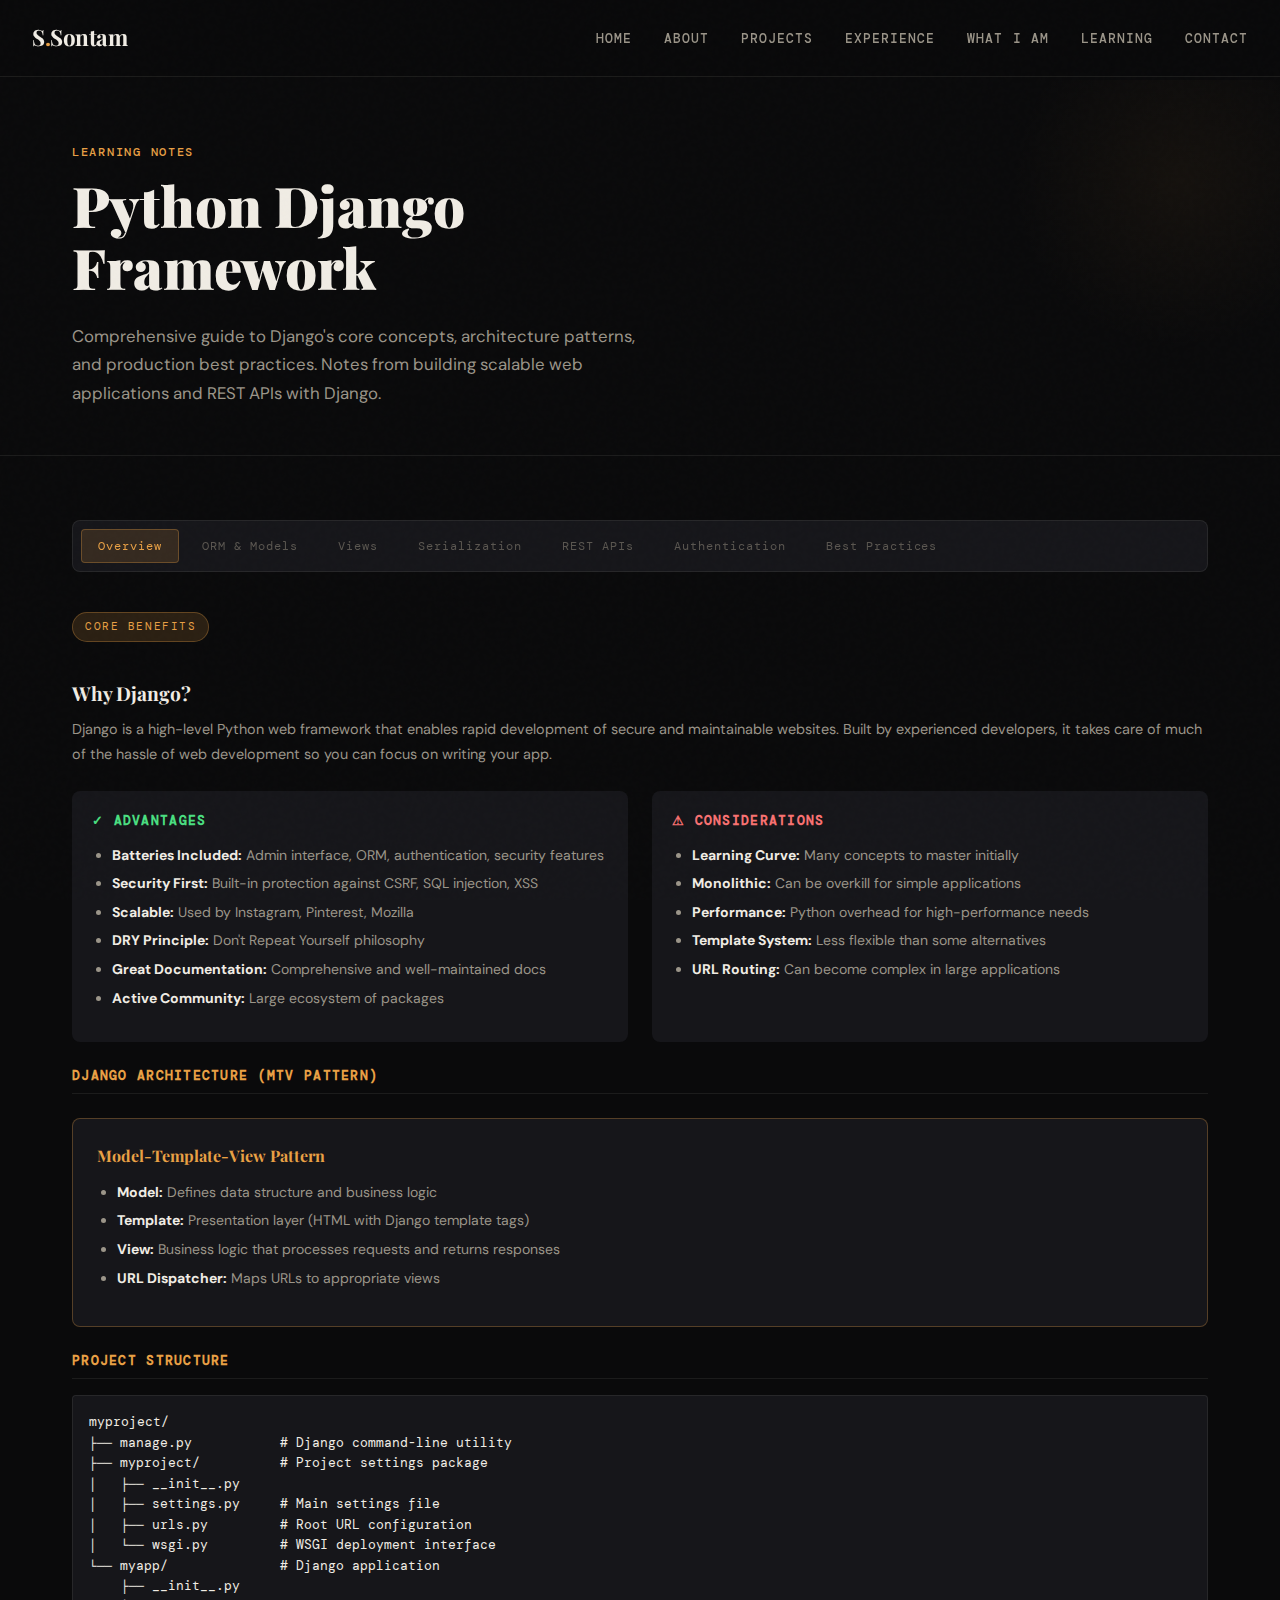
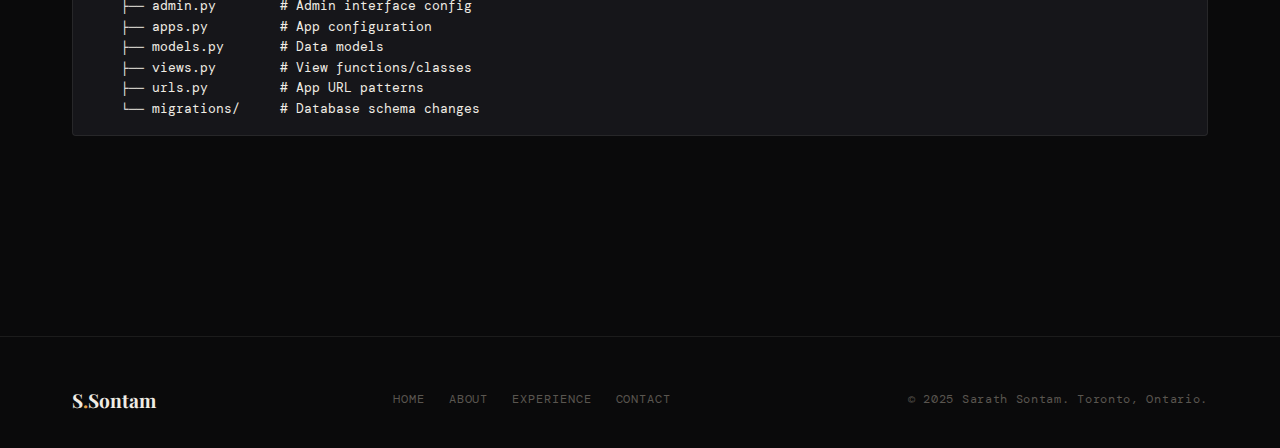
<file: pages/django.html>
<!DOCTYPE html>
<html lang="en">
<head>
  <meta charset="UTF-8" />
  <meta name="viewport" content="width=device-width, initial-scale=1.0, user-scalable=no, viewport-fit=cover" />
  <title>Python Django Framework – Sarath Sontam</title>
  <link rel="stylesheet" href="../css/main.css" />
  <style>
    /* ── TAB SYSTEM ─────────────────────────────────────────────── */
    .tab-bar {
      display: flex;
      flex-wrap: wrap;
      gap: 0.4rem;
      margin-bottom: 2.5rem;
      padding: 0.5rem;
      background: var(--bg-card);
      border: 1px solid var(--border);
      border-radius: var(--radius-lg);
      position: sticky;
      top: 80px;
      z-index: 50;
    }
    .tab-btn {
      font-family: var(--font-mono);
      font-size: 0.75rem;
      letter-spacing: 0.08em;
      color: var(--text-muted);
      background: transparent;
      border: 1px solid transparent;
      border-radius: var(--radius);
      padding: 0.5rem 1rem;
      cursor: pointer;
      transition: all var(--transition);
      white-space: nowrap;
    }
    .tab-btn:hover { color: var(--accent); background: var(--accent-dim); }
    .tab-btn.active {
      color: var(--accent);
      background: var(--accent-dim);
      border-color: var(--border-accent);
    }
    .tab-pane { display: none; }
    .tab-pane.active { display: block; }

    /* ── SESSION BLOCKS ─────────────────────────────────────────── */
    .session {
      margin-bottom: 2.5rem;
      scroll-margin-top: 160px;
    }
    .session-date {
      font-family: var(--font-mono);
      font-size: 0.7rem;
      color: var(--accent);
      letter-spacing: 0.14em;
      text-transform: uppercase;
      padding: 0.3rem 0.75rem;
      background: var(--accent-dim);
      border: 1px solid var(--border-accent);
      border-radius: 100px;
      display: inline-block;
      margin-bottom: 1.25rem;
    }
    .session h3 {
      font-family: var(--font-display);
      font-size: 1.2rem;
      font-weight: 700;
      color: var(--text-primary);
      margin: 1rem 0 0.5rem;
    }
    .session h4 {
      font-family: var(--font-mono);
      font-size: 0.8rem;
      color: var(--accent);
      letter-spacing: 0.1em;
      text-transform: uppercase;
      margin: 1.25rem 0 0.6rem;
      padding-bottom: 0.4rem;
      border-bottom: 1px solid var(--border);
    }
    .session p {
      font-size: 0.9rem;
      color: var(--text-secondary);
      line-height: 1.75;
      margin-bottom: 0.75rem;
    }
    .session ul, .session ol {
      padding-left: 1.25rem;
      margin-bottom: 0.75rem;
    }
    .session li {
      font-size: 0.875rem;
      color: var(--text-secondary);
      line-height: 1.7;
      margin-bottom: 0.3rem;
    }
    .session li strong {
      color: var(--text-primary);
    }
    .session pre {
      background: var(--bg-card);
      border: 1px solid var(--border);
      border-radius: var(--radius);
      padding: 1rem;
      font-family: var(--font-mono);
      font-size: 0.8rem;
      color: var(--text-primary);
      overflow-x: auto;
      margin: 1rem 0;
    }
    .session code {
      background: var(--bg-card);
      color: var(--accent);
      padding: 0.2rem 0.4rem;
      border-radius: 3px;
      font-family: var(--font-mono);
      font-size: 0.85em;
    }
    .concept-box {
      background: var(--bg-card);
      border: 1px solid var(--border-accent);
      border-radius: var(--radius-lg);
      padding: 1.5rem;
      margin: 1.5rem 0;
    }
    .concept-box h5 {
      font-family: var(--font-display);
      color: var(--accent);
      font-size: 1rem;
      margin-bottom: 0.75rem;
    }
    .pros-cons {
      display: grid;
      grid-template-columns: 1fr 1fr;
      gap: 1.5rem;
      margin: 1.5rem 0;
    }
    .pros, .cons {
      background: var(--bg-card);
      padding: 1.25rem;
      border-radius: var(--radius-lg);
    }
    .pros h5, .cons h5 {
      font-family: var(--font-mono);
      font-size: 0.8rem;
      text-transform: uppercase;
      letter-spacing: 0.1em;
      margin-bottom: 0.75rem;
    }
    .pros h5 { color: #4ade80; }
    .cons h5 { color: #f87171; }
    
    @media (max-width: 768px) {
      .tab-bar { top: 70px; }
      .pros-cons { grid-template-columns: 1fr; }
    }
  </style>
</head>
<body>
  <nav class="navbar">
    <a href="../index.html" class="nav-logo">S<span>.</span>Sontam</a>
    <ul class="nav-links">
      <li><a href="../index.html">Home</a></li>
      <li><a href="about.html">About</a></li>
      <li><a href="projects.html">Projects</a></li>
      <li><a href="experience.html">Experience</a></li>
      <li><a href="personal.html">What I Am</a></li>
      <li class="nav-has-dropdown">
        <a href="learning.html">Learning</a>
        <ul class="nav-dropdown">
          <li><a href="devops.html">DevOps &amp; AWS</a></li>
          <li><a href="django.html" class="active">Django Framework</a></li>
        </ul>
      </li>
      <li><a href="contact.html">Contact</a></li>
    </ul>
    <div class="nav-toggle" aria-label="Toggle navigation" aria-expanded="false">
      <span></span><span></span><span></span>
    </div>
  </nav>

  <div class="page-container">
    <div class="page-header">
      <div class="page-header-bg"></div>
      <div class="container">
        <div class="section-label">Learning Notes</div>
        <h1 class="section-title">Python Django<br>Framework</h1>
        <p class="section-subtitle">
          Comprehensive guide to Django's core concepts, architecture patterns, and production best practices. 
          Notes from building scalable web applications and REST APIs with Django.
        </p>
      </div>
    </div>

    <section class="section" style="padding-top: 0;">
      <div class="container">

        <!-- Tab Navigation -->
        <div class="tab-bar">
          <button class="tab-btn active" data-tab="overview">Overview</button>
          <button class="tab-btn" data-tab="orm">ORM & Models</button>
          <button class="tab-btn" data-tab="views">Views</button>
          <button class="tab-btn" data-tab="serialization">Serialization</button>
          <button class="tab-btn" data-tab="rest-apis">REST APIs</button>
          <button class="tab-btn" data-tab="auth">Authentication</button>
          <button class="tab-btn" data-tab="best-practices">Best Practices</button>
        </div>

        <!-- Overview Tab -->
        <div class="tab-pane active" id="overview">
          
          <div class="session">
            <div class="session-date">Core Benefits</div>
            <h3>Why Django?</h3>
            
            <p>Django is a high-level Python web framework that enables rapid development of secure and maintainable websites. Built by experienced developers, it takes care of much of the hassle of web development so you can focus on writing your app.</p>

            <div class="pros-cons">
              <div class="pros">
                <h5>✓ Advantages</h5>
                <ul>
                  <li><strong>Batteries Included:</strong> Admin interface, ORM, authentication, security features</li>
                  <li><strong>Security First:</strong> Built-in protection against CSRF, SQL injection, XSS</li>
                  <li><strong>Scalable:</strong> Used by Instagram, Pinterest, Mozilla</li>
                  <li><strong>DRY Principle:</strong> Don't Repeat Yourself philosophy</li>
                  <li><strong>Great Documentation:</strong> Comprehensive and well-maintained docs</li>
                  <li><strong>Active Community:</strong> Large ecosystem of packages</li>
                </ul>
              </div>
              
              <div class="cons">
                <h5>⚠ Considerations</h5>
                <ul>
                  <li><strong>Learning Curve:</strong> Many concepts to master initially</li>
                  <li><strong>Monolithic:</strong> Can be overkill for simple applications</li>
                  <li><strong>Performance:</strong> Python overhead for high-performance needs</li>
                  <li><strong>Template System:</strong> Less flexible than some alternatives</li>
                  <li><strong>URL Routing:</strong> Can become complex in large applications</li>
                </ul>
              </div>
            </div>

            <h4>Django Architecture (MTV Pattern)</h4>
            <div class="concept-box">
              <h5>Model-Template-View Pattern</h5>
              <ul>
                <li><strong>Model:</strong> Defines data structure and business logic</li>
                <li><strong>Template:</strong> Presentation layer (HTML with Django template tags)</li>
                <li><strong>View:</strong> Business logic that processes requests and returns responses</li>
                <li><strong>URL Dispatcher:</strong> Maps URLs to appropriate views</li>
              </ul>
            </div>

            <h4>Project Structure</h4>
            <pre>
myproject/
├── manage.py           # Django command-line utility
├── myproject/          # Project settings package  
│   ├── __init__.py
│   ├── settings.py     # Main settings file
│   ├── urls.py         # Root URL configuration
│   └── wsgi.py         # WSGI deployment interface
└── myapp/              # Django application
    ├── __init__.py
    ├── admin.py        # Admin interface config
    ├── apps.py         # App configuration
    ├── models.py       # Data models
    ├── views.py        # View functions/classes
    ├── urls.py         # App URL patterns
    └── migrations/     # Database schema changes
</pre>
          </div>

        </div>

        <!-- ORM Tab -->
        <div class="tab-pane" id="orm">
          
          <div class="session">
            <div class="session-date">Object-Relational Mapping</div>
            <h3>Django ORM Deep Dive</h3>
            
            <p>Django's ORM provides a Pythonic way to interact with databases. It translates Python code into SQL queries, handles database connections, and provides an abstraction layer over different database backends.</p>

            <h4>Model Definition</h4>
            <pre>
from django.db import models
from django.contrib.auth.models import User

class Category(models.Model):
    name = models.CharField(max_length=100, unique=True)
    slug = models.SlugField(unique=True)
    description = models.TextField(blank=True)
    created_at = models.DateTimeField(auto_now_add=True)
    
    class Meta:
        verbose_name_plural = "categories"
        ordering = ['name']
    
    def __str__(self):
        return self.name

class Post(models.Model):
    DRAFT = 'draft'
    PUBLISHED = 'published'
    
    STATUS_CHOICES = [
        (DRAFT, 'Draft'),
        (PUBLISHED, 'Published'),
    ]
    
    title = models.CharField(max_length=200)
    slug = models.SlugField(unique=True)
    author = models.ForeignKey(User, on_delete=models.CASCADE)
    category = models.ForeignKey(Category, on_delete=models.SET_NULL, null=True)
    content = models.TextField()
    status = models.CharField(max_length=20, choices=STATUS_CHOICES, default=DRAFT)
    created_at = models.DateTimeField(auto_now_add=True)
    updated_at = models.DateTimeField(auto_now=True)
    
    class Meta:
        ordering = ['-created_at']
        
    def __str__(self):
        return self.title
</pre>

            <h4>Field Types & Relationships</h4>
            <div class="concept-box">
              <h5>Common Field Types</h5>
              <ul>
                <li><strong>CharField:</strong> Short text (max_length required)</li>
                <li><strong>TextField:</strong> Long text</li>
                <li><strong>IntegerField, FloatField, DecimalField:</strong> Numbers</li>
                <li><strong>DateField, DateTimeField:</strong> Dates and timestamps</li>
                <li><strong>BooleanField:</strong> True/False values</li>
                <li><strong>EmailField, URLField:</strong> Validated email and URL fields</li>
                <li><strong>FileField, ImageField:</strong> File uploads</li>
              </ul>
            </div>

            <h4>Relationship Types</h4>
            <ul>
              <li><strong>ForeignKey:</strong> One-to-Many relationship</li>
              <li><strong>ManyToManyField:</strong> Many-to-Many relationship</li>
              <li><strong>OneToOneField:</strong> One-to-One relationship</li>
            </ul>

            <h4>QuerySet Operations</h4>
            <pre>
# Basic queries
posts = Post.objects.all()
published_posts = Post.objects.filter(status='published')
recent_posts = Post.objects.filter(created_at__gte=datetime.now() - timedelta(days=7))

# Complex queries
posts = Post.objects.filter(
    category__name='Technology',
    status='published'
).exclude(
    title__icontains='deprecated'
).order_by('-created_at')

# Aggregation
from django.db.models import Count, Avg
stats = Post.objects.aggregate(
    total_posts=Count('id'),
    avg_content_length=Avg('content__len')
)

# Related object queries (avoiding N+1 problems)
posts_with_authors = Post.objects.select_related('author', 'category')
posts_with_tags = Post.objects.prefetch_related('tags')

# Raw SQL when needed
posts = Post.objects.raw('SELECT * FROM myapp_post WHERE created_at > %s', [date])
</pre>

            <h4>Migration System</h4>
            <p>Django's migration system tracks changes to your models and applies them to the database schema:</p>
            <pre>
# Generate migrations after model changes
python manage.py makemigrations

# Apply migrations to database
python manage.py migrate

# View migration status
python manage.py showmigrations

# Create empty migration for custom operations
python manage.py makemigrations --empty myapp
</pre>

          </div>

        </div>

        <!-- Views Tab -->
        <div class="tab-pane" id="views">
          
          <div class="session">
            <div class="session-date">View Architecture</div>
            <h3>Function-Based vs Class-Based Views</h3>
            
            <p>Django provides two ways to handle requests: Function-Based Views (FBVs) and Class-Based Views (CBVs). Each has its strengths and use cases.</p>

            <h4>Function-Based Views (FBVs)</h4>
            <div class="concept-box">
              <h5>Simple and Explicit</h5>
              <p>FBVs are straightforward Python functions that take a request and return a response. They're easy to understand and debug.</p>
            </div>

            <pre>
from django.shortcuts import render, get_object_or_404, redirect
from django.http import HttpResponse, JsonResponse
from django.contrib.auth.decorators import login_required
from django.views.decorators.http import require_http_methods
from .models import Post, Category
from .forms import PostForm

def post_list(request):
    posts = Post.objects.filter(status='published').select_related('category', 'author')
    categories = Category.objects.all()
    
    return render(request, 'blog/post_list.html', {
        'posts': posts,
        'categories': categories,
    })

def post_detail(request, slug):
    post = get_object_or_404(Post, slug=slug, status='published')
    
    return render(request, 'blog/post_detail.html', {
        'post': post,
    })

@login_required
@require_http_methods(["GET", "POST"])
def post_create(request):
    if request.method == 'POST':
        form = PostForm(request.POST)
        if form.is_valid():
            post = form.save(commit=False)
            post.author = request.user
            post.save()
            return redirect('post_detail', slug=post.slug)
    else:
        form = PostForm()
    
    return render(request, 'blog/post_form.html', {
        'form': form,
        'title': 'Create Post'
    })

def api_post_list(request):
    posts = Post.objects.filter(status='published').values('title', 'slug', 'created_at')
    return JsonResponse(list(posts), safe=False)
</pre>

            <h4>Class-Based Views (CBVs)</h4>
            <div class="concept-box">
              <h5>DRY and Extensible</h5>
              <p>CBVs provide reusable components and built-in functionality for common patterns. They use inheritance and mixins for code reuse.</p>
            </div>

            <pre>
from django.views.generic import ListView, DetailView, CreateView, UpdateView, DeleteView
from django.contrib.auth.mixins import LoginRequiredMixin
from django.urls import reverse_lazy
from django.db.models import Q

class PostListView(ListView):
    model = Post
    template_name = 'blog/post_list.html'
    context_object_name = 'posts'
    paginate_by = 10
    
    def get_queryset(self):
        queryset = Post.objects.filter(status='published').select_related('category', 'author')
        
        # Add search functionality
        search = self.request.GET.get('search')
        if search:
            queryset = queryset.filter(
                Q(title__icontains=search) | Q(content__icontains=search)
            )
        
        return queryset
    
    def get_context_data(self, **kwargs):
        context = super().get_context_data(**kwargs)
        context['categories'] = Category.objects.all()
        context['search_query'] = self.request.GET.get('search', '')
        return context

class PostDetailView(DetailView):
    model = Post
    template_name = 'blog/post_detail.html'
    context_object_name = 'post'
    
    def get_queryset(self):
        return Post.objects.filter(status='published').select_related('author', 'category')

class PostCreateView(LoginRequiredMixin, CreateView):
    model = Post
    form_class = PostForm
    template_name = 'blog/post_form.html'
    
    def form_valid(self, form):
        form.instance.author = self.request.user
        return super().form_valid(form)
    
    def get_success_url(self):
        return reverse_lazy('post_detail', kwargs={'slug': self.object.slug})

class PostUpdateView(LoginRequiredMixin, UpdateView):
    model = Post
    form_class = PostForm
    template_name = 'blog/post_form.html'
    
    def get_queryset(self):
        return Post.objects.filter(author=self.request.user)

# Custom mixins for reusability
class AuthorRequiredMixin:
    """Ensures only the author can modify their posts"""
    def get_queryset(self):
        return super().get_queryset().filter(author=self.request.user)
</pre>

            <h4>When to Use Each Approach</h4>
            <div class="pros-cons">
              <div class="pros">
                <h5>Function-Based Views</h5>
                <ul>
                  <li>Simple, one-off views</li>
                  <li>Complex business logic</li>
                  <li>Custom request processing</li>
                  <li>Easy to test and debug</li>
                  <li>Direct control over flow</li>
                </ul>
              </div>
              
              <div class="cons">
                <h5>Class-Based Views</h5>
                <ul>
                  <li>CRUD operations</li>
                  <li>Code reuse across views</li>
                  <li>Standard patterns (list, detail, forms)</li>
                  <li>Multiple inheritance needs</li>
                  <li>Built-in pagination, auth</li>
                </ul>
              </div>
            </div>

          </div>

        </div>

        <!-- Serialization Tab -->
        <div class="tab-pane" id="serialization">
          
          <div class="session">
            <div class="session-date">Data Serialization</div>
            <h3>Django REST Framework Serializers</h3>
            
            <p>Serializers in Django REST Framework provide a way to convert complex data types (like Django model instances) to Python data types that can then be easily rendered into JSON, XML, or other content types.</p>

            <h4>Basic Serializer Types</h4>

            <div class="concept-box">
              <h5>ModelSerializer</h5>
              <p>Automatically generates serializer fields based on the model. Most commonly used for CRUD operations.</p>
            </div>

            <pre>
from rest_framework import serializers
from .models import Post, Category, User

class CategorySerializer(serializers.ModelSerializer):
    post_count = serializers.SerializerMethodField()
    
    class Meta:
        model = Category
        fields = ['id', 'name', 'slug', 'description', 'post_count']
        
    def get_post_count(self, obj):
        return obj.post_set.filter(status='published').count()

class AuthorSerializer(serializers.ModelSerializer):
    full_name = serializers.SerializerMethodField()
    
    class Meta:
        model = User
        fields = ['id', 'username', 'full_name', 'email']
        
    def get_full_name(self, obj):
        return f"{obj.first_name} {obj.last_name}".strip() or obj.username

class PostSerializer(serializers.ModelSerializer):
    author = AuthorSerializer(read_only=True)
    category = CategorySerializer(read_only=True)
    category_id = serializers.IntegerField(write_only=True)
    word_count = serializers.SerializerMethodField()
    reading_time = serializers.SerializerMethodField()
    
    class Meta:
        model = Post
        fields = [
            'id', 'title', 'slug', 'content', 'status', 
            'author', 'category', 'category_id',
            'word_count', 'reading_time',
            'created_at', 'updated_at'
        ]
        read_only_fields = ['slug', 'created_at', 'updated_at']
    
    def get_word_count(self, obj):
        return len(obj.content.split())
    
    def get_reading_time(self, obj):
        word_count = len(obj.content.split())
        return max(1, word_count // 200)  # Assume 200 words per minute
    
    def validate_title(self, value):
        if len(value) < 5:
            raise serializers.ValidationError("Title must be at least 5 characters long.")
        return value
    
    def validate(self, data):
        if data.get('status') == 'published' and not data.get('content'):
            raise serializers.ValidationError("Published posts must have content.")
        return data
</pre>

            <h4>Custom Serializers</h4>
            <pre>
class Serializer(serializers.Serializer):
    """For non-model data or custom validation logic"""
    
    title = serializers.CharField(max_length=200)
    email = serializers.EmailField()
    age = serializers.IntegerField(min_value=0, max_value=120)
    website = serializers.URLField(required=False)
    tags = serializers.ListField(
        child=serializers.CharField(max_length=50),
        allow_empty=False
    )
    
    def validate_email(self, value):
        if User.objects.filter(email=value).exists():
            raise serializers.ValidationError("Email already in use.")
        return value
    
    def create(self, validated_data):
        # Custom creation logic
        return MyModel.objects.create(**validated_data)
    
    def update(self, instance, validated_data):
        # Custom update logic
        for attr, value in validated_data.items():
            setattr(instance, attr, value)
        instance.save()
        return instance
</pre>

            <h4>Nested Serialization</h4>
            <pre>
class PostWithCommentsSerializer(serializers.ModelSerializer):
    comments = CommentSerializer(many=True, read_only=True)
    author_details = AuthorSerializer(source='author', read_only=True)
    
    class Meta:
        model = Post
        fields = '__all__'

# Writable nested serialization
class PostCreateSerializer(serializers.ModelSerializer):
    tags = serializers.ListField(
        child=serializers.CharField(max_length=50),
        write_only=True
    )
    
    class Meta:
        model = Post
        fields = ['title', 'content', 'category_id', 'tags']
    
    def create(self, validated_data):
        tags_data = validated_data.pop('tags', [])
        post = Post.objects.create(**validated_data)
        
        # Handle tags creation/association
        for tag_name in tags_data:
            tag, created = Tag.objects.get_or_create(name=tag_name)
            post.tags.add(tag)
        
        return post
</pre>

            <h4>Serializer Performance Tips</h4>
            <ul>
              <li><strong>Use select_related/prefetch_related:</strong> Optimize database queries for nested data</li>
              <li><strong>SerializerMethodField sparingly:</strong> They can't be optimized by the database</li>
              <li><strong>Nested serializers:</strong> Consider depth and performance implications</li>
              <li><strong>Read-only fields:</strong> Mark fields as read_only when appropriate</li>
              <li><strong>Custom to_representation:</strong> For complex output formatting</li>
            </ul>

          </div>

        </div>

        <!-- REST APIs Tab -->
        <div class="tab-pane" id="rest-apis">
          
          <div class="session">
            <div class="session-date">REST API Development</div>
            <h3>Django REST Framework APIs</h3>
            
            <p>Django REST Framework (DRF) provides a powerful toolkit for building Web APIs. It includes serializers, viewsets, routers, authentication, and permissions.</p>

            <h4>API Views & ViewSets</h4>

            <div class="concept-box">
              <h5>APIView vs ViewSets</h5>
              <ul>
                <li><strong>APIView:</strong> Class-based view for handling HTTP methods explicitly</li>
                <li><strong>ViewSets:</strong> Combine logic for handling multiple related views</li>
                <li><strong>Generic Views:</strong> Pre-built views for common patterns</li>
              </ul>
            </div>

            <pre>
from rest_framework import status, viewsets, permissions
from rest_framework.decorators import action
from rest_framework.response import Response
from rest_framework.views import APIView
from rest_framework.generics import ListCreateAPIView, RetrieveUpdateDestroyAPIView
from django_filters.rest_framework import DjangoFilterBackend
from rest_framework.filters import SearchFilter, OrderingFilter

# APIView approach
class PostListAPIView(APIView):
    permission_classes = [permissions.IsAuthenticatedOrReadOnly]
    
    def get(self, request):
        posts = Post.objects.filter(status='published')
        serializer = PostSerializer(posts, many=True)
        return Response(serializer.data)
    
    def post(self, request):
        serializer = PostSerializer(data=request.data)
        if serializer.is_valid():
            serializer.save(author=request.user)
            return Response(serializer.data, status=status.HTTP_201_CREATED)
        return Response(serializer.errors, status=status.HTTP_400_BAD_REQUEST)

# Generic Views approach
class PostListCreateView(ListCreateAPIView):
    queryset = Post.objects.filter(status='published')
    serializer_class = PostSerializer
    permission_classes = [permissions.IsAuthenticatedOrReadOnly]
    filter_backends = [DjangoFilterBackend, SearchFilter, OrderingFilter]
    filterset_fields = ['category', 'status']
    search_fields = ['title', 'content']
    ordering_fields = ['created_at', 'title']
    ordering = ['-created_at']
    
    def perform_create(self, serializer):
        serializer.save(author=self.request.user)

# ViewSet approach (most powerful)
class PostViewSet(viewsets.ModelViewSet):
    queryset = Post.objects.all()
    serializer_class = PostSerializer
    permission_classes = [permissions.IsAuthenticatedOrReadOnly]
    filter_backends = [DjangoFilterBackend, SearchFilter, OrderingFilter]
    filterset_fields = ['category', 'status', 'author']
    search_fields = ['title', 'content']
    ordering_fields = ['created_at', 'updated_at', 'title']
    
    def get_queryset(self):
        queryset = Post.objects.select_related('author', 'category')
        
        # Filter published posts for non-authors
        if not self.request.user.is_staff:
            if self.action in ['list', 'retrieve']:
                queryset = queryset.filter(status='published')
            elif self.action in ['update', 'partial_update', 'destroy']:
                queryset = queryset.filter(author=self.request.user)
        
        return queryset
    
    def get_serializer_class(self):
        if self.action == 'create':
            return PostCreateSerializer
        elif self.action in ['list']:
            return PostListSerializer
        return PostSerializer
    
    @action(detail=True, methods=['post'], permission_classes=[permissions.IsAuthenticated])
    def like(self, request, pk=None):
        post = self.get_object()
        user = request.user
        
        if post.likes.filter(id=user.id).exists():
            post.likes.remove(user)
            liked = False
        else:
            post.likes.add(user)
            liked = True
        
        return Response({
            'liked': liked,
            'total_likes': post.likes.count()
        })
    
    @action(detail=False, methods=['get'])
    def my_posts(self, request):
        posts = self.get_queryset().filter(author=request.user)
        serializer = self.get_serializer(posts, many=True)
        return Response(serializer.data)
    
    def perform_create(self, serializer):
        serializer.save(author=self.request.user)
</pre>

            <h4>URL Routing</h4>
            <pre>
from django.urls import path, include
from rest_framework.routers import DefaultRouter
from . import views

# Using routers with ViewSets (recommended)
router = DefaultRouter()
router.register(r'posts', views.PostViewSet)
router.register(r'categories', views.CategoryViewSet)

urlpatterns = [
    path('api/v1/', include(router.urls)),
    
    # Manual routing for specific views
    path('api/v1/posts/trending/', views.TrendingPostsView.as_view()),
    path('api/v1/auth/', include('rest_framework.urls')),
]

# Generated URLs from router:
# GET    /api/v1/posts/           - List posts
# POST   /api/v1/posts/           - Create post  
# GET    /api/v1/posts/{id}/      - Retrieve post
# PUT    /api/v1/posts/{id}/      - Update post
# PATCH  /api/v1/posts/{id}/      - Partial update
# DELETE /api/v1/posts/{id}/      - Delete post
# POST   /api/v1/posts/{id}/like/ - Custom action
# GET    /api/v1/posts/my_posts/  - Custom list action
</pre>

            <h4>Authentication & Permissions</h4>
            <pre>
# settings.py
REST_FRAMEWORK = {
    'DEFAULT_AUTHENTICATION_CLASSES': [
        'rest_framework.authentication.SessionAuthentication',
        'rest_framework.authentication.TokenAuthentication',
        'rest_framework_simplejwt.authentication.JWTAuthentication',
    ],
    'DEFAULT_PERMISSION_CLASSES': [
        'rest_framework.permissions.IsAuthenticatedOrReadOnly',
    ],
    'DEFAULT_PAGINATION_CLASS': 'rest_framework.pagination.PageNumberPagination',
    'PAGE_SIZE': 20,
    'DEFAULT_FILTER_BACKENDS': [
        'django_filters.rest_framework.DjangoFilterBackend',
        'rest_framework.filters.SearchFilter',
        'rest_framework.filters.OrderingFilter',
    ],
}

# Custom permissions
from rest_framework import permissions

class IsAuthorOrReadOnly(permissions.BasePermission):
    """Custom permission to only allow authors to edit their own posts."""
    
    def has_object_permission(self, request, view, obj):
        # Read permissions for any request
        if request.method in permissions.SAFE_METHODS:
            return True
        
        # Write permissions only to the author
        return obj.author == request.user

# Usage in views
class PostViewSet(viewsets.ModelViewSet):
    permission_classes = [permissions.IsAuthenticatedOrReadOnly, IsAuthorOrReadOnly]
</pre>

            <h4>API Documentation & Testing</h4>
            <pre>
# Install and configure drf-spectacular for OpenAPI schema
pip install drf-spectacular

# settings.py
INSTALLED_APPS = [
    'drf_spectacular',
]

REST_FRAMEWORK = {
    'DEFAULT_SCHEMA_CLASS': 'drf_spectacular.openapi.AutoSchema',
}

SPECTACULAR_SETTINGS = {
    'TITLE': 'Blog API',
    'DESCRIPTION': 'A comprehensive blog API with user auth',
    'VERSION': '1.0.0',
}

# urls.py
from drf_spectacular.views import SpectacularAPIView, SpectacularSwaggerView

urlpatterns = [
    path('api/schema/', SpectacularAPIView.as_view(), name='schema'),
    path('api/docs/', SpectacularSwaggerView.as_view(url_name='schema'), name='swagger-ui'),
]
</pre>

          </div>

        </div>

        <!-- Authentication Tab -->
        <div class="tab-pane" id="auth">
          
          <div class="session">
            <div class="session-date">Authentication & Authorization</div>
            <h3>Django Auth System & JWT Implementation</h3>
            
            <p>Django provides a robust authentication system out of the box, but modern applications often require JWT (JSON Web Tokens) for stateless authentication in APIs and mobile applications.</p>

            <h4>Custom User Model Setup</h4>
            <div class="concept-box">
              <h5>Why Custom User Models?</h5>
              <p>Django's default User model uses username for authentication. Custom models provide flexibility for email-based auth, additional fields, and future extensibility.</p>
            </div>

            <pre>
# models.py
from django.contrib.auth.models import AbstractBaseUser, PermissionsMixin
from django.contrib.auth.base_user import BaseUserManager
from django.db import models
from django.utils import timezone

class UserManager(BaseUserManager):
    def create_user(self, email, password=None, **extra_fields):
        if not email:
            raise ValueError('Email is required')
        
        email = self.normalize_email(email)
        user = self.model(email=email, **extra_fields)
        user.set_password(password)
        user.save(using=self._db)
        return user
    
    def create_superuser(self, email, password=None, **extra_fields):
        extra_fields.setdefault('is_staff', True)
        extra_fields.setdefault('is_superuser', True)
        extra_fields.setdefault('is_active', True)
        
        if extra_fields.get('is_staff') is not True:
            raise ValueError('Superuser must have is_staff=True')
        if extra_fields.get('is_superuser') is not True:
            raise ValueError('Superuser must have is_superuser=True')
        
        return self.create_user(email, password, **extra_fields)

class User(AbstractBaseUser, PermissionsMixin):
    email = models.EmailField(unique=True)
    first_name = models.CharField(max_length=30, blank=True)
    last_name = models.CharField(max_length=30, blank=True)
    is_active = models.BooleanField(default=True)
    is_staff = models.BooleanField(default=False)
    date_joined = models.DateTimeField(default=timezone.now)
    
    # Additional fields for enhanced functionality
    phone_number = models.CharField(max_length=15, blank=True)
    avatar = models.ImageField(upload_to='avatars/', blank=True, null=True)
    is_email_verified = models.BooleanField(default=False)
    email_verification_token = models.CharField(max_length=100, blank=True)
    
    USERNAME_FIELD = 'email'
    REQUIRED_FIELDS = ['first_name', 'last_name']
    
    objects = UserManager()
    
    class Meta:
        verbose_name = 'User'
        verbose_name_plural = 'Users'
    
    def __str__(self):
        return self.email
    
    def get_full_name(self):
        return f"{self.first_name} {self.last_name}".strip()
    
    def get_short_name(self):
        return self.first_name

# Profile model for additional user data
class UserProfile(models.Model):
    user = models.OneToOneField(User, on_delete=models.CASCADE, related_name='profile')
    bio = models.TextField(max_length=500, blank=True)
    location = models.CharField(max_length=100, blank=True)
    website = models.URLField(blank=True)
    birth_date = models.DateField(null=True, blank=True)
    
    def __str__(self):
        return f"{self.user.email}'s Profile"
</pre>

            <div class="concept-box">
              <h5>Settings Configuration</h5>
              <pre>
# settings.py
AUTH_USER_MODEL = 'accounts.User'

# Password validation
AUTH_PASSWORD_VALIDATORS = [
    {'NAME': 'django.contrib.auth.password_validation.UserAttributeSimilarityValidator'},
    {'NAME': 'django.contrib.auth.password_validation.MinimumLengthValidator', 'OPTIONS': {'min_length': 8}},
    {'NAME': 'django.contrib.auth.password_validation.CommonPasswordValidator'},
    {'NAME': 'django.contrib.auth.password_validation.NumericPasswordValidator'},
]
</pre>
            </div>

            <h4>JWT Authentication with SimpleJWT</h4>
            <p>JSON Web Tokens provide stateless authentication, perfect for APIs and mobile applications. They contain encoded user information and have built-in expiration.</p>

            <pre>
# Install dependencies
pip install djangorestframework-simplejwt

# settings.py
from datetime import timedelta

INSTALLED_APPS = [
    'rest_framework',
    'rest_framework_simplejwt',
]

REST_FRAMEWORK = {
    'DEFAULT_AUTHENTICATION_CLASSES': [
        'rest_framework_simplejwt.authentication.JWTAuthentication',
    ],
}

SIMPLE_JWT = {
    'ACCESS_TOKEN_LIFETIME': timedelta(minutes=60),
    'REFRESH_TOKEN_LIFETIME': timedelta(days=7),
    'ROTATE_REFRESH_TOKENS': True,
    'BLACKLIST_AFTER_ROTATION': True,
    'UPDATE_LAST_LOGIN': True,
    
    'ALGORITHM': 'HS256',
    'SIGNING_KEY': SECRET_KEY,
    'VERIFYING_KEY': None,
    
    'AUTH_HEADER_TYPES': ('Bearer',),
    'AUTH_HEADER_NAME': 'HTTP_AUTHORIZATION',
    'USER_ID_FIELD': 'id',
    'USER_ID_CLAIM': 'user_id',
    
    'TOKEN_TYPE_CLAIM': 'token_type',
    'JTI_CLAIM': 'jti',
}
</pre>

            <h4>Authentication Views & Serializers</h4>
            <pre>
# serializers.py
from rest_framework import serializers
from django.contrib.auth import authenticate
from django.contrib.auth.password_validation import validate_password
from rest_framework_simplejwt.tokens import RefreshToken
from .models import User, UserProfile

class UserRegistrationSerializer(serializers.ModelSerializer):
    password = serializers.CharField(write_only=True, validators=[validate_password])
    password_confirm = serializers.CharField(write_only=True)
    
    class Meta:
        model = User
        fields = ['email', 'first_name', 'last_name', 'password', 'password_confirm']
    
    def validate(self, data):
        if data['password'] != data['password_confirm']:
            raise serializers.ValidationError("Passwords don't match")
        return data
    
    def create(self, validated_data):
        validated_data.pop('password_confirm')
        user = User.objects.create_user(**validated_data)
        
        # Create user profile
        UserProfile.objects.create(user=user)
        
        return user

class LoginSerializer(serializers.Serializer):
    email = serializers.EmailField()
    password = serializers.CharField()
    
    def validate(self, data):
        email = data.get('email')
        password = data.get('password')
        
        if email and password:
            user = authenticate(email=email, password=password)
            
            if not user:
                raise serializers.ValidationError('Invalid credentials')
            
            if not user.is_active:
                raise serializers.ValidationError('Account is disabled')
            
            data['user'] = user
            return data
        
        raise serializers.ValidationError('Email and password required')

class UserSerializer(serializers.ModelSerializer):
    profile = serializers.SerializerMethodField()
    
    class Meta:
        model = User
        fields = ['id', 'email', 'first_name', 'last_name', 'is_active', 'date_joined', 'profile']
        read_only_fields = ['id', 'date_joined']
    
    def get_profile(self, obj):
        if hasattr(obj, 'profile'):
            return {
                'bio': obj.profile.bio,
                'location': obj.profile.location,
                'website': obj.profile.website,
            }
        return None

class ChangePasswordSerializer(serializers.Serializer):
    old_password = serializers.CharField()
    new_password = serializers.CharField(validators=[validate_password])
    new_password_confirm = serializers.CharField()
    
    def validate(self, data):
        if data['new_password'] != data['new_password_confirm']:
            raise serializers.ValidationError("New passwords don't match")
        return data
    
    def validate_old_password(self, value):
        user = self.context['request'].user
        if not user.check_password(value):
            raise serializers.ValidationError('Old password is incorrect')
        return value
</pre>

            <h4>Authentication API Views</h4>
            <pre>
# views.py
from rest_framework import status, generics, permissions
from rest_framework.decorators import api_view, permission_classes
from rest_framework.response import Response
from rest_framework_simplejwt.tokens import RefreshToken
from rest_framework_simplejwt.views import TokenObtainPairView, TokenRefreshView
from django.contrib.auth import logout
from .serializers import *

class RegisterView(generics.CreateAPIView):
    queryset = User.objects.all()
    serializer_class = UserRegistrationSerializer
    permission_classes = [permissions.AllowAny]
    
    def create(self, request, *args, **kwargs):
        serializer = self.get_serializer(data=request.data)
        serializer.is_valid(raise_exception=True)
        user = serializer.save()
        
        # Generate tokens for new user
        refresh = RefreshToken.for_user(user)
        
        return Response({
            'user': UserSerializer(user).data,
            'tokens': {
                'refresh': str(refresh),
                'access': str(refresh.access_token),
            }
        }, status=status.HTTP_201_CREATED)

class LoginView(TokenObtainPairView):
    serializer_class = LoginSerializer
    
    def post(self, request, *args, **kwargs):
        serializer = self.get_serializer(data=request.data)
        serializer.is_valid(raise_exception=True)
        
        user = serializer.validated_data['user']
        refresh = RefreshToken.for_user(user)
        
        return Response({
            'user': UserSerializer(user).data,
            'tokens': {
                'refresh': str(refresh),
                'access': str(refresh.access_token),
            }
        })

@api_view(['POST'])
@permission_classes([permissions.IsAuthenticated])
def logout_view(request):
    try:
        refresh_token = request.data.get('refresh_token')
        if refresh_token:
            token = RefreshToken(refresh_token)
            token.blacklist()
        
        logout(request)
        return Response({'message': 'Successfully logged out'})
    except Exception as e:
        return Response({'error': 'Invalid token'}, status=status.HTTP_400_BAD_REQUEST)

class ProfileView(generics.RetrieveUpdateAPIView):
    serializer_class = UserSerializer
    permission_classes = [permissions.IsAuthenticated]
    
    def get_object(self):
        return self.request.user

class ChangePasswordView(generics.UpdateAPIView):
    serializer_class = ChangePasswordSerializer
    permission_classes = [permissions.IsAuthenticated]
    
    def get_object(self):
        return self.request.user
    
    def update(self, request, *args, **kwargs):
        user = self.get_object()
        serializer = self.get_serializer(data=request.data)
        serializer.is_valid(raise_exception=True)
        
        user.set_password(serializer.validated_data['new_password'])
        user.save()
        
        return Response({'message': 'Password updated successfully'})
</pre>

            <h4>Token Types & Security</h4>
            <div class="pros-cons">
              <div class="pros">
                <h5>Access Tokens</h5>
                <ul>
                  <li><strong>Short-lived (15-60 minutes)</strong></li>
                  <li><strong>Used for API authentication</strong></li>
                  <li><strong>Contains user information & permissions</strong></li>
                  <li><strong>Sent with each request</strong></li>
                  <li><strong>Automatically expires for security</strong></li>
                </ul>
              </div>
              
              <div class="cons">
                <h5>Refresh Tokens</h5>
                <ul>
                  <li><strong>Long-lived (7-30 days)</strong></li>
                  <li><strong>Used to get new access tokens</strong></li>
                  <li><strong>Stored securely on client</strong></li>
                  <li><strong>Can be blacklisted/revoked</strong></li>
                  <li><strong>Rotated on each use</strong></li>
                </ul>
              </div>
            </div>

            <h4>Frontend JWT Implementation</h4>
            <pre>
// JavaScript/React example
class AuthService {
    constructor() {
        this.baseURL = 'http://localhost:8000/api/auth/';
        this.tokenKey = 'access_token';
        this.refreshKey = 'refresh_token';
    }
    
    // Login and store tokens
    async login(email, password) {
        const response = await fetch(`${this.baseURL}login/`, {
            method: 'POST',
            headers: { 'Content-Type': 'application/json' },
            body: JSON.stringify({ email, password })
        });
        
        if (response.ok) {
            const data = await response.json();
            localStorage.setItem(this.tokenKey, data.tokens.access);
            localStorage.setItem(this.refreshKey, data.tokens.refresh);
            return data;
        }
        throw new Error('Login failed');
    }
    
    // Get access token with automatic refresh
    async getAccessToken() {
        let token = localStorage.getItem(this.tokenKey);
        
        if (!token) return null;
        
        // Check if token is expired
        const payload = JSON.parse(atob(token.split('.')[1]));
        const isExpired = payload.exp * 1000 < Date.now();
        
        if (isExpired) {
            token = await this.refreshAccessToken();
        }
        
        return token;
    }
    
    // Refresh access token
    async refreshAccessToken() {
        const refreshToken = localStorage.getItem(this.refreshKey);
        
        if (!refreshToken) {
            this.logout();
            return null;
        }
        
        try {
            const response = await fetch(`${this.baseURL}token/refresh/`, {
                method: 'POST',
                headers: { 'Content-Type': 'application/json' },
                body: JSON.stringify({ refresh: refreshToken })
            });
            
            if (response.ok) {
                const data = await response.json();
                localStorage.setItem(this.tokenKey, data.access);
                if (data.refresh) {
                    localStorage.setItem(this.refreshKey, data.refresh);
                }
                return data.access;
            }
        } catch (error) {
            console.error('Token refresh failed:', error);
        }
        
        this.logout();
        return null;
    }
    
    // Make authenticated API calls
    async apiCall(url, options = {}) {
        const token = await this.getAccessToken();
        
        if (!token) {
            throw new Error('No valid token');
        }
        
        return fetch(url, {
            ...options,
            headers: {
                ...options.headers,
                'Authorization': `Bearer ${token}`,
                'Content-Type': 'application/json'
            }
        });
    }
    
    logout() {
        localStorage.removeItem(this.tokenKey);
        localStorage.removeItem(this.refreshKey);
        window.location.href = '/login';
    }
}

// Usage
const auth = new AuthService();

// Login
auth.login('user@example.com', 'password')
    .then(data => console.log('Logged in:', data.user))
    .catch(error => console.error('Login error:', error));

// Make API calls
auth.apiCall('http://localhost:8000/api/posts/')
    .then(response => response.json())
    .then(data => console.log('Posts:', data));
</pre>

            <h4>Permissions & Authorization</h4>
            <pre>
# Custom permissions
from rest_framework import permissions

class IsOwnerOrReadOnly(permissions.BasePermission):
    """Custom permission to only allow owners to edit their objects."""
    
    def has_object_permission(self, request, view, obj):
        # Read permissions for any request
        if request.method in permissions.SAFE_METHODS:
            return True
        
        # Write permissions only to owner
        return obj.owner == request.user

class IsAuthorOrStaffOrReadOnly(permissions.BasePermission):
    """Allow authors to edit their content, staff for everything, others read-only."""
    
    def has_permission(self, request, view):
        if request.method in permissions.SAFE_METHODS:
            return True
        return request.user and request.user.is_authenticated
    
    def has_object_permission(self, request, view, obj):
        if request.method in permissions.SAFE_METHODS:
            return True
        
        if request.user.is_staff:
            return True
        
        return obj.author == request.user

# Group-based permissions
from django.contrib.auth.models import Group, Permission

# Create groups and assign permissions
editors_group, created = Group.objects.get_or_create(name='Editors')
moderators_group, created = Group.objects.get_or_create(name='Moderators')

# Usage in views
class PostViewSet(viewsets.ModelViewSet):
    permission_classes = [permissions.IsAuthenticated, IsAuthorOrStaffOrReadOnly]
    
    def get_permissions(self):
        if self.action == 'list':
            permission_classes = [permissions.AllowAny]
        elif self.action == 'create':
            permission_classes = [permissions.IsAuthenticated]
        else:
            permission_classes = [permissions.IsAuthenticated, IsAuthorOrStaffOrReadOnly]
        
        return [permission() for permission in permission_classes]
</pre>

            <h4>Security Best Practices</h4>
            <div class="concept-box">
              <h5>JWT Security Considerations</h5>
              <ul>
                <li><strong>Store securely:</strong> Use httpOnly cookies or secure storage, never localStorage for sensitive apps</li>
                <li><strong>Short expiration:</strong> Keep access tokens short-lived (15-60 minutes)</li>
                <li><strong>Token rotation:</strong> Rotate refresh tokens on each use</li>
                <li><strong>Blacklisting:</strong> Implement token blacklisting for logout</li>
                <li><strong>HTTPS only:</strong> Always use SSL/TLS in production</li>
                <li><strong>Validate thoroughly:</strong> Check token signature, expiration, and claims</li>
              </ul>
            </div>

          </div>

        </div>

        <!-- Best Practices Tab -->
        <div class="tab-pane" id="best-practices">
          
          <div class="session">
            <div class="session-date">Production Guidelines</div>
            <h3>Django Best Practices</h3>

            <h4>Project Structure & Organization</h4>
            <pre>
myproject/
├── config/                 # Settings and configuration
│   ├── settings/
│   │   ├── __init__.py
│   │   ├── base.py        # Common settings
│   │   ├── development.py # Dev-specific settings
│   │   ├── production.py  # Production settings
│   │   └── testing.py     # Test settings
│   ├── urls.py
│   └── wsgi.py
├── apps/                   # All Django apps
│   ├── accounts/          # User management
│   ├── blog/              # Blog functionality
│   └── core/              # Shared utilities
├── static/                # Static files
├── media/                 # User uploads
├── templates/             # Templates
├── requirements/          # Dependencies
│   ├── base.txt
│   ├── development.txt
│   └── production.txt
├── manage.py
└── README.md
</pre>

            <h4>Settings Management</h4>
            <pre>
# config/settings/base.py (common settings)
import os
from pathlib import Path

BASE_DIR = Path(__file__).resolve().parent.parent.parent

SECRET_KEY = os.environ.get('SECRET_KEY')

INSTALLED_APPS = [
    'django.contrib.admin',
    'django.contrib.auth',
    'django.contrib.contenttypes',
    'django.contrib.sessions',
    'django.contrib.messages',
    'django.contrib.staticfiles',
    
    # Third party apps
    'rest_framework',
    'corsheaders',
    
    # Local apps
    'apps.accounts',
    'apps.blog',
    'apps.core',
]

# config/settings/development.py
from .base import *

DEBUG = True
ALLOWED_HOSTS = ['localhost', '127.0.0.1']

DATABASES = {
    'default': {
        'ENGINE': 'django.db.backends.sqlite3',
        'NAME': BASE_DIR / 'db.sqlite3',
    }
}

# config/settings/production.py
from .base import *
import dj_database_url

DEBUG = False
ALLOWED_HOSTS = os.environ.get('ALLOWED_HOSTS', '').split(',')

DATABASES = {
    'default': dj_database_url.config(default=os.environ.get('DATABASE_URL'))
}

# Security settings
SECURE_SSL_REDIRECT = True
SECURE_HSTS_SECONDS = 31536000
SECURE_HSTS_INCLUDE_SUBDOMAINS = True
SECURE_HSTS_PRELOAD = True
</pre>

            <h4>Security Best Practices</h4>
            <div class="concept-box">
              <h5>Essential Security Measures</h5>
              <ul>
                <li><strong>Environment Variables:</strong> Never commit secrets to version control</li>
                <li><strong>HTTPS:</strong> Always use SSL in production</li>
                <li><strong>CSRF Protection:</strong> Keep middleware enabled</li>
                <li><strong>Content Security Policy:</strong> Implement CSP headers</li>
                <li><strong>Regular Updates:</strong> Keep Django and dependencies updated</li>
              </ul>
            </div>

            <pre>
# Security settings for production
SECURE_BROWSER_XSS_FILTER = True
SECURE_CONTENT_TYPE_NOSNIFF = True
X_FRAME_OPTIONS = 'DENY'
SECURE_HSTS_SECONDS = 31536000
SECURE_HSTS_INCLUDE_SUBDOMAINS = True
SECURE_HSTS_PRELOAD = True

# Environment variables
SECRET_KEY = os.environ.get('SECRET_KEY')
DATABASE_URL = os.environ.get('DATABASE_URL')
EMAIL_HOST_PASSWORD = os.environ.get('EMAIL_HOST_PASSWORD')

# Input validation
from django.core.exceptions import ValidationError

def validate_file_size(file):
    if file.size > 5 * 1024 * 1024:  # 5MB limit
        raise ValidationError('File size cannot exceed 5MB.')

class Post(models.Model):
    image = models.ImageField(
        upload_to='posts/', 
        validators=[validate_file_size]
    )
</pre>

            <h4>Performance Optimization</h4>
            <ul>
              <li><strong>Database Optimization:</strong> Use select_related() and prefetch_related()</li>
              <li><strong>Caching:</strong> Implement Redis/Memcached for frequently accessed data</li>
              <li><strong>Database Indexing:</strong> Add indexes for commonly queried fields</li>
              <li><strong>Query Optimization:</strong> Use django-debug-toolbar to identify N+1 queries</li>
              <li><strong>Static Files:</strong> Serve static files through CDN in production</li>
            </ul>

            <pre>
# Efficient querysets
posts = Post.objects.select_related('author', 'category').prefetch_related('tags')

# Caching
from django.core.cache import cache

def get_popular_posts():
    posts = cache.get('popular_posts')
    if posts is None:
        posts = Post.objects.filter(status='published').order_by('-views')[:10]
        cache.set('popular_posts', posts, timeout=60*15)  # 15 minutes
    return posts

# Database indexes
class Post(models.Model):
    title = models.CharField(max_length=200, db_index=True)
    created_at = models.DateTimeField(auto_now_add=True, db_index=True)
    
    class Meta:
        indexes = [
            models.Index(fields=['status', 'created_at']),
            models.Index(fields=['author', 'status']),
        ]
</pre>

            <h4>Testing Strategy</h4>
            <pre>
from django.test import TestCase, TransactionTestCase
from django.contrib.auth.models import User
from rest_framework.test import APITestCase
from .models import Post, Category

class PostModelTest(TestCase):
    def setUp(self):
        self.user = User.objects.create_user('testuser', 'test@example.com', 'pass')
        self.category = Category.objects.create(name='Tech', slug='tech')
    
    def test_post_creation(self):
        post = Post.objects.create(
            title='Test Post',
            content='Test content',
            author=self.user,
            category=self.category
        )
        self.assertEqual(post.title, 'Test Post')
        self.assertEqual(post.status, 'draft')  # Default status

class PostAPITest(APITestCase):
    def setUp(self):
        self.user = User.objects.create_user('testuser', 'test@example.com', 'pass')
        self.category = Category.objects.create(name='Tech', slug='tech')
    
    def test_create_post_authenticated(self):
        self.client.force_authenticate(user=self.user)
        data = {
            'title': 'New Post',
            'content': 'Post content',
            'category_id': self.category.id
        }
        response = self.client.post('/api/posts/', data)
        self.assertEqual(response.status_code, 201)
    
    def test_create_post_unauthenticated(self):
        data = {'title': 'New Post', 'content': 'Post content'}
        response = self.client.post('/api/posts/', data)
        self.assertEqual(response.status_code, 401)
</pre>

            <h4>Deployment Checklist</h4>
            <ul>
              <li><strong>Environment separation:</strong> Different settings for dev/staging/production</li>
              <li><strong>Database migrations:</strong> Always run migrations during deployment</li>
              <li><strong>Static files:</strong> Collect and serve static files properly</li>
              <li><strong>Logging:</strong> Configure comprehensive logging</li>
              <li><strong>Monitoring:</strong> Set up error tracking (Sentry) and performance monitoring</li>
              <li><strong>Backup strategy:</strong> Regular database and media backups</li>
            </ul>

          </div>

        </div>

      </div>
    </section>

    <footer class="footer">
      <div class="container">
        <div class="footer-inner">
          <div class="footer-brand">S<span>.</span>Sontam</div>
          <nav class="footer-links">
            <a href="../index.html">Home</a>
            <a href="about.html">About</a>
            <a href="experience.html">Experience</a>
            <a href="contact.html">Contact</a>
          </nav>
          <p class="footer-copy">© 2025 Sarath Sontam. Toronto, Ontario.</p>
        </div>
      </div>
    </footer>
  </div>
  
  <script src="../js/main.js"></script>
  <script>
    // Tab functionality
    document.addEventListener('DOMContentLoaded', function() {
      const tabBtns = document.querySelectorAll('.tab-btn');
      const tabPanes = document.querySelectorAll('.tab-pane');
      
      tabBtns.forEach(btn => {
        btn.addEventListener('click', () => {
          const targetTab = btn.dataset.tab;
          
          // Remove active class from all buttons and panes
          tabBtns.forEach(b => b.classList.remove('active'));
          tabPanes.forEach(p => p.classList.remove('active'));
          
          // Add active class to clicked button and corresponding pane
          btn.classList.add('active');
          document.getElementById(targetTab).classList.add('active');
          
          // Scroll to top of tab bar for better UX
          const tabBar = document.querySelector('.tab-bar');
          if (tabBar) {
            tabBar.scrollIntoView({ behavior: 'smooth', block: 'start' });
          }
        });
      });
    });
  </script>
</body>
</html>
</file>
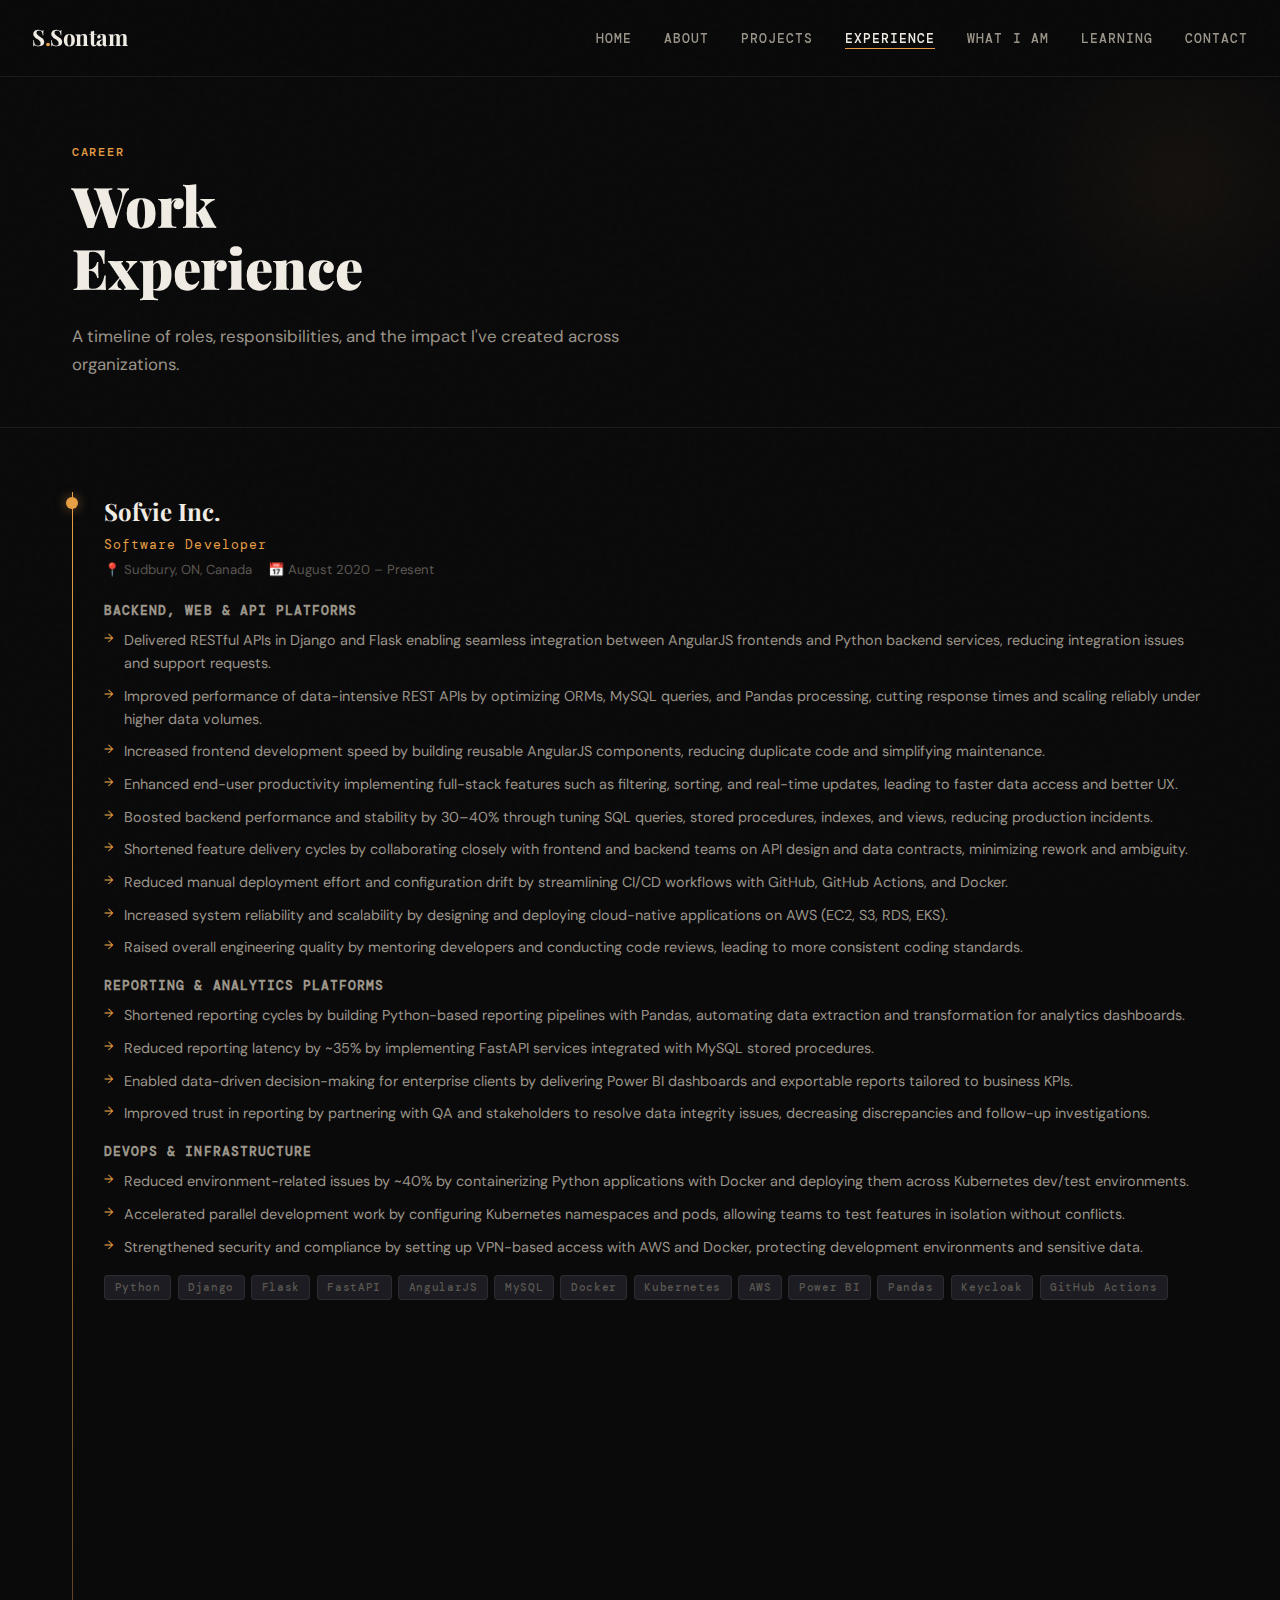
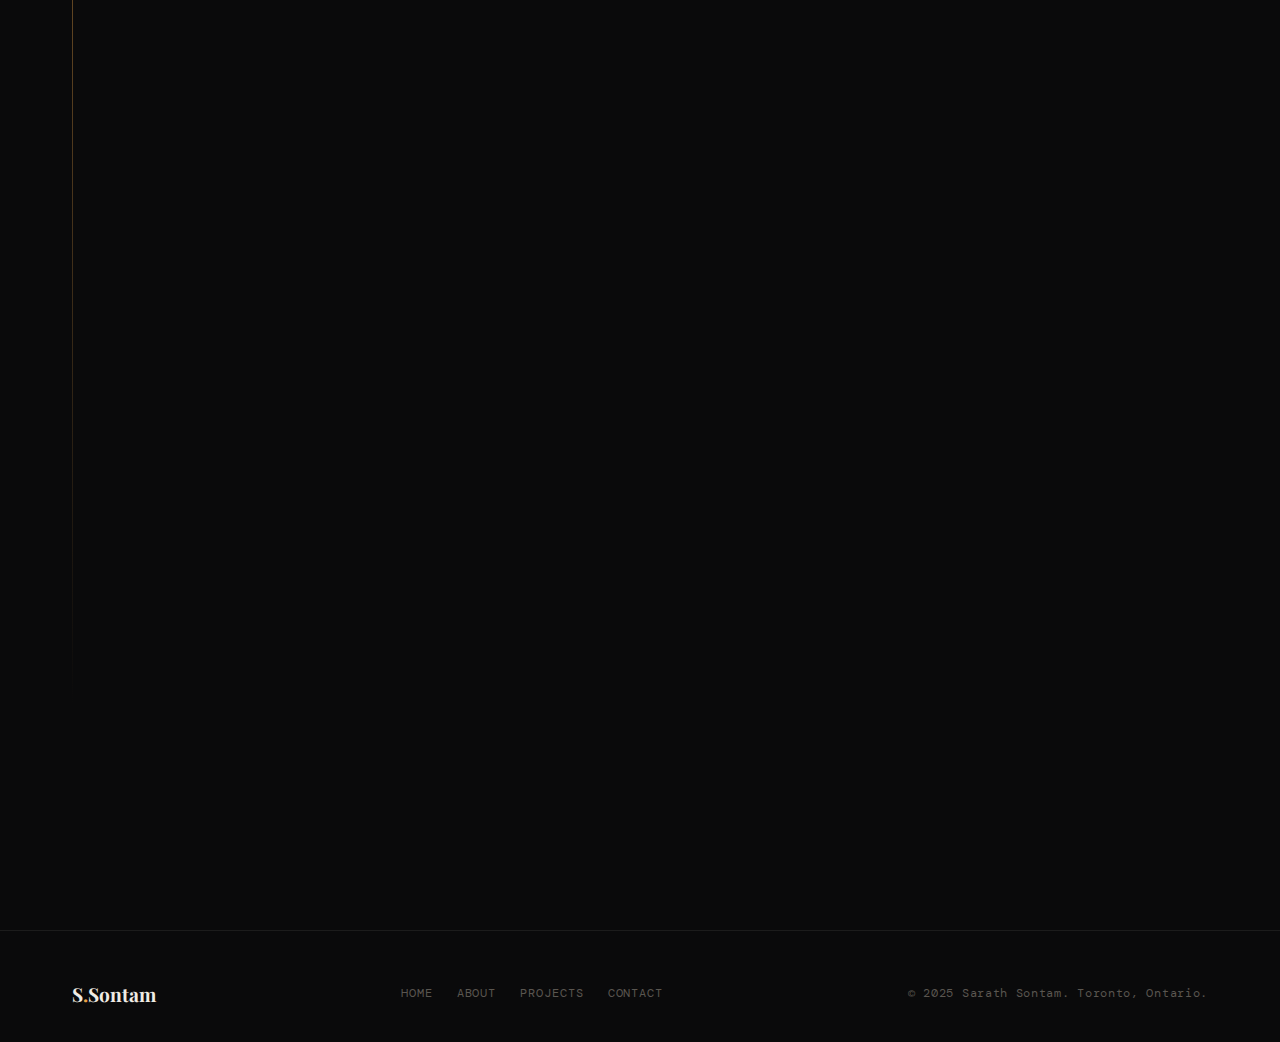
<file: pages/experience.html>
<!DOCTYPE html>
<html lang="en">
<head>
  <meta charset="UTF-8" />
  <meta name="viewport" content="width=device-width, initial-scale=1.0, user-scalable=no, viewport-fit=cover" />
  <title>Experience – Sarath Sontam</title>
  <link rel="stylesheet" href="../css/main.css" />
</head>
<body>
  <nav class="navbar">
    <a href="../index.html" class="nav-logo">S<span>.</span>Sontam</a>
    <ul class="nav-links">
      <li><a href="../index.html">Home</a></li>
      <li><a href="about.html">About</a></li>
      <li><a href="projects.html">Projects</a></li>
      <li><a href="experience.html">Experience</a></li>
      <li><a href="personal.html">What I Am</a></li>
      <li class="nav-has-dropdown"><a href="learning.html">Learning</a><ul class="nav-dropdown"><li><a href="devops.html">DevOps &amp; AWS</a></li><li><a href="django.html">Django Framework</a></li></ul></li>
      <li><a href="contact.html">Contact</a></li>
    </ul>
    <div class="nav-toggle"><span></span><span></span><span></span></div>
  </nav>

  <div class="page-container">
    <div class="page-header">
      <div class="page-header-bg"></div>
      <div class="container">
        <div class="section-label">Career</div>
        <h1 class="section-title">Work<br>Experience</h1>
        <p class="section-subtitle">A timeline of roles, responsibilities, and the impact I've created across organizations.</p>
      </div>
    </div>

    <section class="section" style="padding-top: 0;">
      <div class="container">
        <div class="timeline">

          <!-- SOFVIE INC. -->
          <div class="timeline-entry reveal">
            <div class="timeline-dot"></div>
            <div class="timeline-company">Sofvie Inc.</div>
            <div class="timeline-role">Software Developer</div>
            <div class="timeline-meta">
              <span>📍 Sudbury, ON, Canada</span>
              <span>📅 August 2020 – Present</span>
            </div>

            <div class="timeline-section-title">Backend, Web &amp; API Platforms</div>
            <ul class="timeline-bullets">
              <li>Delivered RESTful APIs in Django and Flask enabling seamless integration between AngularJS frontends and Python backend services, reducing integration issues and support requests.</li>
              <li>Improved performance of data-intensive REST APIs by optimizing ORMs, MySQL queries, and Pandas processing, cutting response times and scaling reliably under higher data volumes.</li>
              <li>Increased frontend development speed by building reusable AngularJS components, reducing duplicate code and simplifying maintenance.</li>
              <li>Enhanced end-user productivity implementing full-stack features such as filtering, sorting, and real-time updates, leading to faster data access and better UX.</li>
              <li>Boosted backend performance and stability by 30–40% through tuning SQL queries, stored procedures, indexes, and views, reducing production incidents.</li>
              <li>Shortened feature delivery cycles by collaborating closely with frontend and backend teams on API design and data contracts, minimizing rework and ambiguity.</li>
              <li>Reduced manual deployment effort and configuration drift by streamlining CI/CD workflows with GitHub, GitHub Actions, and Docker.</li>
              <li>Increased system reliability and scalability by designing and deploying cloud-native applications on AWS (EC2, S3, RDS, EKS).</li>
              <li>Raised overall engineering quality by mentoring developers and conducting code reviews, leading to more consistent coding standards.</li>
            </ul>

            <div class="timeline-section-title">Reporting &amp; Analytics Platforms</div>
            <ul class="timeline-bullets">
              <li>Shortened reporting cycles by building Python-based reporting pipelines with Pandas, automating data extraction and transformation for analytics dashboards.</li>
              <li>Reduced reporting latency by ~35% by implementing FastAPI services integrated with MySQL stored procedures.</li>
              <li>Enabled data-driven decision-making for enterprise clients by delivering Power BI dashboards and exportable reports tailored to business KPIs.</li>
              <li>Improved trust in reporting by partnering with QA and stakeholders to resolve data integrity issues, decreasing discrepancies and follow-up investigations.</li>
            </ul>

            <div class="timeline-section-title">DevOps &amp; Infrastructure</div>
            <ul class="timeline-bullets">
              <li>Reduced environment-related issues by ~40% by containerizing Python applications with Docker and deploying them across Kubernetes dev/test environments.</li>
              <li>Accelerated parallel development work by configuring Kubernetes namespaces and pods, allowing teams to test features in isolation without conflicts.</li>
              <li>Strengthened security and compliance by setting up VPN-based access with AWS and Docker, protecting development environments and sensitive data.</li>
            </ul>

            <div class="timeline-tech">
              <span class="tag">Python</span><span class="tag">Django</span><span class="tag">Flask</span>
              <span class="tag">FastAPI</span><span class="tag">AngularJS</span><span class="tag">MySQL</span>
              <span class="tag">Docker</span><span class="tag">Kubernetes</span><span class="tag">AWS</span>
              <span class="tag">Power BI</span><span class="tag">Pandas</span><span class="tag">Keycloak</span>
              <span class="tag">GitHub Actions</span>
            </div>
          </div>

          <!-- ROOPASOFT -->
          <div class="timeline-entry reveal">
            <div class="timeline-dot"></div>
            <div class="timeline-company">Roopasoft LLP</div>
            <div class="timeline-role">Software Developer</div>
            <div class="timeline-meta">
              <span>📍 Hyderabad, India</span>
              <span>📅 November 2014 – January 2016</span>
            </div>
            <ul class="timeline-bullets">
              <li>Developed ASP.NET applications with emphasis on authentication and reporting modules.</li>
              <li>Designed and optimized SQL queries and stored procedures, supporting scalable enterprise reporting.</li>
              <li>Built and consumed REST APIs, integrating internal systems and external services.</li>
              <li>Collaborated with cross-functional teams to gather requirements and deliver new features aligned with business needs.</li>
            </ul>
            <div class="timeline-tech">
              <span class="tag">ASP.NET</span><span class="tag">SQL</span>
              <span class="tag">REST APIs</span><span class="tag">Reporting</span>
            </div>
          </div>

          <!-- VBRS IT SOLUTIONS -->
          <div class="timeline-entry reveal">
            <div class="timeline-dot"></div>
            <div class="timeline-company">VBRS IT Solutions</div>
            <div class="timeline-role">Business Development Executive</div>
            <div class="timeline-meta">
              <span>📍 Hyderabad, India</span>
              <span>📅 July 2018 – August 2019</span>
            </div>
            <ul class="timeline-bullets">
              <li>Gathered technical and functional requirements from clients and coordinated with development teams to deliver tailored solutions.</li>
              <li>Assisted with cost estimations, proposal preparation, and stakeholder communications, supporting successful deal closures.</li>
              <li>Maintained and optimized prospective client databases, improving lead tracking efficiency and conversion rates.</li>
              <li>Leveraged Excel and dashboards to analyze sales pipelines, forecast revenue, and visualize performance trends for management decision-making.</li>
              <li>Collaborated with internal teams to ensure alignment between client needs, project scope and deliver timelines.</li>
            </ul>
            <div class="timeline-tech">
              <span class="tag">Excel</span><span class="tag">Dashboards</span>
              <span class="tag">Requirements Gathering</span><span class="tag">Stakeholder Management</span>
            </div>
          </div>

          <!-- RESEARCH / ACADEMIC -->
          <div class="timeline-entry reveal">
            <div class="timeline-dot"></div>
            <div class="timeline-company">Cambrian College</div>
            <div class="timeline-role">Applied Research Assistant &amp; Peer Tutor</div>
            <div class="timeline-meta">
              <span>📍 Sudbury, Ontario, Canada</span>
              <span>📅 Academic Research Period</span>
            </div>
            <ul class="timeline-bullets">
              <li>Engineered live data visualization tools using Python and Arduino-based sensors for remote risk analysis.</li>
              <li>Assisted in data collection and analysis, translating technical results into actionable insights.</li>
              <li>Tutored students in Python, SQL, and Excel, improving comprehension and practical problem-solving skills.</li>
            </ul>
            <div class="timeline-tech">
              <span class="tag">Python</span><span class="tag">Arduino</span>
              <span class="tag">Data Visualization</span><span class="tag">SQL</span><span class="tag">Teaching</span>
            </div>
          </div>

        </div>
      </div>
    </section>

    <footer class="footer">
      <div class="container">
        <div class="footer-inner">
          <div class="footer-brand">S<span>.</span>Sontam</div>
          <nav class="footer-links">
            <a href="../index.html">Home</a>
            <a href="about.html">About</a>
            <a href="projects.html">Projects</a>
            <a href="contact.html">Contact</a>
          </nav>
          <p class="footer-copy">© 2025 Sarath Sontam. Toronto, Ontario.</p>
        </div>
      </div>
    </footer>
  </div>
  <script src="../js/main.js"></script>
</body>
</html>
</file>
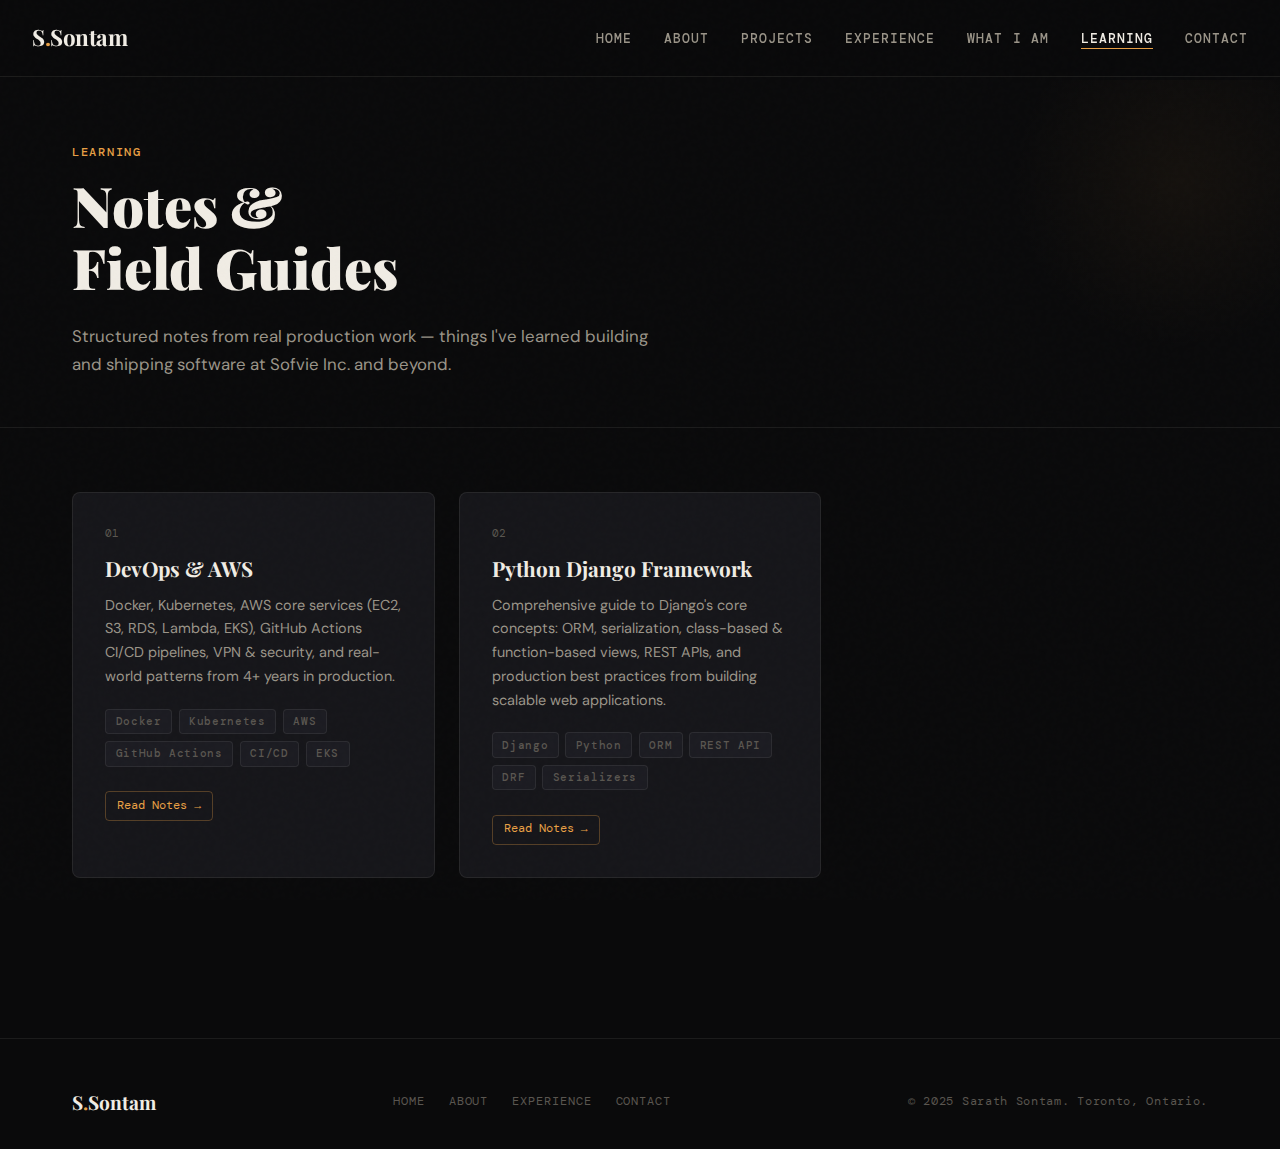
<file: pages/learning.html>
<!DOCTYPE html>
<html lang="en">
<head>
  <meta charset="UTF-8" />
  <meta name="viewport" content="width=device-width, initial-scale=1.0, user-scalable=no, viewport-fit=cover" />
  <title>Learning – Sarath Sontam</title>
  <link rel="stylesheet" href="../css/main.css" />
</head>
<body>
  <nav class="navbar">
    <a href="../index.html" class="nav-logo">S<span>.</span>Sontam</a>
    <ul class="nav-links">
      <li><a href="../index.html">Home</a></li>
      <li><a href="about.html">About</a></li>
      <li><a href="projects.html">Projects</a></li>
      <li><a href="experience.html">Experience</a></li>
      <li><a href="personal.html">What I Am</a></li>
      <li class="nav-has-dropdown"><a href="learning.html" class="active">Learning</a><ul class="nav-dropdown"><li><a href="devops.html">DevOps &amp; AWS</a></li><li><a href="django.html">Django Framework</a></li></ul></li>
      <li><a href="contact.html">Contact</a></li>
    </ul>
    <div class="nav-toggle" aria-label="Toggle navigation" aria-expanded="false">
      <span></span><span></span><span></span>
    </div>
  </nav>

  <div class="page-container">
    <div class="page-header">
      <div class="page-header-bg"></div>
      <div class="container">
        <div class="section-label">Learning</div>
        <h1 class="section-title">Notes &amp;<br>Field Guides</h1>
        <p class="section-subtitle">Structured notes from real production work — things I've learned building and shipping software at Sofvie Inc. and beyond.</p>
      </div>
    </div>

    <section class="section" style="padding-top: 0;">
      <div class="container">
        <div class="projects-grid">

          <!-- DevOps & AWS card -->
          <a href="devops.html" class="project-card reveal" style="text-decoration:none; display:block; cursor:pointer;">
            <div class="project-number">01</div>
            <h3 class="project-title">DevOps &amp; AWS</h3>
            <p class="project-desc">
              Docker, Kubernetes, AWS core services (EC2, S3, RDS, Lambda, EKS), GitHub Actions CI/CD pipelines,
              VPN &amp; security, and real-world patterns from 4+ years in production.
            </p>
            <div class="project-tags">
              <span class="tag">Docker</span>
              <span class="tag">Kubernetes</span>
              <span class="tag">AWS</span>
              <span class="tag">GitHub Actions</span>
              <span class="tag">CI/CD</span>
              <span class="tag">EKS</span>
            </div>
            <div style="margin-top:1rem;">
              <span style="font-family:var(--font-mono); font-size:0.72rem; color:var(--accent); border:1px solid var(--border-accent); border-radius:var(--radius); padding:0.3rem 0.7rem; display:inline-flex; align-items:center; gap:0.35rem;">
                Read Notes →
              </span>
            </div>
          </a>

          <!-- Placeholder future topic -->
          <a href="django.html" class="project-card reveal" style="text-decoration:none; display:block; cursor:pointer;">
            <div class="project-number">02</div>
            <h3 class="project-title">Python Django Framework</h3>
            <p class="project-desc">
              Comprehensive guide to Django's core concepts: ORM, serialization, class-based & function-based views, 
              REST APIs, and production best practices from building scalable web applications.
            </p>
            <div class="project-tags">
              <span class="tag">Django</span>
              <span class="tag">Python</span>
              <span class="tag">ORM</span>
              <span class="tag">REST API</span>
              <span class="tag">DRF</span>
              <span class="tag">Serializers</span>
            </div>
            <div style="margin-top:1rem;">
              <span style="font-family:var(--font-mono); font-size:0.72rem; color:var(--accent); border:1px solid var(--border-accent); border-radius:var(--radius); padding:0.3rem 0.7rem; display:inline-flex; align-items:center; gap:0.35rem;">
                Read Notes →
              </span>
            </div>
          </a>

          <!-- <div class="project-card reveal" style="border-style:dashed; border-color:var(--border); display:flex; flex-direction:column; align-items:center; justify-content:center; text-align:center; min-height:260px;">
            <div style="font-size:2rem; margin-bottom:0.75rem; opacity:0.3;">+</div>
            <div style="font-family:var(--font-mono); font-size:0.78rem; color:var(--text-muted); letter-spacing:0.1em;">
              Coming Soon<br>
              <span style="font-size:0.68rem; opacity:0.6; display:block; margin-top:0.4rem;">SQL Mastery · Analytics · Data Engineering</span>
            </div>
          </div> -->

        </div>
      </div>
    </section>

    <footer class="footer">
      <div class="container">
        <div class="footer-inner">
          <div class="footer-brand">S<span>.</span>Sontam</div>
          <nav class="footer-links">
            <a href="../index.html">Home</a>
            <a href="about.html">About</a>
            <a href="experience.html">Experience</a>
            <a href="contact.html">Contact</a>
          </nav>
          <p class="footer-copy">© 2025 Sarath Sontam. Toronto, Ontario.</p>
        </div>
      </div>
    </footer>
  </div>
  <script src="../js/main.js"></script>
</body>
</html>
</file>
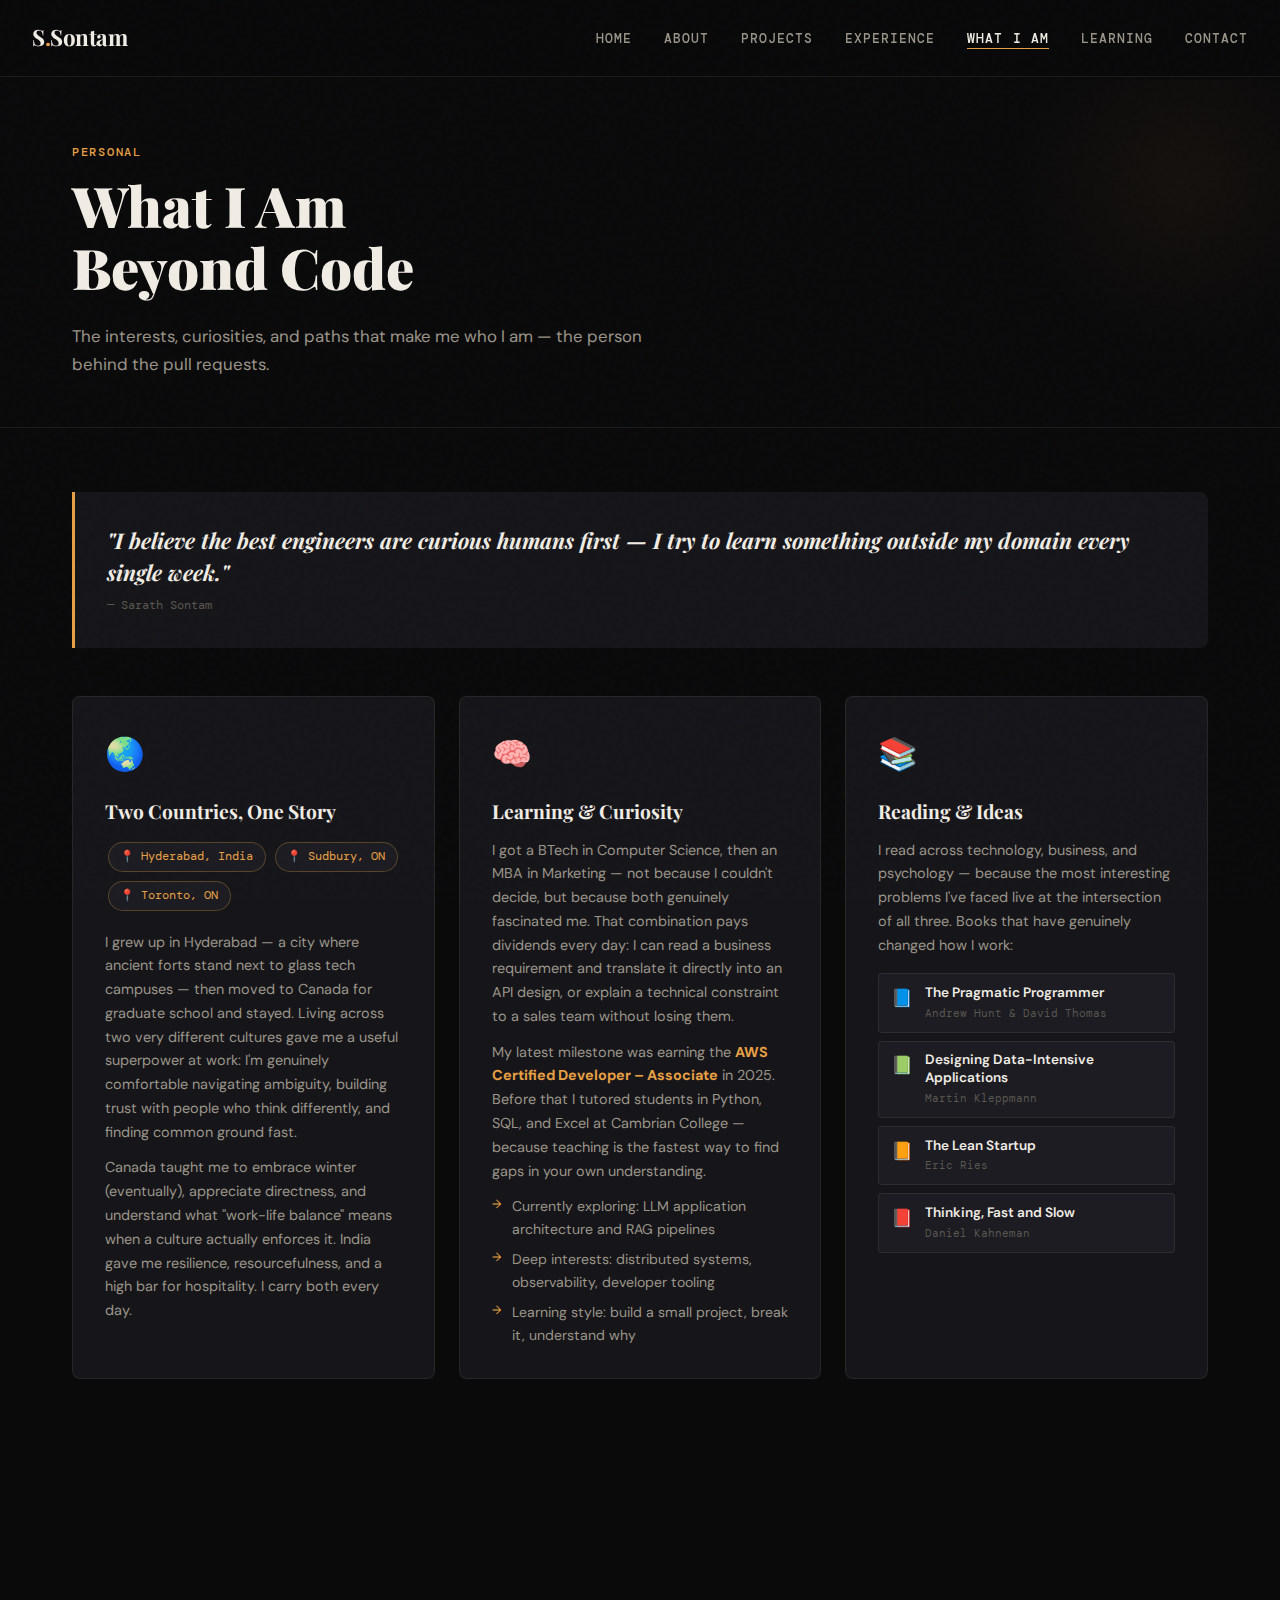
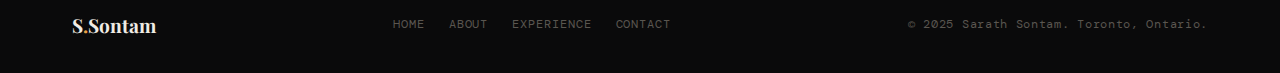
<file: pages/personal.html>
<!DOCTYPE html>
<html lang="en">
<head>
  <meta charset="UTF-8" />
  <meta name="viewport" content="width=device-width, initial-scale=1.0, user-scalable=no, viewport-fit=cover" />
  <title>What I Am – Sarath Sontam</title>
  <link rel="stylesheet" href="../css/main.css" />
  <style>
    .value-list { list-style: none; display: flex; flex-direction: column; gap: 0.5rem; margin-top: 0.75rem; }
    .value-list li { font-size: 0.88rem; color: var(--text-secondary); padding-left: 1.25rem; position: relative; line-height: 1.6; }
    .value-list li::before { content: '→'; position: absolute; left: 0; color: var(--accent); font-size: 0.75rem; }
    .book-row { display: flex; flex-direction: column; gap: 0.5rem; margin-top: 0.75rem; }
    .book-item { display: flex; align-items: flex-start; gap: 0.75rem; padding: 0.6rem 0.75rem; background: var(--bg-hover); border-radius: var(--radius); border: 1px solid var(--border); }
    .book-title { font-size: 0.85rem; font-weight: 600; color: var(--text-primary); line-height: 1.3; }
    .book-author { font-family: var(--font-mono); font-size: 0.68rem; color: var(--text-muted); margin-top: 0.2rem; }
    .city-tag { display: inline-flex; align-items: center; gap: 0.4rem; font-family: var(--font-mono); font-size: 0.72rem; padding: 0.3rem 0.7rem; background: var(--bg-hover); border: 1px solid var(--border); border-radius: 100px; color: var(--text-secondary); margin: 0.2rem; transition: all var(--transition); }
    .city-tag.lived { border-color: var(--border-accent); color: var(--accent); }
    .now-grid { display: grid; grid-template-columns: 1fr 1fr; gap: 1rem; margin-top: 1rem; }
    .now-item { background: var(--bg-card); border: 1px solid var(--border); border-radius: var(--radius); padding: 1rem; }
    .now-label { font-family: var(--font-mono); font-size: 0.65rem; color: var(--accent); letter-spacing: 0.12em; text-transform: uppercase; margin-bottom: 0.4rem; }
    .now-value { font-size: 0.88rem; color: var(--text-primary); font-weight: 500; line-height: 1.4; }
    .now-sub { font-size: 0.78rem; color: var(--text-muted); margin-top: 0.2rem; }
    .values-grid { display: grid; grid-template-columns: 1fr 1fr 1fr; gap: 1.25rem; margin-top: 0.75rem; }
    .value-col-label { font-family: var(--font-mono); font-size: 0.72rem; color: var(--accent); letter-spacing: 0.1em; text-transform: uppercase; margin-bottom: 0.5rem; }
    @media (max-width: 768px) {
      .now-grid { grid-template-columns: 1fr; }
      .values-grid { grid-template-columns: 1fr; }
      .personal-card[style*="span 2"] { grid-column: span 1 !important; }
    }
  </style>
</head>
<body>
  <nav class="navbar">
    <a href="../index.html" class="nav-logo">S<span>.</span>Sontam</a>
    <ul class="nav-links">
      <li><a href="../index.html">Home</a></li>
      <li><a href="about.html">About</a></li>
      <li><a href="projects.html">Projects</a></li>
      <li><a href="experience.html">Experience</a></li>
      <li><a href="personal.html">What I Am</a></li>
      <li class="nav-has-dropdown"><a href="learning.html">Learning</a><ul class="nav-dropdown"><li><a href="devops.html">DevOps &amp; AWS</a></li><li><a href="django.html">Django Framework</a></li></ul></li>
      <li><a href="contact.html">Contact</a></li>
    </ul>
    <div class="nav-toggle"><span></span><span></span><span></span></div>
  </nav>

  <div class="page-container">
    <div class="page-header">
      <div class="page-header-bg"></div>
      <div class="container">
        <div class="section-label">Personal</div>
        <h1 class="section-title">What I Am<br>Beyond Code</h1>
        <p class="section-subtitle">The interests, curiosities, and paths that make me who I am — the person behind the pull requests.</p>
      </div>
    </div>

    <section class="section" style="padding-top: 0;">
      <div class="container">

        <!-- Personal Quote -->
        <div class="reveal" style="margin-bottom: 3rem; padding: 2rem; background: var(--bg-card); border-left: 3px solid var(--accent); border-radius: 0 var(--radius-lg) var(--radius-lg) 0;">
          <div style="font-family: var(--font-display); font-size: 1.35rem; font-weight: 700; color: var(--text-primary); margin-bottom: 0.5rem; font-style: italic; line-height: 1.5;">
            "I believe the best engineers are curious humans first — I try to learn something outside my domain every single week."
          </div>
          <div style="font-family: var(--font-mono); font-size: 0.75rem; color: var(--text-muted);">— Sarath Sontam</div>
        </div>

        <div class="personal-grid">

          <!-- TWO COUNTRIES, ONE STORY -->
          <div class="personal-card reveal">
            <div class="personal-card-icon">🌏</div>
            <h3 class="personal-card-title">Two Countries, One Story</h3>
            <div style="margin-bottom: 1rem; display: flex; flex-wrap: wrap; gap: 0.2rem;">
              <span class="city-tag lived">📍 Hyderabad, India</span>
              <span class="city-tag lived">📍 Sudbury, ON</span>
              <span class="city-tag lived">📍 Toronto, ON</span>
            </div>
            <p class="personal-card-content">
              I grew up in Hyderabad — a city where ancient forts stand next to glass tech campuses — then
              moved to Canada for graduate school and stayed. Living across two very different cultures gave
              me a useful superpower at work: I'm genuinely comfortable navigating ambiguity, building trust
              with people who think differently, and finding common ground fast.
            </p>
            <p class="personal-card-content" style="margin-top: 0.75rem;">
              Canada taught me to embrace winter (eventually), appreciate directness, and understand what
              "work-life balance" means when a culture actually enforces it. India gave me resilience,
              resourcefulness, and a high bar for hospitality. I carry both every day.
            </p>
          </div>

          <!-- LEARNING & CURIOSITY -->
          <div class="personal-card reveal">
            <div class="personal-card-icon">🧠</div>
            <h3 class="personal-card-title">Learning &amp; Curiosity</h3>
            <p class="personal-card-content">
              I got a BTech in Computer Science, then an MBA in Marketing — not because I couldn't decide,
              but because both genuinely fascinated me. That combination pays dividends every day: I can
              read a business requirement and translate it directly into an API design, or explain a
              technical constraint to a sales team without losing them.
            </p>
            <p class="personal-card-content" style="margin-top: 0.75rem;">
              My latest milestone was earning the <strong style="color: var(--accent);">AWS Certified Developer – Associate</strong>
              in 2025. Before that I tutored students in Python, SQL, and Excel at Cambrian College —
              because teaching is the fastest way to find gaps in your own understanding.
            </p>
            <ul class="value-list">
              <li>Currently exploring: LLM application architecture and RAG pipelines</li>
              <li>Deep interests: distributed systems, observability, developer tooling</li>
              <li>Learning style: build a small project, break it, understand why</li>
            </ul>
          </div>

          <!-- READING -->
          <div class="personal-card reveal">
            <div class="personal-card-icon">📚</div>
            <h3 class="personal-card-title">Reading &amp; Ideas</h3>
            <p class="personal-card-content" style="margin-bottom: 1rem;">
              I read across technology, business, and psychology — because the most interesting problems
              I've faced live at the intersection of all three. Books that have genuinely changed how I work:
            </p>
            <div class="book-row">
              <div class="book-item">
                <div style="font-size: 1.1rem; flex-shrink: 0;">📘</div>
                <div>
                  <div class="book-title">The Pragmatic Programmer</div>
                  <div class="book-author">Andrew Hunt &amp; David Thomas</div>
                </div>
              </div>
              <div class="book-item">
                <div style="font-size: 1.1rem; flex-shrink: 0;">📗</div>
                <div>
                  <div class="book-title">Designing Data-Intensive Applications</div>
                  <div class="book-author">Martin Kleppmann</div>
                </div>
              </div>
              <div class="book-item">
                <div style="font-size: 1.1rem; flex-shrink: 0;">📙</div>
                <div>
                  <div class="book-title">The Lean Startup</div>
                  <div class="book-author">Eric Ries</div>
                </div>
              </div>
              <div class="book-item">
                <div style="font-size: 1.1rem; flex-shrink: 0;">📕</div>
                <div>
                  <div class="book-title">Thinking, Fast and Slow</div>
                  <div class="book-author">Daniel Kahneman</div>
                </div>
              </div>
            </div>
          </div>

          <!-- TEACHING & MENTORING -->
          <div class="personal-card reveal">
            <div class="personal-card-icon">🎓</div>
            <h3 class="personal-card-title">Teaching &amp; Mentoring</h3>
            <p class="personal-card-content">
              One of the most fulfilling things I've done professionally was peer-tutoring at Cambrian College —
              finding exactly the right analogy to make Python or SQL click for someone who was genuinely stuck.
              That feeling hasn't left me.
            </p>
            <p class="personal-card-content" style="margin-top: 0.75rem;">
              At Sofvie I've been deliberate about mentoring junior developers and running code reviews
              that teach rather than just correct. One thoughtful comment can level up someone's
              understanding for their entire career.
            </p>
            <ul class="value-list">
              <li>Peer Tutor — Python, SQL &amp; Excel @ Cambrian College</li>
              <li>Code review culture advocate at Sofvie Inc.</li>
              <li>Onboarding support for new engineers joining the team</li>
            </ul>
          </div>

          <!-- PHOTOGRAPHY -->
          <div class="personal-card reveal">
            <div class="personal-card-icon">📷</div>
            <h3 class="personal-card-title">Photography</h3>
            <div style="display: grid; grid-template-columns: 1fr 1fr 1fr; gap: 0.5rem; margin-bottom: 1rem; height: 140px;">
              <div style="background: url('../my-photos/1.jpg') center center / cover; border-radius: var(--radius); border: 1px solid var(--border);"></div>
              <div style="background: url('../my-photos/7.jpg') center center / cover; border-radius: var(--radius); border: 1px solid var(--border);"></div>
              <div style="background: url('../my-photos/15.jpg') center center / cover; border-radius: var(--radius); border: 1px solid var(--border); position: relative;">
                <div style="position: absolute; bottom: 0; left: 0; right: 0; background: linear-gradient(transparent, rgba(0,0,0,0.7)); color: white; padding: 0.75rem 0.5rem 0.5rem; border-radius: 0 0 var(--radius) var(--radius); text-align: center; font-family: var(--font-mono); font-size: 0.65rem; font-weight: 600;">+21 more</div>
              </div>
            </div>
            <p class="personal-card-content">
              Moving between Hyderabad and Ontario gave me a habit of stopping to notice things — the way
              light falls differently here than back home, the scale of the Canadian landscape compared to
              the layered density of a South Indian city.
            </p>
            <p class="personal-card-content" style="margin-top: 0.75rem;">
              I shoot on my phone mostly: street scenes, architecture, and the quiet moments between things.
              Nothing formal — just a record of noticing.
            </p>
            <a href="photography.html" style="display: inline-flex; align-items: center; gap: 0.5rem; font-family: var(--font-mono); font-size: 0.75rem; color: var(--accent); text-decoration: none; margin-top: 0.75rem; transition: opacity var(--transition);">
              View Photography Collection →
            </a>
          </div>

          <!-- SIDE PROJECTS -->
          <div class="personal-card reveal">
            <div class="personal-card-icon">⚙️</div>
            <h3 class="personal-card-title">Side Projects &amp; Tinkering</h3>
            <p class="personal-card-content">
              Outside of work I build things that scratch my own itch. The IoT sensor visualization at
              Cambrian College started as pure curiosity — connecting a Python script to Arduino hardware
              just to see what would happen. That instinct never really went away.
            </p>
            <ul class="value-list" style="margin-top: 0.75rem;">
              <li>Automating my own dev environment with shell scripts and Docker</li>
              <li>Experimenting with FastAPI + LLM integrations and RAG patterns</li>
              <li>Raspberry Pi home-automation experiments</li>
              <li>Occasional open-source contributions to Python tooling</li>
            </ul>
            <p class="personal-card-content" style="margin-top: 0.75rem;">
              The through-line is always the same: pick a real problem, build the smallest version, learn
              from what breaks.
            </p>
          </div>

          <!-- WHAT I'M INTO RIGHT NOW -->
          <div class="personal-card reveal" style="grid-column: span 2; background: var(--bg-hover);">
            <div class="personal-card-icon">⚡</div>
            <h3 class="personal-card-title">What I'm Into Right Now</h3>
            <p class="personal-card-content" style="margin-bottom: 1.25rem; max-width: 640px;">
              A snapshot of what's occupying my brain in early 2025 — things I'm reading, building,
              thinking about, and genuinely nerding out over right now.
            </p>
            <div class="now-grid">
              <div class="now-item">
                <div class="now-label">📖 Reading</div>
                <div class="now-value">Designing Data-Intensive Applications</div>
                <div class="now-sub">Deep-diving distributed systems fundamentals</div>
              </div>
              <div class="now-item">
                <div class="now-label">🛠 Building</div>
                <div class="now-value">FastAPI + RAG pipeline experiments</div>
                <div class="now-sub">Exploring LLM-augmented backend services</div>
              </div>
              <div class="now-item">
                <div class="now-label">🎧 Listening</div>
                <div class="now-value">Lex Fridman Podcast &amp; Software Engineering Daily</div>
                <div class="now-sub">Long walks + long-form tech conversations</div>
              </div>
              <div class="now-item">
                <div class="now-label">🤔 Thinking About</div>
                <div class="now-value">Observability in Python microservices</div>
                <div class="now-sub">Structured logging, tracing, and making on-call less painful</div>
              </div>
              <div class="now-item">
                <div class="now-label">☁️ Studying</div>
                <div class="now-value">AWS Solutions Architect – Associate</div>
                <div class="now-sub">Next cert after passing the Developer exam in 2025</div>
              </div>
              <div class="now-item">
                <div class="now-label">🌆 Exploring</div>
                <div class="now-value">Toronto's tech community &amp; meetups</div>
                <div class="now-sub">New to Toronto — building connections in the city</div>
              </div>
            </div>
          </div>

          <!-- VALUES AT WORK -->
          <div class="personal-card reveal" style="grid-column: span 2;">
            <div class="personal-card-icon">🧭</div>
            <h3 class="personal-card-title">How I Work &amp; What I Value</h3>
            <div class="values-grid">
              <div>
                <div class="value-col-label">Reliability</div>
                <p style="font-size: 0.88rem; color: var(--text-secondary); line-height: 1.65;">
                  I show up, follow through, and write the kind of code I'd be happy to debug at 2am.
                  Boring reliability is deeply underrated in software teams.
                </p>
              </div>
              <div>
                <div class="value-col-label">Clarity</div>
                <p style="font-size: 0.88rem; color: var(--text-secondary); line-height: 1.65;">
                  Good engineering is mostly good communication. I write code, comments, and
                  docs that don't require a translator to understand a week later.
                </p>
              </div>
              <div>
                <div class="value-col-label">Ownership</div>
                <p style="font-size: 0.88rem; color: var(--text-secondary); line-height: 1.65;">
                  I care about outcomes, not just output. If something I built is causing pain,
                  I want to know and I want to fix it — not wait for a ticket.
                </p>
              </div>
            </div>
          </div>

        </div>
      </div>
    </section>

    <footer class="footer">
      <div class="container">
        <div class="footer-inner">
          <div class="footer-brand">S<span>.</span>Sontam</div>
          <nav class="footer-links">
            <a href="../index.html">Home</a>
            <a href="about.html">About</a>
            <a href="experience.html">Experience</a>
            <a href="contact.html">Contact</a>
          </nav>
          <p class="footer-copy">© 2025 Sarath Sontam. Toronto, Ontario.</p>
        </div>
      </div>
    </footer>
  </div>
  <script src="../js/main.js"></script>
</body>
</html>
</file>
<file: css/styles.css>
/* Description: Master CSS file */

/*****************************************
Table Of Contents:
- General Styles
- Navigation
- Header
- About
- Services
- Details
- Projects
- Works
- Testimonials
- Questions
- Contact
- Footer 
- Copyright
- Back To Top Button
- Extra Pages
- Media Queries
******************************************/

/*****************************************
Colors:
- Backgrounds, navbar - black #24262a
- Backgrounds - light gray #f7f9fb
- Buttons, icons - blue #0b36a8
- Headings text - black #24262a
- Body text - dark gray #4d5055
******************************************/


/**************************/
/*     General Styles     */
/**************************/
body,
html {
    width: 100%;
	height: 100%;
}

body, p {
	color: #4d5055; 
	font: 400 1rem/1.625rem "Open Sans", sans-serif;
}

h1 {
	color: #24262a;
	font-weight: 700;
	font-size: 2.5rem;
	line-height: 3.25rem;
	font-family: "Poppins"
}

h2 {
	color: #24262a;
	font-weight: 700;
	font-size: 2rem;
	line-height: 2.5rem;
	font-family: "Poppins"
}

h3 {
	color: #24262a;
	font-weight: 700;
	font-size: 1.75rem;
	line-height: 2.25rem;
	font-family: "Poppins"
}

h4 {
	color: #24262a;
	font-weight: 700;
	font-size: 1.5rem;
	line-height: 2rem;
	font-family: "Poppins"
}

h5 {
	color: #24262a;
	font-weight: 700;
	font-size: 1.25rem;
	line-height: 1.625rem;
	font-family: "Poppins"
}

h6 {
	color: #24262a;
	font-weight: 700;
	font-size: 1rem;
	line-height: 1.375rem;
	font-family: "Poppins"
}

.p-large {
	font-size: 1.125rem;
	line-height: 1.75rem;
}

.p-small {
	font-size: 0.875rem;
	line-height: 1.5rem;
}

.testimonial-text {
	font-style: italic;
}

.testimonial-author {
	font-weight: 700;
	font-size: 1rem;
	line-height: 1.5rem;
}

.li-space-lg li {
	margin-bottom: 0.5rem;
}

a {
	color: #4d5055;
	text-decoration: underline;
}

a:hover {
	color: #4d5055;
	text-decoration: underline;
}

.no-line {
	text-decoration: none;
}

.no-line:hover {
	text-decoration: none;
}

.blue {
	color: #2259ec;
}

.bg-gray {
	background-color: #f7f9fb;
}

.section-divider {
	display: block;
	height: 1px;
	margin: 0;
	border: none;
	background-color: #d3dae2;
}

.btn-solid-reg {
	display: inline-block;
	padding: 1.375rem 2.25rem 1.375rem 2.25rem;
	border: 1px solid #0b36a8;
	background-color: #0b36a8;
	color: #ffffff;
	font-weight: 600;
	font-size: 0.875rem;
	line-height: 0;
	text-decoration: none;
	transition: all 0.2s;
}

.btn-solid-reg:hover {
	background-color: transparent;
	color: #0b36a8; /* needs to stay here because of the color property of a tag */
	text-decoration: none;
}

.btn-solid-lg {
	display: inline-block;
	padding: 1.625rem 2.625rem 1.625rem 2.625rem;
	border: 1px solid #0b36a8;
	background-color: #0b36a8;
	color: #ffffff;
	font-weight: 600;
	font-size: 0.875rem;
	line-height: 0;
	text-decoration: none;
	transition: all 0.2s;
}

.btn-solid-lg:hover {
	background-color: transparent;
	color: #0b36a8; /* needs to stay here because of the color property of a tag */
	text-decoration: none;
}

.btn-outline-reg {
	display: inline-block;
	padding: 1.375rem 2.25rem 1.375rem 2.25rem;
	border: 1px solid #24262a;
	background-color: transparent;
	color: #24262a;
	font-weight: 600;
	font-size: 0.875rem;
	line-height: 0;
	text-decoration: none;
	transition: all 0.2s;
}

.btn-outline-reg:hover {
	background-color: #24262a;
	color: #ffffff;
	text-decoration: none;
}

.btn-outline-lg {
	display: inline-block;
	padding: 1.625rem 2.625rem 1.625rem 2.625rem;
	border: 1px solid #24262a;
	background-color: transparent;
	color: #24262a;
	font-weight: 600;
	font-size: 0.875rem;
	line-height: 0;
	text-decoration: none;
	transition: all 0.2s;
}

.btn-outline-lg:hover {
	background-color: #24262a;
	color: #ffffff;
	text-decoration: none;
}

.btn-outline-sm {
	display: inline-block;
	padding: 1rem 1.5rem 1rem 1.5rem;
	border: 1px solid #24262a;
	background-color: transparent;
	color: #24262a;
	font-weight: 600;
	font-size: 0.875rem;
	line-height: 0;
	text-decoration: none;
	transition: all 0.2s;
}

.btn-outline-sm:hover {
	background-color: #24262a;
	color: #ffffff;
	text-decoration: none;
}

.form-group {
	position: relative;
	margin-bottom: 1.25rem;
}

.label-control {
	position: absolute;
	top: 0.875rem;
	left: 1.5rem;
	color: #7d838a;
	opacity: 1;
	font-size: 0.875rem;
	line-height: 1.375rem;
	cursor: text;
	transition: all 0.2s ease;
}

.form-control-input:focus + .label-control,
.form-control-input.notEmpty + .label-control,
.form-control-textarea:focus + .label-control,
.form-control-textarea.notEmpty + .label-control {
	top: 0.125rem;
	color: #4d5055;
	opacity: 1;
	font-size: 0.75rem;
	font-weight: 700;
}

.form-control-input,
.form-control-select {
	display: block; /* needed for proper display of the label in Firefox, IE, Edge */
	width: 100%;
	padding-top: 1.125rem;
	padding-bottom: 0.125rem;
	padding-left: 1.5rem;
	border: 1px solid #cbcbd1;
	background-color: #ffffff;
	color: #4d5055;
	font-size: 0.875rem;
	line-height: 1.875rem;
	transition: all 0.2s;
	-webkit-appearance: none; /* removes inner shadow on form inputs on ios safari */
}

.form-control-select {
	padding-top: 0.5rem;
	padding-bottom: 0.5rem;
	height: 3.25rem;
	color: #7d838a;
}

select {
    /* you should keep these first rules in place to maintain cross-browser behavior */
    -webkit-appearance: none;
	-moz-appearance: none;
	-ms-appearance: none;
    -o-appearance: none;
    appearance: none;
    background-image: url('../images/down-arrow.png');
    background-position: 96% 50%;
    background-repeat: no-repeat;
    outline: none;
}

.form-control-textarea {
	display: block; /* used to eliminate a bottom gap difference between Chrome and IE/FF */
	width: 100%;
	height: 14rem; /* used instead of html rows to normalize height between Chrome and IE/FF */
	padding-top: 1.5rem;
	padding-left: 1.3125rem;
	border: 1px solid #cbcbd1;
	background-color: #ffffff;
	color: #4d5055;
	font-size: 0.875rem;
	line-height: 1.5rem;
	transition: all 0.2s;
}

.form-control-input:focus,
.form-control-select:focus,
.form-control-textarea:focus {
	border: 1px solid #a1a1a1;
	outline: none; /* Removes blue border on focus */
}

.form-control-input:hover,
.form-control-select:hover,
.form-control-textarea:hover {
	border: 1px solid #a1a1a1;
}

.checkbox {
	font-size: 0.75rem;
	line-height: 1.25rem;
}

input[type='checkbox'] {
	vertical-align: -10%;
	margin-right: 0.5rem;
}

.form-control-submit-button {
	display: inline-block;
	width: 100%;
	height: 3.25rem;
	border: 1px solid #0b36a8;
	border-radius: 32px;
	background-color: #0b36a8;
	color: #ffffff;
	font-weight: 600;
	font-size: 0.875rem;
	line-height: 0;
	cursor: pointer;
	transition: all 0.2s;
}

.form-control-submit-button:hover {
	border: 1px solid #24262a;
	background-color: transparent;
	color: #24262a;
}


/**********************/
/*     Navigation     */
/**********************/
.navbar {
	background-color: #24262a;
	font-weight: 600;
	font-size: 0.875rem;
	line-height: 0.875rem;
	box-shadow: 0 1px 6px 0 rgba(0, 0, 0, 0.025);
}

.navbar .navbar-brand {
	padding-top: 0.125rem;
	padding-bottom: 0.125rem;
}

.navbar .logo-image img {
    width: 118px;
	height: 36px;
}

.navbar .logo-text {
	color: #ffffff;
	font-weight: 700;
	font-size: 1.875rem;
	line-height: 1rem;
	text-decoration: none;
}

.offcanvas-collapse {
	position: fixed;
	top: 3.25rem; /* adjusts the height between the top of the page and the offcanvas menu */
	bottom: 0;
	left: 100%;
	width: 100%;
	padding-right: 1rem;
	padding-left: 1rem;
	overflow-y: auto;
	visibility: hidden;
	background-color: #24262a;
	transition: visibility .3s ease-in-out, -webkit-transform .3s ease-in-out;
	transition: transform .3s ease-in-out, visibility .3s ease-in-out;
	transition: transform .3s ease-in-out, visibility .3s ease-in-out, -webkit-transform .3s ease-in-out;
}

.offcanvas-collapse.open {
	visibility: visible;
	-webkit-transform: translateX(-100%);
	transform: translateX(-100%);
}

.navbar .navbar-nav {
	margin-top: 0.75rem;
	margin-bottom: 0.5rem;
}

.navbar .nav-item .nav-link {
	padding-top: 0.625rem;
	padding-bottom: 0.625rem;
	color: #ffffff;
	text-decoration: none;
	transition: all 0.2s ease;
}

.navbar .nav-item.dropdown.show .nav-link,
.navbar .nav-item .nav-link:hover,
.navbar .nav-item .nav-link.active {
	color: #9c9ead;
}

/* Dropdown Menu */
.navbar .dropdown .dropdown-menu {
	animation: fadeDropdown 0.2s; /* required for the fade animation */
}

@keyframes fadeDropdown {
    0% {
        opacity: 0;
    }

    100% {
        opacity: 1;
	}
}

.navbar .dropdown-menu {
	margin-top: 0.5rem;
	margin-bottom: 0.5rem;
	border: none;
	background-color: #24262a;
}

.navbar .dropdown-item {
	padding-top: 0.5rem;
	padding-bottom: 0.5rem;
	color: #ffffff;
	font-weight: 600;
	font-size: 0.875rem;
	line-height: 0.875rem;
	text-decoration: none;
}

.navbar .dropdown-item:hover {
	background-color: #24262a;
	color: #9c9ead;
}

.navbar .dropdown-divider {
	width: 100%;
	height: 1px;
	margin: 0.5rem auto 0.5rem auto;
	border: none;
	background-color: #505050;
}
/* end of dropdown menu */

.navbar .fa-stack {
	width: 2em;
	margin-right: 0.25rem;
	font-size: 0.75rem;
}

.navbar .fa-stack-2x {
	color: #0b36a8;
	transition: all 0.2s ease;
}

.navbar .fa-stack-1x {
	color: #ffffff;
	transition: all 0.2s ease;
}

.navbar .fa-stack:hover .fa-stack-2x {
	color: #ffffff;
}

.navbar .fa-stack:hover .fa-stack-1x {
	color: #0b36a8;
}

.navbar .navbar-toggler {
	padding: 0;
	border: none;
	font-size: 1.25rem;
}


/******************/
/*     Header     */
/******************/
.header {
	padding-top: 7rem;
	padding-bottom: 5.5rem;
	background: linear-gradient(rgba(0, 0, 0, 0.1), rgba(0, 0, 0, 0.1)), url('../images/sarath.jpg') center center no-repeat;
	background-size: cover;
	text-align: center;
}

@media (max-width: 768px) {
	.header {
		background-size: contain;
		/* Adjust for smaller screens */
	}
}

.skill-category {
	margin-top: 20px;
}

.skill-category h4 {
	margin-bottom: 10px;	
}

.badge-primary {
	font-size: 14px;
	padding: 10px 15px;
	margin: 5px;
}

.background-overlay {
	position: relative;
	/* background: url('your-image.jpg') no-repeat center center/cover; */
	height: 100vh;
}

.background-overlay::before {
	content: '';
	position: absolute;
	top: 0;
	left: 0;
	width: 100%;
	height: 100%;
	background-color: rgba(0, 0, 0, 0.5);
	/* Black overlay */
	z-index: 1;
}

.background-overlay h1,
.background-overlay .action-button {
	position: relative;
	z-index: 2;
	color: white;
}

.action-button {
	color: white;
	border: none;
	cursor: pointer;
	font-size: 1rem;
	border-radius: 5px;
}

.action-button:hover {
	background-color: #0056b3;
}

.header .h1-large {
	margin-bottom: 1.75rem;
	color: #ffffff;
}

.header .btn-solid-lg:hover {
	border: 1px solid #ffffff;
	color: #ffffff;
}

.header .btn-outline-lg {
	padding: 1.625rem 1.625rem 1.625rem 1.625rem;
	border: none;
	color: #ffffff;
}

.header .btn-outline-lg:hover {
	background: transparent;
	color: #9c9ead;
	text-decoration: none;
}

.header .btn-outline-lg .fas {
	margin-right: 0.375rem;
}


/*****************/
/*     About     */
/*****************/
.basic-1 {
	padding-top: 7.75rem;
	padding-bottom: 5.25rem;
}

.basic-1 .text-container {
	margin-bottom: 3rem;
}

.basic-1 .time {
	margin-bottom: 0.5rem;
	color: #0b36a8;
	font-weight: 600;
	font-size: 0.875rem;
	line-height: 1.5rem;
	font-family: "Poppins";
}

.basic-1 h6 {
	margin-bottom: 0.125rem;
}

.centered-div {
	display: flex;
	justify-content: center;
	/* Horizontally center */
	/* align-items: center; */
}


/********************/
/*     Services     */
/********************/
.basic-2 {
	padding-top: 1rem;
	padding-bottom: 2rem;
}

.basic-2 .h2-heading {
	margin-bottom: 0.75rem;
	text-align: center;
}

.classTab{
	color: #0b36a8 !important;
}

.basic-2 .p-heading {
	margin-bottom: 4rem;
	text-align: center;
}

.basic-2 .text-box {
	margin-bottom: 3rem;
	padding: 3.5rem 1rem 2.125rem 1rem;
	border: 1px solid #cfd7de;
}

.my-icons {
	margin-bottom: 1.75rem;
	color: #007bff;
	font-size: 2.5rem;
}

.basic-2 h4 {
	letter-spacing: 1px;
}


/*******************/
/*     Details     */
/*******************/
.split .area-1 {
	height: 430px;
	background: linear-gradient(to bottom right, rgba(25, 26, 29, 0.5), rgba(25, 26, 29, 0.5)), url('../images/education.jpg') center center no-repeat;
	background-size: cover;
}

.split .area-2 {
	padding-top: 7.75rem;
	padding-bottom: 7.75rem;
}

.split p {
	margin-bottom: 2.25rem;
}

.split .icons-container {
	margin-top: 3rem;
}

.split .icons-container img {
	width: 50px;
	margin-right: 0.625rem;
	margin-bottom: 0.75rem;
}


/********************/
/*     Projects     */
/********************/
.basic-3 {
	padding-top: 7.75rem;
	padding-bottom: 1rem;
}

.basic-3 .h2-heading {
	margin-bottom: 0.75rem;
	text-align: center;
}

.basic-3 .p-heading {
	margin-bottom: 4rem;
	text-align: center;
}

.basic-3 .text-container {
	margin-bottom: 4rem;
}

.basic-3 .image-container {
	margin-bottom: 1rem;
}

/* Hover Animation */
.basic-3 .image-container {
	overflow: hidden;
	margin-right: auto;
	margin-left: auto;
}

.basic-3 .image-container img {
	margin: 0;
	transition: all 0.2s;
}

.basic-3 .image-container:hover img {
	-moz-transform: scale(1.1);
	-webkit-transform: scale(1.1);
	transform: scale(1.1);
} 
/* end of hover animation */


/*****************/
/*     Works     */
/*****************/
.basic-4 {
	padding-bottom: 1rem;
}

.basic-4 .text-container {
	margin-bottom: 4rem;
}

.basic-4 .image-container {
	margin-bottom: 1rem;
}

/* Hover Animation */
.basic-4 .image-container {
	overflow: hidden;
	margin-right: auto;
	margin-left: auto;
}

.basic-4 .image-container img {
	margin: 0;
	transition: all 0.2s;
}

.basic-4 .image-container:hover img {
	-moz-transform: scale(1.15);
	-webkit-transform: scale(1.15);
	transform: scale(1.15);
} 
/* end of hover animation */


/************************/
/*     Testimonials     */
/************************/
.cards-1 {
	padding-top: 3rem;
	padding-bottom: 3.875rem;
}

.cards-1 .h2-heading {
	margin-bottom: 3rem;
	text-align: center;
}

.cards-1 .card {
	margin-bottom: 4rem;
	border: none;
}

.cards-1 .card-body {
	padding: 0;
	text-align: center;
}

.cards-1 .testimonial-text {
	margin-bottom: 1.625rem;
}

.cards-1 img {
	display: inline-block;
	width: 60px;
	margin-bottom: 0.875rem;
	border-radius: 50%;
}

.cards-1 .text {
	margin-top: 0.375rem;
}

.cards-1 .testimonial-author {
	color: #24262a;
}

.cards-1 .testimonial-author,
.cards-1 .occupation {
	font-size: 0.875rem;
	line-height: 1.375rem;
}


/*********************/
/*     Questions     */
/*********************/
.accordion-1 {
	padding-top: 7.75rem;
	padding-bottom: 6.75rem;
}

.accordion-1 .h2-heading {
	margin-bottom: 2.5rem;
	text-align: center;
}

.accordion-1 .card {
	margin-bottom: 1.75rem;
	border: none;
}

.accordion-1 .card-header {
	padding: 0;
	border: none;
	background-color: transparent;
}

.accordion-1 .card button {
	padding: 0;
	color: #24262a;
	font-weight: 600;
	font-size: 1.125rem;
	line-height: 1.75rem;
	font-family: 'Poppins';
}

.accordion-1 .card button:hover {
	text-decoration: none;
}

.accordion-1 .card button:before {
	float: left;
	margin-right: 0.625rem;
	font-family: 'Font Awesome 5 Free';
	font-weight: 900;
	content: "\f078";
	transition: all 0.2s;
}

.accordion-1 .card button.collapsed:before {
	-webkit-transform: rotate(180deg);
	-moz-transform: rotate(180deg);
	transform: rotate(180deg);
} 

.accordion-1 .card-body {
	padding: 0.75rem 1.5rem 0.5rem 1.5rem;
}


/*******************/
/*     Contact     */
/*******************/
.form-1 {
	padding-top: 7.75rem;
	padding-bottom: 7rem;
	text-align: center;
}

.form-1 .h2-heading {
	margin-bottom: 0.75rem;
	text-align: center;
}

.form-1 .p-heading {
	margin-bottom: 4rem;
}


/******************/
/*     Footer     */
/******************/
.footer {
	padding-top: 6.25rem;
	padding-bottom: 2rem;
	background-color: #24262a;
	text-align: center;
}

.footer a {
	text-decoration: none;
}

.footer .fa-stack {
	width: 2em;
	margin-bottom: 1.25rem;
	margin-right: 0.375rem;
	font-size: 1.5rem;
}

.footer .fa-stack .fa-stack-1x {
    color: #ffffff;
	transition: all 0.2s ease;
}

.footer .fa-stack .fa-stack-2x {
	color: #0b36a8;
	transition: all 0.2s ease;
}

.footer .fa-stack:hover .fa-stack-1x {
	color: #0b36a8;
}

.footer .fa-stack:hover .fa-stack-2x {
    color: #ffffff;
}


/*********************/
/*     Copyright     */
/*********************/
.copyright {
	padding-top: 1rem;
	padding-bottom: 1rem;
	background-color: #24262a;
	text-align: center;
}

.copyright .p-small {
	color: #9da6ac;
	text-align: center;
}

.copyright a {
	color: #9da6ac;
}


/******************************/
/*     Back To Top Button     */
/******************************/
a.back-to-top {
	position: fixed;
	z-index: 999;
	right: 12px;
	bottom: 12px;
	display: none;
	width: 42px;
	height: 42px;
	border-radius: 30px;
	background: #3a424d url("../images/up-arrow.png") no-repeat center 47%;
	background-size: 18px 18px;
	text-indent: -9999px;
}

a:hover.back-to-top {
	background-color: #0b36a8;
}


/***********************/
/*     Extra Pages     */
/***********************/
.ex-header {
	padding-top: 8.5rem;
	padding-bottom: 4rem;
	background-color: #24262a;
}

.ex-header h1 {
	color: #ffffff;
}

.ex-basic-1 .list-unstyled .fas {
	font-size: 0.375rem;
	line-height: 1.625rem;
}

.ex-basic-1 .list-unstyled .media-body {
	margin-left: 0.5rem;
}

.ex-basic-1 .text-box {
	padding: 1.25rem 1.25rem 0.5rem 1.25rem;
	background-color: #f7f9fb;
}

.ex-cards-1 .card {
	border: none;
	background-color: transparent;
}

.ex-cards-1 .card .fa-stack {
	width: 2em;
	font-size: 1.125rem;
}

.ex-cards-1 .card .fa-stack-2x {
	color: #0b36a8;
}

.ex-cards-1 .card .fa-stack-1x {
	color: #ffffff;
	font-weight: 700;
	line-height: 2.125rem;
}

.ex-cards-1 .card .list-unstyled .media-body {
	margin-left: 0.75rem;
}

.ex-cards-1 .card .list-unstyled .media-body h5 {
	margin-top: 0.125rem;
	margin-bottom: 0.375rem;
}


/*************************/
/*     Media Queries     */
/*************************/	
/* Min-width 768px */
@media (min-width: 768px) {

	/* Header */
	.header {
		padding-top: 11rem;
		padding-bottom: 9rem;
	}
	/* end of header */


	/* Services */
	.basic-2 .text-box {
		padding-right: 2.125rem;
		padding-left: 2.125rem;
	}
	/* end of services */


	/* Extra Pages */
	.ex-basic-1 .text-box {
		padding: 1.75rem 2rem 0.875rem 2rem;
	}
	/* end of extra pages */
}
/* end of min-width 768px */


/* Min-width 992px */
@media (min-width: 992px) {
	
	/* General Styles */
	.h2-heading {
		width: 35.25rem;
		margin-right: auto;
		margin-left: auto;
	}

	.p-heading {
		width: 46rem;
		margin-right: auto;
		margin-left: auto;
	}
	/* end of general styles */


	/* Navigation */
	.navbar {
		padding-top: 1.75rem;
		background-color: transparent;
		box-shadow: none;
		transition: all 0.2s;
	}

	.navbar.top-nav-collapse {
		padding-top: 0.5rem;
		padding-top: 0.5rem;
		background-color: #24262a;
		box-shadow: 0 3px 6px 0 rgba(0, 0, 0, 0.025);
	}

	.offcanvas-collapse {
		position: static;
		top: auto;
		bottom: auto;
		left: auto;
		width: auto;
		padding-right: 0;
		padding-left: 0;
		background-color: transparent;
		overflow-y: visible;
		visibility: visible;
	}

	.offcanvas-collapse.open {
		-webkit-transform: none;
		transform: none;
	}

	.navbar .navbar-nav {
		margin-top: 0;
		margin-bottom: 0;
	}
	
	.navbar .nav-item .nav-link {
		padding-right: 0.625rem;
		padding-left: 0.625rem;
	}

	.navbar .dropdown-menu {
		margin-top: 0.25rem;
		box-shadow: 0 3px 3px 1px rgba(0, 0, 0, 0.08);
	}

	.navbar .dropdown-divider {
		width: 90%;
	}

	.navbar .social-icons {
		margin-left: 0.5rem;
	}
	
	.navbar .fa-stack {
		margin-right: 0;
		margin-left: 0.25rem;
	}
	/* end of navigation */


	/* Header */
	.header {
		padding-top: 15rem;
		padding-bottom: 14rem;
		text-align: left;
	}
	/* end of header */


	/* Details */
	.split {
		height: 760px;
	}
	
	.split .area-1 {
		height: 100%;
		width: 50%;
		display: inline-block;
	}
	
	.split .area-2 {
		height: 100%;
		width: 50%;
		display: inline-block;
		vertical-align: top;
	}

	.split .text-container {
		width: 400px;
		margin-left: 3rem;
	}
	/* end of details */


	/* Testimonials */
	.cards-1 .card {
		display: inline-block;
		width: 290px;
		vertical-align: top;
	}

	.cards-1 .card:nth-of-type(3n+2) {
		margin-right: 1.5rem;
		margin-left: 1.5rem;
	}

	.cards-1 .card-body {
		text-align: left;
	}

	.cards-1 .details {
		display: flex;
		align-items: flex-start;
	}
	
	.cards-1 .details .text {
		flex-direction: column;
	}
	
	.cards-1 .details img {
		margin-right: 1.125rem;
	}
	/* end of testimonials */


	/* Accordion */
	.accordion-1 .accordion {
		width: 730px;
		margin-right: auto;
		margin-left: auto;
	}
	/* end of accordion */


	/* Contact */
	.form-1 form {
		width: 790px;
		margin-right: auto;
		margin-left: auto;
	}
	/* end of contact */


	/* Extra Pages */
	.ex-cards-1 .card {
		display: inline-block;
		width: 296px;
		vertical-align: top;
	}

	.ex-cards-1 .card:nth-of-type(3n+2) {
		margin-right: 1rem;
		margin-left: 1rem;
	}
	/* end of extra pages */
}
/* end of min-width 992px */


/* Min-width 1200px */
@media (min-width: 1200px) {

	/* General Styles */
	.h1-large {
		font-size: 3.75rem;
		line-height: 4.625rem;
	}
	/* end of general styles */


	/* Navigation */
	.navbar .container {
		max-width: 1330px;
	}
	/* end of navigation */


	/* Header */
	.header {
		padding-top: 18.25rem;
		padding-bottom: 17.25rem;
	}
	/* end of header */


	/* About */
	.basic-1 .text-container.first {
		margin-right: 2rem;
	}

	.basic-1 .text-container.second {
		margin-right: 1rem;
		margin-left: 1rem;
	}

	.basic-1 .text-container.third {
		margin-left: 2rem;
	}
	/* end of about */


	/* Details */
	.split {
		height: 700px;
	}

	.split .text-container {
		width: 460px;
		margin-left: 5rem;
	}
	/* end of details */


	/* Testimonials */
	.cards-1 .card {
		width: 338px;
	}
	
	.cards-1 .card:nth-of-type(3n+2) {
		margin-right: 2.625rem;
		margin-left: 2.625rem;
	}
	/* end of testimonials */
	

	/* Extra Pages */
	.ex-cards-1 .card {
		width: 336px;
	}

	.ex-cards-1 .card:nth-of-type(3n+2) {
		margin-right: 2.875rem;
		margin-left: 2.875rem;
	}

	.justified-text {
		text-align: justify;
	}
	/* end of extra pages */
}
/* end of min-width 1200px */
</file>
<file: css/main.css>
@import url('https://fonts.googleapis.com/css2?family=Playfair+Display:wght@400;700;900&family=DM+Mono:wght@300;400;500&family=DM+Sans:wght@300;400;500;600&display=swap');

/* ─── DESIGN SYSTEM ─────────────────────────────────────────────────────── */
:root {
  --bg-primary: #0a0a0b;
  --bg-secondary: #111113;
  --bg-card: #16161a;
  --bg-hover: #1c1c22;
  --accent: #e8a045;
  --accent-light: #f0b96a;
  --accent-dim: rgba(232, 160, 69, 0.15);
  --text-primary: #f0ece4;
  --text-secondary: #9b9589;
  --text-muted: #5a5650;
  --border: rgba(240, 236, 228, 0.08);
  --border-accent: rgba(232, 160, 69, 0.3);
  --font-display: 'Playfair Display', Georgia, serif;
  --font-body: 'DM Sans', sans-serif;
  --font-mono: 'DM Mono', monospace;
  --radius: 4px;
  --radius-lg: 8px;
  --shadow: 0 4px 24px rgba(0,0,0,0.4);
  --shadow-accent: 0 0 40px rgba(232, 160, 69, 0.08);
  --transition: 0.25s cubic-bezier(0.4, 0, 0.2, 1);
  --max-width: 1200px;
  /* iOS Safe Area Support */
  --safe-area-inset-top: env(safe-area-inset-top);
  --safe-area-inset-right: env(safe-area-inset-right);
  --safe-area-inset-bottom: env(safe-area-inset-bottom);
  --safe-area-inset-left: env(safe-area-inset-left);
}

/* ─── RESET ──────────────────────────────────────────────────────────────── */
*, *::before, *::after { box-sizing: border-box; margin: 0; padding: 0; }
html { scroll-behavior: smooth; }
body {
  font-family: var(--font-body);
  background: var(--bg-primary);
  color: var(--text-primary);
  line-height: 1.6;
  font-size: 16px;
  overflow-x: hidden;
  /* iOS improvements */
  -webkit-text-size-adjust: 100%;
  -webkit-touch-callout: none;
  -webkit-user-select: none;
  -moz-user-select: none;
  -ms-user-select: none;
  user-select: none;
}

/* Re-enable text selection for content areas */
.hero-content, .section, .container p, .container h1, .container h2, .container h3 {
  -webkit-user-select: text;
  -moz-user-select: text;
  -ms-user-select: text;
  user-select: text;
}
a { color: var(--accent); text-decoration: none; transition: color var(--transition); }
a:hover { color: var(--accent-light); }
img { max-width: 100%; display: block; }

/* ─── NOISE TEXTURE OVERLAY ──────────────────────────────────────────────── */
body::before {
  content: '';
  position: fixed; inset: 0;
  background-image: url("data:image/svg+xml,%3Csvg viewBox='0 0 200 200' xmlns='http://www.w3.org/2000/svg'%3E%3Cfilter id='noise'%3E%3CfeTurbulence type='fractalNoise' baseFrequency='0.85' numOctaves='4' stitchTiles='stitch'/%3E%3C/filter%3E%3Crect width='100%25' height='100%25' filter='url(%23noise)' opacity='0.03'/%3E%3C/svg%3E");
  pointer-events: none;
  z-index: 9999;
  opacity: 0.4;
}

/* ─── NAVBAR ─────────────────────────────────────────────────────────────── */
.navbar {
  position: fixed; top: 0; left: 0; right: 0;
  z-index: 1000;
  /* ensure navbar bar itself sits above the full-screen mobile menu */
  padding: 1.25rem 2rem;
  padding-top: calc(1.25rem + var(--safe-area-inset-top, 0px));
  padding-left: calc(2rem + var(--safe-area-inset-left, 0px));
  padding-right: calc(2rem + var(--safe-area-inset-right, 0px));
  display: flex; align-items: center; justify-content: space-between;
  background: rgba(10, 10, 11, 0.85);
  backdrop-filter: blur(20px);
  border-bottom: 1px solid var(--border);
  transition: background var(--transition);
}
.navbar.scrolled { background: rgba(10, 10, 11, 0.97); }
.nav-logo {
  font-family: var(--font-display);
  font-size: 1.4rem; font-weight: 700;
  color: var(--text-primary);
  letter-spacing: -0.02em;
}
.nav-logo span { color: var(--accent); }
.nav-links { display: flex; gap: 2rem; list-style: none; }
.nav-links a {
  font-family: var(--font-mono);
  font-size: 0.8rem; font-weight: 500;
  color: var(--text-secondary);
  letter-spacing: 0.08em;
  text-transform: uppercase;
  position: relative; padding-bottom: 2px;
}
.nav-links a::after {
  content: ''; position: absolute; bottom: 0; left: 0;
  width: 0; height: 1px;
  background: var(--accent);
  transition: width var(--transition);
}
.nav-links a:hover, .nav-links a.active { color: var(--text-primary); }
.nav-links a:hover::after, .nav-links a.active::after { width: 100%; }
.nav-toggle {
  display: none; flex-direction: column; gap: 5px; cursor: pointer;
  /* Improve touch target for mobile */
  padding: 8px;
  margin: -8px;
  border-radius: 4px;
  transition: background-color var(--transition);
}
.nav-toggle:hover {
  background-color: rgba(240, 236, 228, 0.1);
}
.nav-toggle span {
  display: block; width: 24px; height: 2px;
  background: var(--text-primary);
  transition: var(--transition);
  border-radius: 1px;
}

/* ─── LAYOUT ─────────────────────────────────────────────────────────────── */
.page-container { padding-top: 80px; min-height: 100vh; }
.container { max-width: var(--max-width); margin: 0 auto; padding: 0 2rem; }
.section { padding: 6rem 0; }
.section-label {
  font-family: var(--font-mono);
  font-size: 0.72rem; font-weight: 500;
  color: var(--accent);
  letter-spacing: 0.15em;
  text-transform: uppercase;
  margin-bottom: 0.75rem;
}
.section-title {
  font-family: var(--font-display);
  font-size: clamp(2rem, 5vw, 3.5rem);
  font-weight: 900; line-height: 1.1;
  color: var(--text-primary);
  margin-bottom: 1.5rem;
}
.section-subtitle {
  font-size: 1.05rem; color: var(--text-secondary);
  max-width: 580px; line-height: 1.7;
}
.divider { width: 48px; height: 2px; background: var(--accent); margin: 1.5rem 0; }

/* ─── HERO ───────────────────────────────────────────────────────────────── */
.hero {
  min-height: calc(100vh - 80px);
  display: flex; align-items: center;
  position: relative;
  overflow: hidden;
  padding: 4rem 0;
}
.hero-grid {
  display: grid;
  grid-template-columns: 1fr 1fr;
  gap: 4rem; align-items: center;
}
.hero-eyebrow {
  font-family: var(--font-mono);
  font-size: 0.78rem;
  color: var(--accent);
  letter-spacing: 0.15em;
  text-transform: uppercase;
  margin-bottom: 1.25rem;
  display: flex; align-items: center; gap: 0.75rem;
}
.hero-eyebrow::before { content: ''; width: 32px; height: 1px; background: var(--accent); }
.hero-name {
  font-family: var(--font-display);
  font-size: clamp(3rem, 7vw, 6rem);
  font-weight: 900; line-height: 0.95;
  letter-spacing: -0.03em;
  color: var(--text-primary);
  margin-bottom: 0.5rem;
}
.hero-title {
  font-family: var(--font-display);
  font-size: clamp(1.5rem, 3vw, 2.5rem);
  font-weight: 400;
  color: var(--accent);
  margin-bottom: 1.5rem;
}
.hero-summary {
  font-size: 1rem; color: var(--text-secondary);
  line-height: 1.75; max-width: 520px;
  margin-bottom: 2.5rem;
}
.hero-actions { display: flex; gap: 1rem; flex-wrap: wrap; }
.btn {
  display: inline-flex; align-items: center; gap: 0.5rem;
  padding: 0.75rem 1.75rem;
  font-family: var(--font-mono);
  font-size: 0.8rem; font-weight: 500;
  letter-spacing: 0.08em; text-transform: uppercase;
  border-radius: var(--radius);
  transition: all var(--transition);
  cursor: pointer; border: none;
}
.btn-primary {
  background: var(--accent); color: #0a0a0b;
  box-shadow: 0 0 24px rgba(232, 160, 69, 0.25);
}
.btn-primary:hover { background: var(--accent-light); color: #0a0a0b; transform: translateY(-2px); box-shadow: 0 0 40px rgba(232, 160, 69, 0.4); }
.btn-outline {
  background: transparent;
  border: 1px solid var(--border-accent);
  color: var(--accent);
}
.btn-outline:hover { background: var(--accent-dim); border-color: var(--accent); transform: translateY(-2px); }
.hero-visual {
  display: flex; justify-content: center; align-items: center;
  position: relative;
}
.hero-avatar-wrapper {
  position: relative;
  width: 320px; height: 320px;
}
.hero-avatar-bg {
  position: absolute; inset: 0;
  border-radius: 50%;
  background: radial-gradient(circle, var(--accent-dim) 0%, transparent 70%);
  animation: pulse 4s ease-in-out infinite;
}
@keyframes pulse { 0%,100% { transform: scale(1); opacity: 0.5; } 50% { transform: scale(1.05); opacity: 1; } }
.hero-avatar {
  width: 100%; height: 100%;
  border-radius: 50%;
  background: var(--bg-card);
  border: 2px solid var(--border-accent);
  display: flex; align-items: center; justify-content: center;
  font-family: var(--font-display);
  font-size: 5rem; font-weight: 900;
  color: var(--accent);
  position: relative; z-index: 1;
  overflow: hidden;
}
.hero-avatar::after {
  content: 'SS';
  position: absolute;
}
.hero-stats {
  display: grid; grid-template-columns: repeat(3, 1fr);
  gap: 1.5rem; margin-top: 3rem;
}
.stat-item { text-align: center; }
.stat-number {
  font-family: var(--font-display);
  font-size: 2.5rem; font-weight: 900;
  color: var(--accent); line-height: 1;
}
.stat-label {
  font-family: var(--font-mono);
  font-size: 0.7rem; color: var(--text-muted);
  letter-spacing: 0.1em; text-transform: uppercase;
  margin-top: 0.25rem;
}
.hero-bg-grid {
  position: absolute; inset: 0;
  background-image: 
    linear-gradient(var(--border) 1px, transparent 1px),
    linear-gradient(90deg, var(--border) 1px, transparent 1px);
  background-size: 60px 60px;
  opacity: 0.4;
  pointer-events: none;
}
.hero-bg-gradient {
  position: absolute; top: -200px; right: -100px;
  width: 600px; height: 600px;
  background: radial-gradient(circle, rgba(232, 160, 69, 0.06) 0%, transparent 70%);
  pointer-events: none;
}

/* ─── TECH STACK ─────────────────────────────────────────────────────────── */
.tech-stack-section { border-top: 1px solid var(--border); border-bottom: 1px solid var(--border); padding: 3rem 0; }
.tech-scroll { display: flex; flex-wrap: wrap; gap: 0.75rem; margin-top: 1.5rem; }
.tech-pill {
  font-family: var(--font-mono);
  font-size: 0.75rem; font-weight: 500;
  padding: 0.4rem 0.9rem;
  border-radius: 100px;
  background: var(--bg-card);
  border: 1px solid var(--border);
  color: var(--text-secondary);
  transition: all var(--transition);
  letter-spacing: 0.05em;
}
.tech-pill:hover { border-color: var(--border-accent); color: var(--accent); background: var(--accent-dim); }
.tech-pill.featured { border-color: var(--border-accent); color: var(--accent); }

/* ─── FEATURED PROJECTS ─────────────────────────────────────────────────── */
.projects-grid { display: grid; grid-template-columns: repeat(auto-fill, minmax(340px, 1fr)); gap: 1.5rem; margin-top: 3rem; }
.project-card {
  background: var(--bg-card);
  border: 1px solid var(--border);
  border-radius: var(--radius-lg);
  padding: 2rem;
  transition: all var(--transition);
  position: relative; overflow: hidden;
}
.project-card::before {
  content: ''; position: absolute;
  top: 0; left: 0; right: 0; height: 2px;
  background: linear-gradient(90deg, transparent, var(--accent), transparent);
  transform: scaleX(0);
  transition: transform var(--transition);
}
.project-card:hover { border-color: var(--border-accent); transform: translateY(-4px); box-shadow: var(--shadow), var(--shadow-accent); }
.project-card:hover::before { transform: scaleX(1); }
.project-number {
  font-family: var(--font-mono);
  font-size: 0.7rem; color: var(--text-muted);
  margin-bottom: 0.75rem;
}
.project-title {
  font-family: var(--font-display);
  font-size: 1.3rem; font-weight: 700;
  color: var(--text-primary);
  margin-bottom: 0.75rem; line-height: 1.3;
}
.project-desc { font-size: 0.9rem; color: var(--text-secondary); line-height: 1.65; margin-bottom: 1.25rem; }
.project-tags { display: flex; flex-wrap: wrap; gap: 0.4rem; margin-bottom: 1.5rem; }
.tag {
  font-family: var(--font-mono);
  font-size: 0.68rem; font-weight: 500;
  padding: 0.2rem 0.6rem;
  background: var(--bg-hover);
  border: 1px solid var(--border);
  border-radius: var(--radius);
  color: var(--text-muted);
  letter-spacing: 0.06em;
}
.project-links { display: flex; gap: 0.75rem; }
.project-link {
  font-family: var(--font-mono);
  font-size: 0.72rem; color: var(--accent);
  letter-spacing: 0.08em;
  display: flex; align-items: center; gap: 0.35rem;
  padding: 0.35rem 0.7rem;
  border: 1px solid var(--border-accent);
  border-radius: var(--radius);
  transition: all var(--transition);
}
.project-link:hover { background: var(--accent-dim); }

/* ─── ABOUT PAGE ─────────────────────────────────────────────────────────── */
.about-grid { display: grid; grid-template-columns: 1fr 2fr; gap: 5rem; align-items: start; }
.about-sidebar-card {
  background: var(--bg-card);
  border: 1px solid var(--border);
  border-radius: var(--radius-lg);
  padding: 2rem; text-align: center;
  position: sticky; top: 100px;
}
.about-avatar {
  width: 120px; height: 120px;
  border-radius: 50%;
  background: var(--bg-hover);
  border: 2px solid var(--border-accent);
  display: flex; align-items: center; justify-content: center;
  font-family: var(--font-display);
  font-size: 2.5rem; font-weight: 900;
  color: var(--accent);
  margin: 0 auto 1.25rem;
}
.about-name { font-family: var(--font-display); font-size: 1.4rem; font-weight: 700; margin-bottom: 0.25rem; }
.about-role { font-family: var(--font-mono); font-size: 0.78rem; color: var(--accent); letter-spacing: 0.08em; margin-bottom: 1.25rem; }
.about-contact-links { display: flex; flex-direction: column; gap: 0.5rem; margin-top: 1.25rem; }
.contact-link-item {
  font-family: var(--font-mono); font-size: 0.72rem;
  color: var(--text-secondary);
  display: flex; align-items: center; gap: 0.5rem;
  justify-content: center;
}

/* Skills Grid */
.skills-section { margin-top: 4rem; }
.skills-categories { display: grid; grid-template-columns: 1fr 1fr; gap: 1.5rem; margin-top: 2rem; }
.skill-category {
  background: var(--bg-card);
  border: 1px solid var(--border);
  border-radius: var(--radius-lg);
  padding: 1.5rem;
}
.skill-category-title {
  font-family: var(--font-mono); font-size: 0.72rem;
  color: var(--accent); letter-spacing: 0.12em;
  text-transform: uppercase; margin-bottom: 1rem;
  padding-bottom: 0.75rem; border-bottom: 1px solid var(--border);
}
.skill-tags { display: flex; flex-wrap: wrap; gap: 0.4rem; }
.skill-tag {
  font-family: var(--font-mono); font-size: 0.72rem;
  padding: 0.3rem 0.65rem;
  background: var(--bg-hover);
  border-radius: var(--radius);
  color: var(--text-secondary);
}

/* Education */
.education-grid { display: grid; gap: 1rem; margin-top: 2rem; }
.edu-card {
  background: var(--bg-card);
  border: 1px solid var(--border);
  border-left: 3px solid var(--accent);
  border-radius: 0 var(--radius-lg) var(--radius-lg) 0;
  padding: 1.25rem 1.5rem;
}
.edu-degree { font-size: 0.95rem; font-weight: 600; color: var(--text-primary); margin-bottom: 0.25rem; }
.edu-school { font-family: var(--font-mono); font-size: 0.78rem; color: var(--accent); margin-bottom: 0.25rem; }
.edu-location { font-size: 0.82rem; color: var(--text-muted); }

/* Cert Card */
.cert-card {
  background: var(--bg-card);
  border: 1px solid var(--border-accent);
  border-radius: var(--radius-lg);
  padding: 1.25rem 1.5rem;
  display: flex; align-items: center; gap: 1rem;
  margin-top: 1rem;
}
.cert-icon {
  width: 44px; height: 44px; flex-shrink: 0;
  background: var(--accent-dim);
  border-radius: var(--radius);
  display: flex; align-items: center; justify-content: center;
  font-size: 1.25rem;
}
.cert-name { font-size: 0.95rem; font-weight: 600; }
.cert-issuer { font-family: var(--font-mono); font-size: 0.75rem; color: var(--accent); margin-top: 0.15rem; }

/* ─── TIMELINE (EXPERIENCE) ──────────────────────────────────────────────── */
.timeline { position: relative; padding-left: 2rem; }
.timeline::before {
  content: ''; position: absolute;
  left: 0; top: 0; bottom: 0; width: 1px;
  background: linear-gradient(to bottom, var(--accent), transparent);
}
.timeline-entry { position: relative; margin-bottom: 4rem; }
.timeline-dot {
  position: absolute; left: -2.4rem; top: 0.3rem;
  width: 12px; height: 12px; border-radius: 50%;
  background: var(--accent);
  box-shadow: 0 0 12px rgba(232, 160, 69, 0.5);
}
.timeline-company {
  font-family: var(--font-display);
  font-size: 1.5rem; font-weight: 700;
  color: var(--text-primary); margin-bottom: 0.25rem;
}
.timeline-role {
  font-family: var(--font-mono); font-size: 0.82rem;
  color: var(--accent); letter-spacing: 0.08em;
  margin-bottom: 0.25rem;
}
.timeline-meta {
  font-size: 0.82rem; color: var(--text-muted);
  margin-bottom: 1.25rem;
  display: flex; gap: 1rem;
}
.timeline-section-title {
  font-size: 0.82rem; font-weight: 600;
  color: var(--text-secondary); margin: 1rem 0 0.5rem;
  text-transform: uppercase; letter-spacing: 0.08em;
  font-family: var(--font-mono);
}
.timeline-bullets { list-style: none; display: grid; gap: 0.6rem; }
.timeline-bullets li {
  font-size: 0.9rem; color: var(--text-secondary);
  line-height: 1.6; padding-left: 1.25rem;
  position: relative;
}
.timeline-bullets li::before {
  content: '→'; position: absolute; left: 0;
  color: var(--accent); font-size: 0.75rem;
}
.timeline-tech { display: flex; flex-wrap: wrap; gap: 0.4rem; margin-top: 1rem; }

/* ─── CONTACT PAGE ───────────────────────────────────────────────────────── */
.contact-grid { display: grid; grid-template-columns: 1fr 1.6fr; gap: 4rem; }
.contact-info-section {}
.contact-info-label { font-family: var(--font-mono); font-size: 0.72rem; color: var(--text-muted); letter-spacing: 0.12em; text-transform: uppercase; margin-bottom: 0.4rem; }
.contact-info-value { font-size: 0.95rem; color: var(--text-primary); margin-bottom: 1.5rem; }
.social-links { display: flex; flex-direction: column; gap: 0.75rem; margin-top: 2rem; }
.social-link {
  display: flex; align-items: center; gap: 0.75rem;
  padding: 0.75rem 1rem;
  background: var(--bg-card);
  border: 1px solid var(--border);
  border-radius: var(--radius);
  font-family: var(--font-mono); font-size: 0.78rem;
  color: var(--text-secondary);
  transition: all var(--transition);
}
.social-link:hover { border-color: var(--border-accent); color: var(--accent); background: var(--accent-dim); }
.map-placeholder {
  margin-top: 2rem; height: 160px;
  background: var(--bg-card);
  border: 1px solid var(--border);
  border-radius: var(--radius-lg);
  display: flex; align-items: center; justify-content: center;
  font-family: var(--font-mono); font-size: 0.78rem;
  color: var(--text-muted);
}
.contact-form { display: flex; flex-direction: column; gap: 1.25rem; }
.form-row { display: grid; grid-template-columns: 1fr 1fr; gap: 1rem; }
.form-group { display: flex; flex-direction: column; gap: 0.5rem; }
.form-label { font-family: var(--font-mono); font-size: 0.72rem; color: var(--text-secondary); letter-spacing: 0.08em; }
.form-input, .form-textarea {
  background: var(--bg-card);
  border: 1px solid var(--border);
  border-radius: var(--radius);
  padding: 0.75rem 1rem;
  font-family: var(--font-body); font-size: 0.9rem;
  color: var(--text-primary);
  transition: border-color var(--transition);
  outline: none;
}
.form-input:focus, .form-textarea:focus { border-color: var(--accent); }
.form-input.error, .form-textarea.error { border-color: #e05252; }
.form-textarea { resize: vertical; min-height: 120px; }
.form-error { font-size: 0.75rem; color: #e05252; }
.form-message {
  padding: 1rem; border-radius: var(--radius);
  font-family: var(--font-mono); font-size: 0.82rem;
  display: none;
}
.form-message.success { background: rgba(76, 175, 80, 0.1); border: 1px solid rgba(76, 175, 80, 0.3); color: #81c784; display: block; }
.form-message.error-msg { background: rgba(224, 82, 82, 0.1); border: 1px solid rgba(224, 82, 82, 0.3); color: #ef9a9a; display: block; }

/* ─── WHAT I AM PAGE ─────────────────────────────────────────────────────── */
.personal-grid { display: grid; grid-template-columns: repeat(auto-fill, minmax(300px, 1fr)); gap: 1.5rem; margin-top: 3rem; }
.personal-card {
  background: var(--bg-card);
  border: 1px solid var(--border);
  border-radius: var(--radius-lg);
  padding: 2rem;
  transition: all var(--transition);
  position: relative;
}
.personal-card:hover { border-color: var(--border-accent); transform: translateY(-3px); }
.personal-card-icon { font-size: 2rem; margin-bottom: 1rem; }
.personal-card-title { font-family: var(--font-display); font-size: 1.2rem; font-weight: 700; margin-bottom: 0.75rem; }
.personal-card-content { font-size: 0.9rem; color: var(--text-secondary); line-height: 1.65; }
.placeholder-badge {
  position: absolute; top: 1rem; right: 1rem;
  font-family: var(--font-mono); font-size: 0.62rem;
  padding: 0.2rem 0.5rem;
  background: rgba(232, 160, 69, 0.1);
  border: 1px dashed var(--border-accent);
  border-radius: var(--radius); color: var(--accent);
  letter-spacing: 0.08em;
}
.placeholder-image {
  height: 160px; background: var(--bg-hover);
  border: 2px dashed var(--border);
  border-radius: var(--radius);
  display: flex; flex-direction: column; align-items: center; justify-content: center;
  gap: 0.5rem; margin-bottom: 1rem;
  font-family: var(--font-mono); font-size: 0.75rem;
  color: var(--text-muted);
}

/* ─── PHOTOGRAPHY PAGE ────────────────────────────────────────────────────── */
.photo-grid {
  display: grid;
  grid-template-columns: repeat(auto-fit, minmax(280px, 1fr));
  gap: 1.5rem;
  margin-top: 2rem;
}

.photo-item {
  background: var(--bg-card);
  border: 1px solid var(--border);
  border-radius: var(--radius-lg);
  overflow: hidden;
  transition: all var(--transition);
  cursor: pointer;
}

.photo-item:hover {
  transform: translateY(-2px);
  border-color: var(--border-accent);
  box-shadow: 0 8px 25px rgba(0, 0, 0, 0.1);
}

.photo-item img {
  width: 100%;
  height: 240px;
  object-fit: cover;
  object-position: center;
  transition: transform var(--transition);
}

.photo-item:hover img {
  transform: scale(1.05);
}

.photo-caption {
  padding: 1rem;
}

.photo-number {
  font-family: var(--font-mono);
  font-size: 0.75rem;
  color: var(--text-muted);
  margin-bottom: 0.25rem;
}

.photo-title {
  font-size: 0.9rem;
  font-weight: 500;
  color: var(--text-primary);
  line-height: 1.4;
}

/* Modal styles for full-size viewing */
.photo-modal {
  display: none;
  position: fixed;
  z-index: 1000;
  left: 0;
  top: 0;
  width: 100%;
  height: 100%;
  background-color: rgba(0, 0, 0, 0.9);
  animation: fadeIn 0.3s ease;
}

.photo-modal.active {
  display: flex;
  align-items: center;
  justify-content: center;
}

.photo-modal-content {
  max-width: 90vw;
  max-height: 90vh;
  border-radius: var(--radius);
  box-shadow: 0 20px 60px rgba(0, 0, 0, 0.3);
}

.photo-modal-close {
  position: absolute;
  top: 20px;
  right: 35px;
  color: white;
  font-size: 40px;
  font-weight: bold;
  cursor: pointer;
  transition: opacity 0.3s ease;
}

.photo-modal-close:hover {
  opacity: 0.7;
}

.photo-nav {
  position: absolute;
  top: 50%;
  transform: translateY(-50%);
  background: rgba(255, 255, 255, 0.2);
  border: none;
  color: white;
  font-size: 24px;
  padding: 10px 15px;
  cursor: pointer;
  border-radius: var(--radius);
  transition: background-color 0.3s ease;
}

.photo-nav:hover {
  background: rgba(255, 255, 255, 0.3);
}

.photo-nav.prev {
  left: 20px;
}

.photo-nav.next {
  right: 20px;
}

@keyframes fadeIn {
  from { opacity: 0; }
  to { opacity: 1; }
}

/* ─── FOOTER ─────────────────────────────────────────────────────────────── */
.footer {
  border-top: 1px solid var(--border);
  padding: 3rem 0 2rem;
  margin-top: 4rem;
}
.footer-inner { display: flex; justify-content: space-between; align-items: center; flex-wrap: wrap; gap: 1.5rem; }
.footer-brand { font-family: var(--font-display); font-size: 1.2rem; font-weight: 700; }
.footer-brand span { color: var(--accent); }
.footer-copy { font-family: var(--font-mono); font-size: 0.72rem; color: var(--text-muted); letter-spacing: 0.06em; }
.footer-links { display: flex; gap: 1.5rem; }
.footer-links a { font-family: var(--font-mono); font-size: 0.72rem; color: var(--text-muted); letter-spacing: 0.08em; text-transform: uppercase; }
.footer-links a:hover { color: var(--accent); }

/* ─── PAGE HEADER ────────────────────────────────────────────────────────── */
.page-header {
  padding: 4rem 0 3rem;
  border-bottom: 1px solid var(--border);
  margin-bottom: 4rem;
  position: relative; overflow: hidden;
}
.page-header-bg {
  position: absolute; right: -100px; top: -100px;
  width: 400px; height: 400px;
  background: radial-gradient(circle, rgba(232, 160, 69, 0.05) 0%, transparent 60%);
  pointer-events: none;
}

/* ─── ANIMATIONS ─────────────────────────────────────────────────────────── */
.fade-in { opacity: 0; transform: translateY(20px); animation: fadeInUp 0.6s ease forwards; }
.fade-in:nth-child(1) { animation-delay: 0.1s; }
.fade-in:nth-child(2) { animation-delay: 0.2s; }
.fade-in:nth-child(3) { animation-delay: 0.3s; }
@keyframes fadeInUp { to { opacity: 1; transform: translateY(0); } }
.reveal { opacity: 0; transform: translateY(24px); transition: opacity 0.6s ease, transform 0.6s ease; }
.reveal.visible { opacity: 1; transform: translateY(0); }

/* ─── RESPONSIVE ─────────────────────────────────────────────────────────── */
@media (max-width: 900px) {
  .hero-grid { grid-template-columns: 1fr; text-align: center; }
  .hero-visual { display: none; }
  .hero-eyebrow { justify-content: center; }
  .hero-actions { justify-content: center; }
  .hero-stats { max-width: 360px; margin: 3rem auto 0; }
  .about-grid { grid-template-columns: 1fr; }
  .about-sidebar-card { position: static; }
  .contact-grid { grid-template-columns: 1fr; }
  .skills-categories { grid-template-columns: 1fr; }
  .form-row { grid-template-columns: 1fr; }
}
@media (max-width: 640px) {
  /* Enhanced iOS Safari fix: Comprehensive mobile menu solution */
  .nav-links {
    display: flex;
    flex-direction: column;
    position: fixed;
    top: 0; left: 0; right: 0; bottom: 0;
    width: 100vw;
    height: 100vh;
    min-height: 100vh;
    min-height: -webkit-fill-available;
    background: var(--bg-primary);
    padding: calc(5.5rem + var(--safe-area-inset-top, 0px)) calc(1.75rem + var(--safe-area-inset-right, 0px)) calc(2rem + var(--safe-area-inset-bottom, 0px)) calc(1.75rem + var(--safe-area-inset-left, 0px));
    gap: 0;
    z-index: 998;
    overflow-y: auto;
    overflow-x: hidden;
    -webkit-overflow-scrolling: touch;
    overscroll-behavior: contain;
    /* Improved iOS compatibility */
    visibility: hidden;
    opacity: 0;
    pointer-events: none;
    -webkit-transform: translateY(-8px);
    transform: translateY(-8px);
    -webkit-transition: opacity 0.3s ease, transform 0.3s ease, visibility 0s linear 0.3s;
    transition: opacity 0.3s ease, transform 0.3s ease, visibility 0s linear 0.3s;
    /* Prevent background interaction */
    touch-action: pan-y;
  }
  .nav-links.open {
    visibility: visible;
    opacity: 1;
    pointer-events: auto;
    -webkit-transform: translateY(0);
    transform: translateY(0);
    -webkit-transition: opacity 0.3s ease, transform 0.3s ease, visibility 0s;
    transition: opacity 0.3s ease, transform 0.3s ease, visibility 0s;
  }
  .nav-links li {
    border-bottom: 1px solid var(--border);
    list-style: none;
    /* Improved touch targets */
    min-height: 60px;
    display: flex;
    align-items: center;
  }
  .nav-links li:first-child { border-top: 1px solid var(--border); }
  .nav-links a {
    display: flex;
    align-items: center;
    width: 100%;
    padding: 1.25rem 0;
    font-family: var(--font-mono);
    font-size: 1.1rem;
    letter-spacing: 0.1em;
    color: var(--text-secondary);
    -webkit-tap-highlight-color: transparent;
    transition: color var(--transition), background-color var(--transition);
    border-radius: var(--radius);
  }
  .nav-links a:hover, .nav-links a.active {
    color: var(--accent);
    background-color: rgba(232, 160, 69, 0.05);
  }
  .nav-links a::after { display: none !important; }
  .nav-toggle {
    display: flex;
    position: relative;
    z-index: 1001;
    -webkit-tap-highlight-color: transparent;
    cursor: pointer;
  }
  .section { padding: 4rem 0; }
  .container { padding: 0 1.25rem; }
  .projects-grid { grid-template-columns: 1fr; }
  .personal-grid { grid-template-columns: 1fr; }
  .footer-inner { flex-direction: column; text-align: center; }

  /* Photography page mobile styles */
  .photo-grid {
    grid-template-columns: repeat(auto-fit, minmax(250px, 1fr));
    gap: 1rem;
  }
  
  .photo-item img {
    height: 200px;
  }
  
  .photo-modal-close {
    top: 10px;
    right: 15px;
    font-size: 30px;
  }
  
  .photo-nav {
    font-size: 20px;
    padding: 8px 12px;
  }
  
  .photo-nav.prev {
    left: 10px;
  }
  
  .photo-nav.next {
    right: 10px;
  }
}

/* ─── ADDITIONAL MOBILE ENHANCEMENTS ──────────────────────────────────────── */
@media (max-width: 768px) {
  /* Prevent zoom on input focus (iOS) */
  input, textarea, select {
    font-size: 16px !important;
  }
  
  /* Mobile viewport height fix */
  .nav-links {
    height: calc(var(--vh, 1vh) * 100) !important;
  }
}

/* Lock body scroll when menu is open */
body.menu-open {
  overflow: hidden !important;
  position: fixed !important;
  width: 100% !important;
  height: 100vh !important;
  /* iOS specific fixes */
  -webkit-overflow-scrolling: none !important;
  overscroll-behavior: none !important;
}

/* iOS specific viewport fixes */
@supports (-webkit-touch-callout: none) {
  .nav-links {
    height: -webkit-fill-available !important;
  }
}

/* Mobile menu backdrop blur effect */
.nav-links::before {
  content: '';
  position: absolute;
  top: 0;
  left: 0;
  right: 0;
  bottom: 0;
  background: rgba(10, 10, 11, 0.95);
  backdrop-filter: blur(10px);
  -webkit-backdrop-filter: blur(10px);
  z-index: -1;
}

/* Improved hamburger animation */
.nav-toggle.active span:nth-child(1) {
  transform: rotate(45deg) translate(6px, 6px) !important;
}
.nav-toggle.active span:nth-child(2) {
  opacity: 0 !important;
  transform: translateX(20px) !important;
}
.nav-toggle.active span:nth-child(3) {
  transform: rotate(-45deg) translate(6px, -6px) !important;
}

/* ─── NAV DROPDOWN ──────────────────────────────────────────────────────────── */
.nav-has-dropdown { position: relative; }
.nav-dropdown {
  position: absolute;
  top: calc(100% + 12px);
  left: 50%;
  transform: translateX(-50%);
  background: var(--bg-card);
  border: 1px solid var(--border);
  border-radius: var(--radius-lg);
  padding: 0.5rem;
  list-style: none;
  min-width: 180px;
  box-shadow: var(--shadow);
  opacity: 0;
  visibility: hidden;
  pointer-events: none;
  transition: opacity 0.18s ease, transform 0.18s ease, visibility 0s linear 0.18s;
  transform: translateX(-50%) translateY(-4px);
  z-index: 200;
}
.nav-dropdown::before {
  content: '';
  position: absolute;
  top: -6px; left: 50%;
  transform: translateX(-50%);
  width: 10px; height: 10px;
  background: var(--bg-card);
  border-left: 1px solid var(--border);
  border-top: 1px solid var(--border);
  rotate: 45deg;
}
.nav-has-dropdown:hover .nav-dropdown,
.nav-has-dropdown:focus-within .nav-dropdown {
  opacity: 1;
  visibility: visible;
  pointer-events: auto;
  transform: translateX(-50%) translateY(0);
  transition: opacity 0.18s ease, transform 0.18s ease, visibility 0s;
}
.nav-dropdown li a {
  display: block;
  padding: 0.6rem 0.9rem;
  font-family: var(--font-mono);
  font-size: 0.75rem;
  color: var(--text-secondary);
  letter-spacing: 0.08em;
  border-radius: var(--radius);
  white-space: nowrap;
  transition: all var(--transition);
}
.nav-dropdown li a:hover { background: var(--accent-dim); color: var(--accent); }
.nav-dropdown li a::after { display: none !important; }

/* Mobile: dropdown renders inline, not as float */
@media (max-width: 640px) {
  .nav-dropdown {
    position: static;
    transform: none !important;
    opacity: 1 !important;
    visibility: visible !important;
    pointer-events: auto !important;
    background: transparent;
    border: none;
    box-shadow: none;
    padding: 0 0 0 1rem;
    min-width: unset;
  }
  .nav-dropdown::before { display: none; }
  .nav-dropdown li { border-bottom: none; }
  .nav-dropdown li a {
    padding: 0.6rem 0;
    font-size: 0.85rem;
    color: var(--text-muted);
    border-radius: 0;
  }
  .nav-dropdown li a:hover { background: transparent; }
}
</file>
